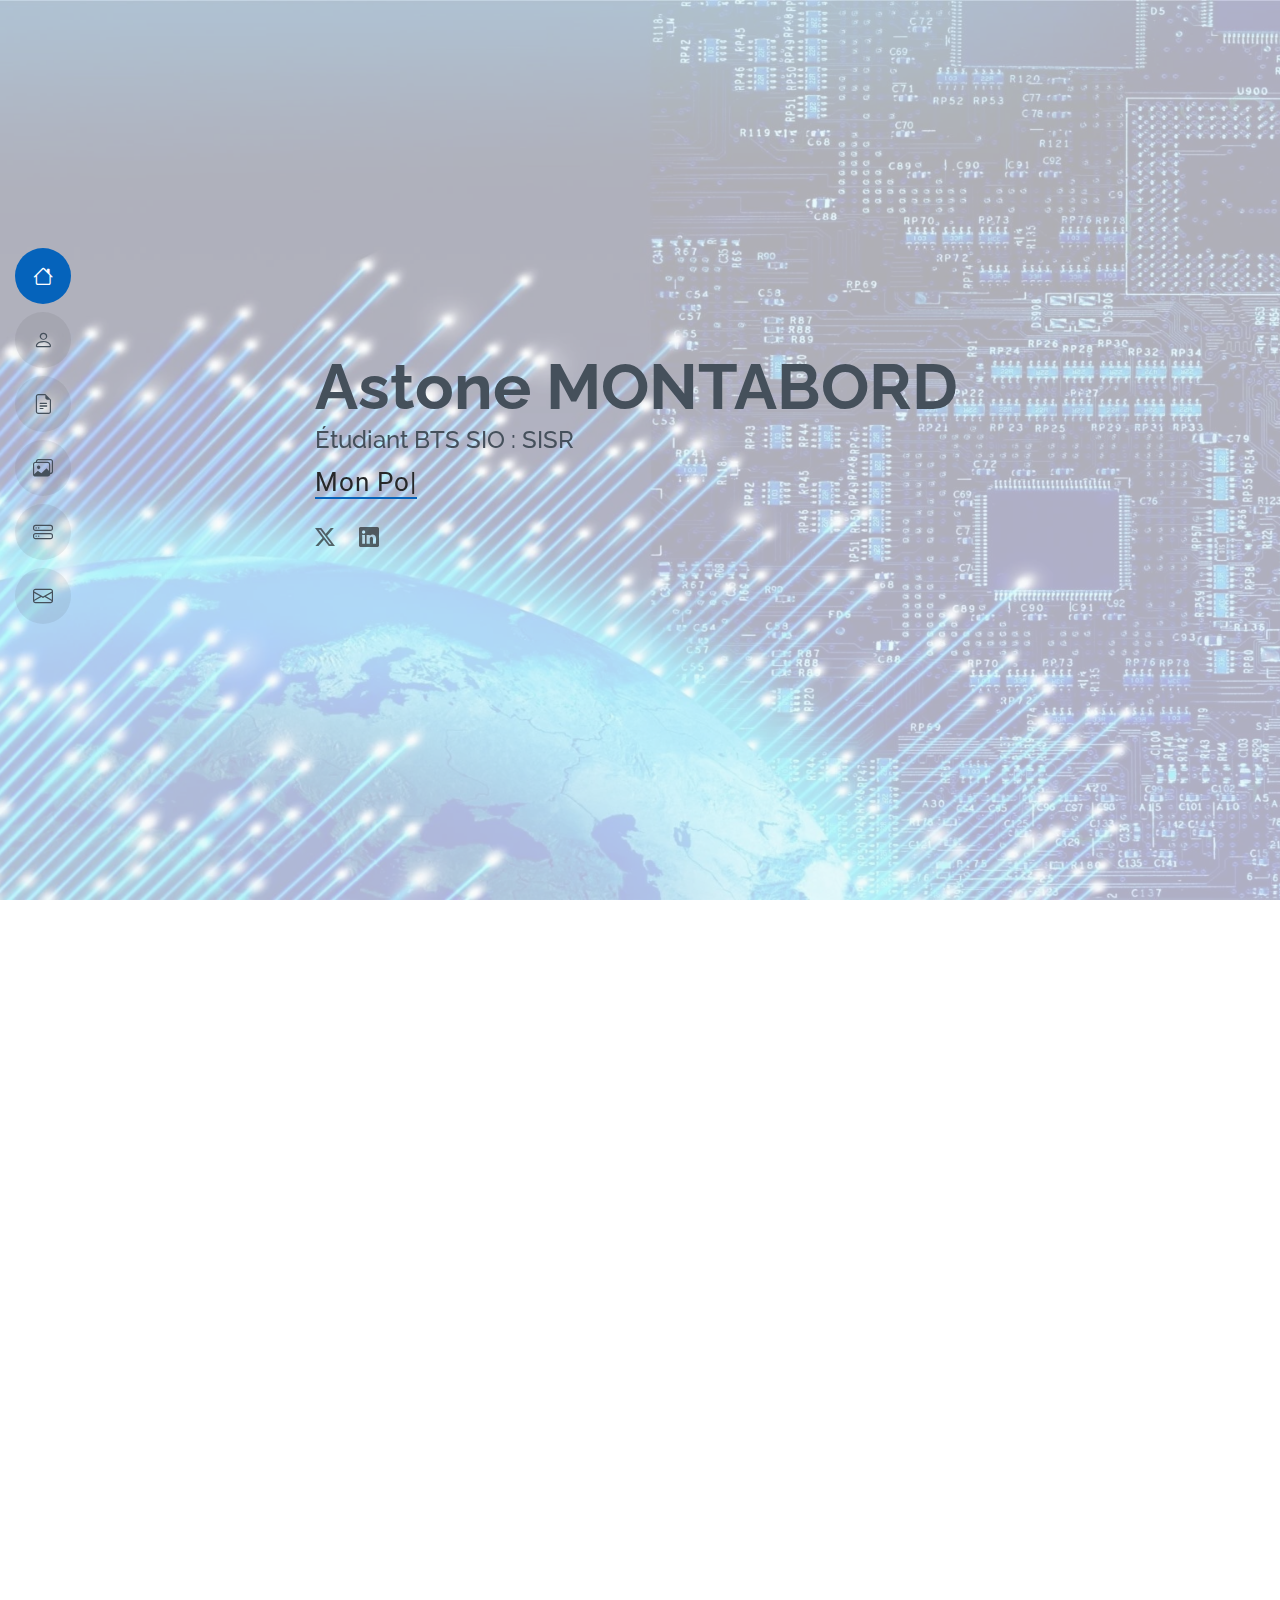
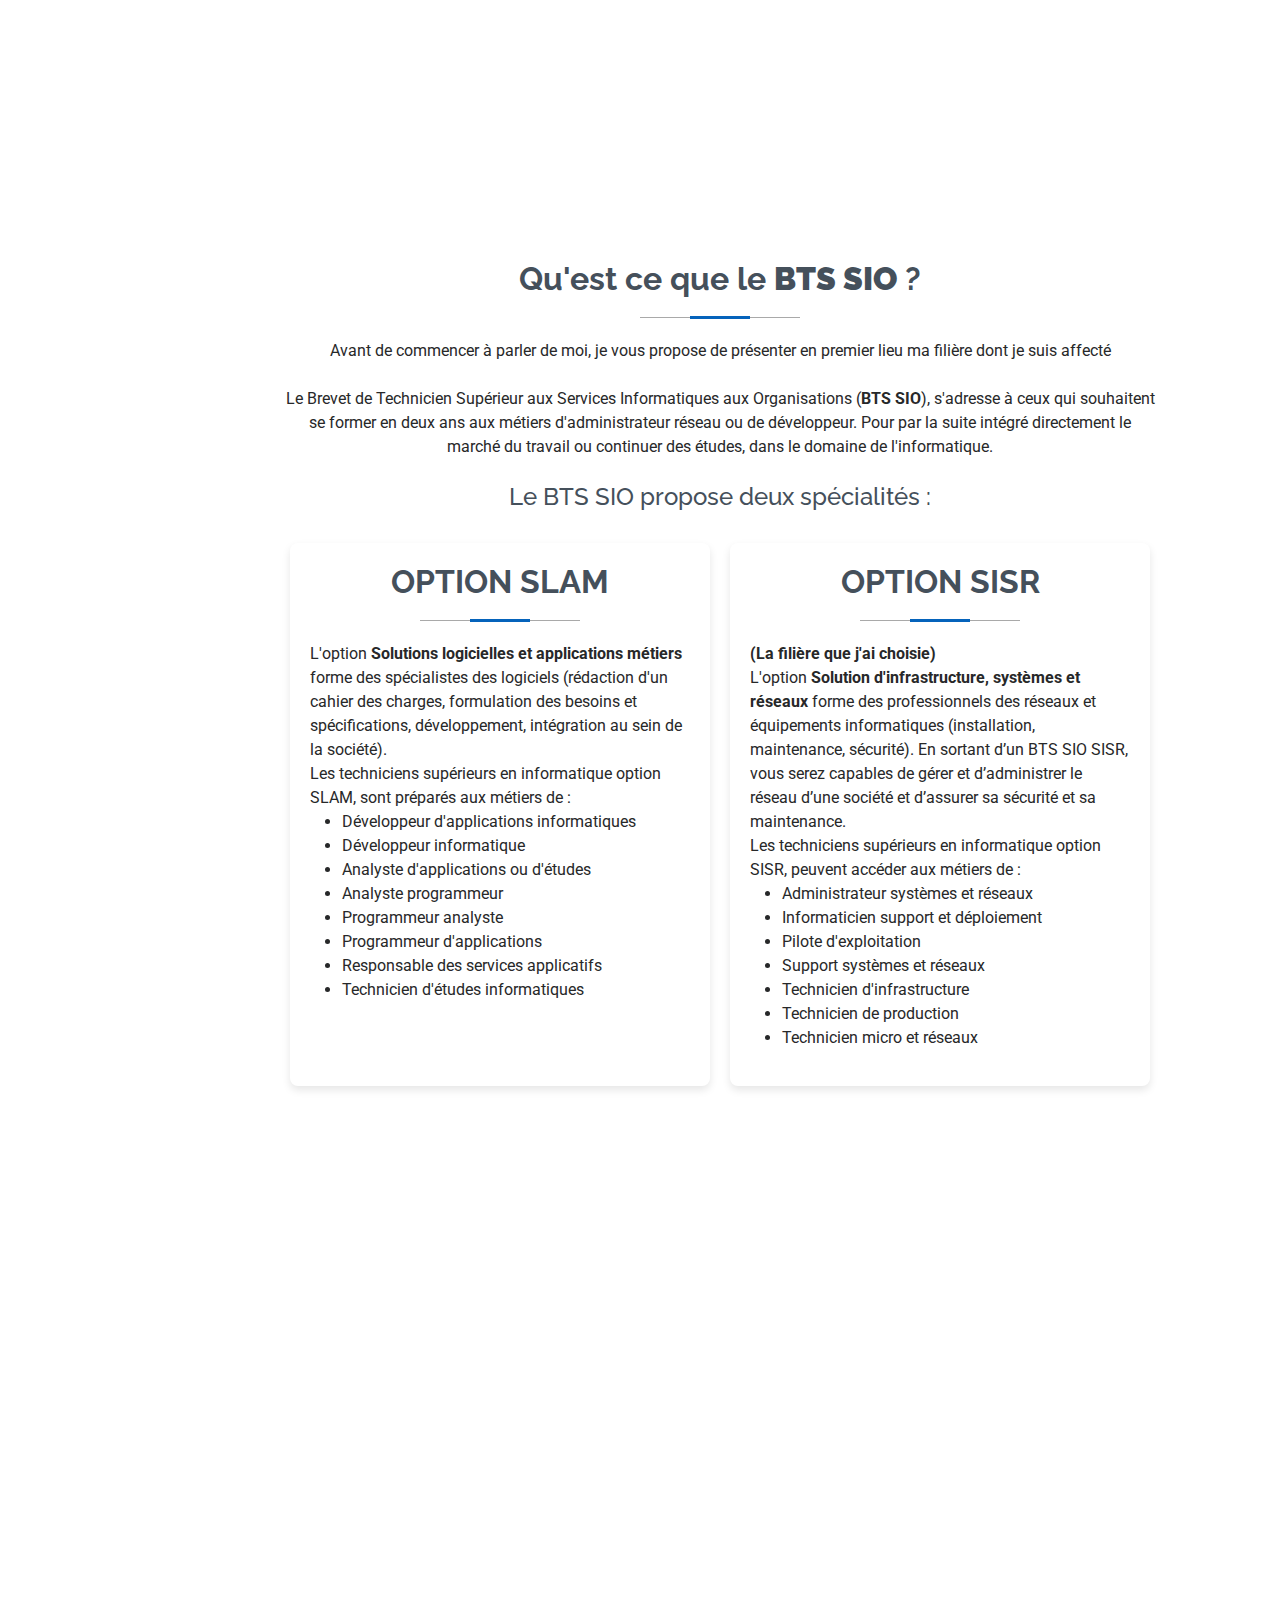
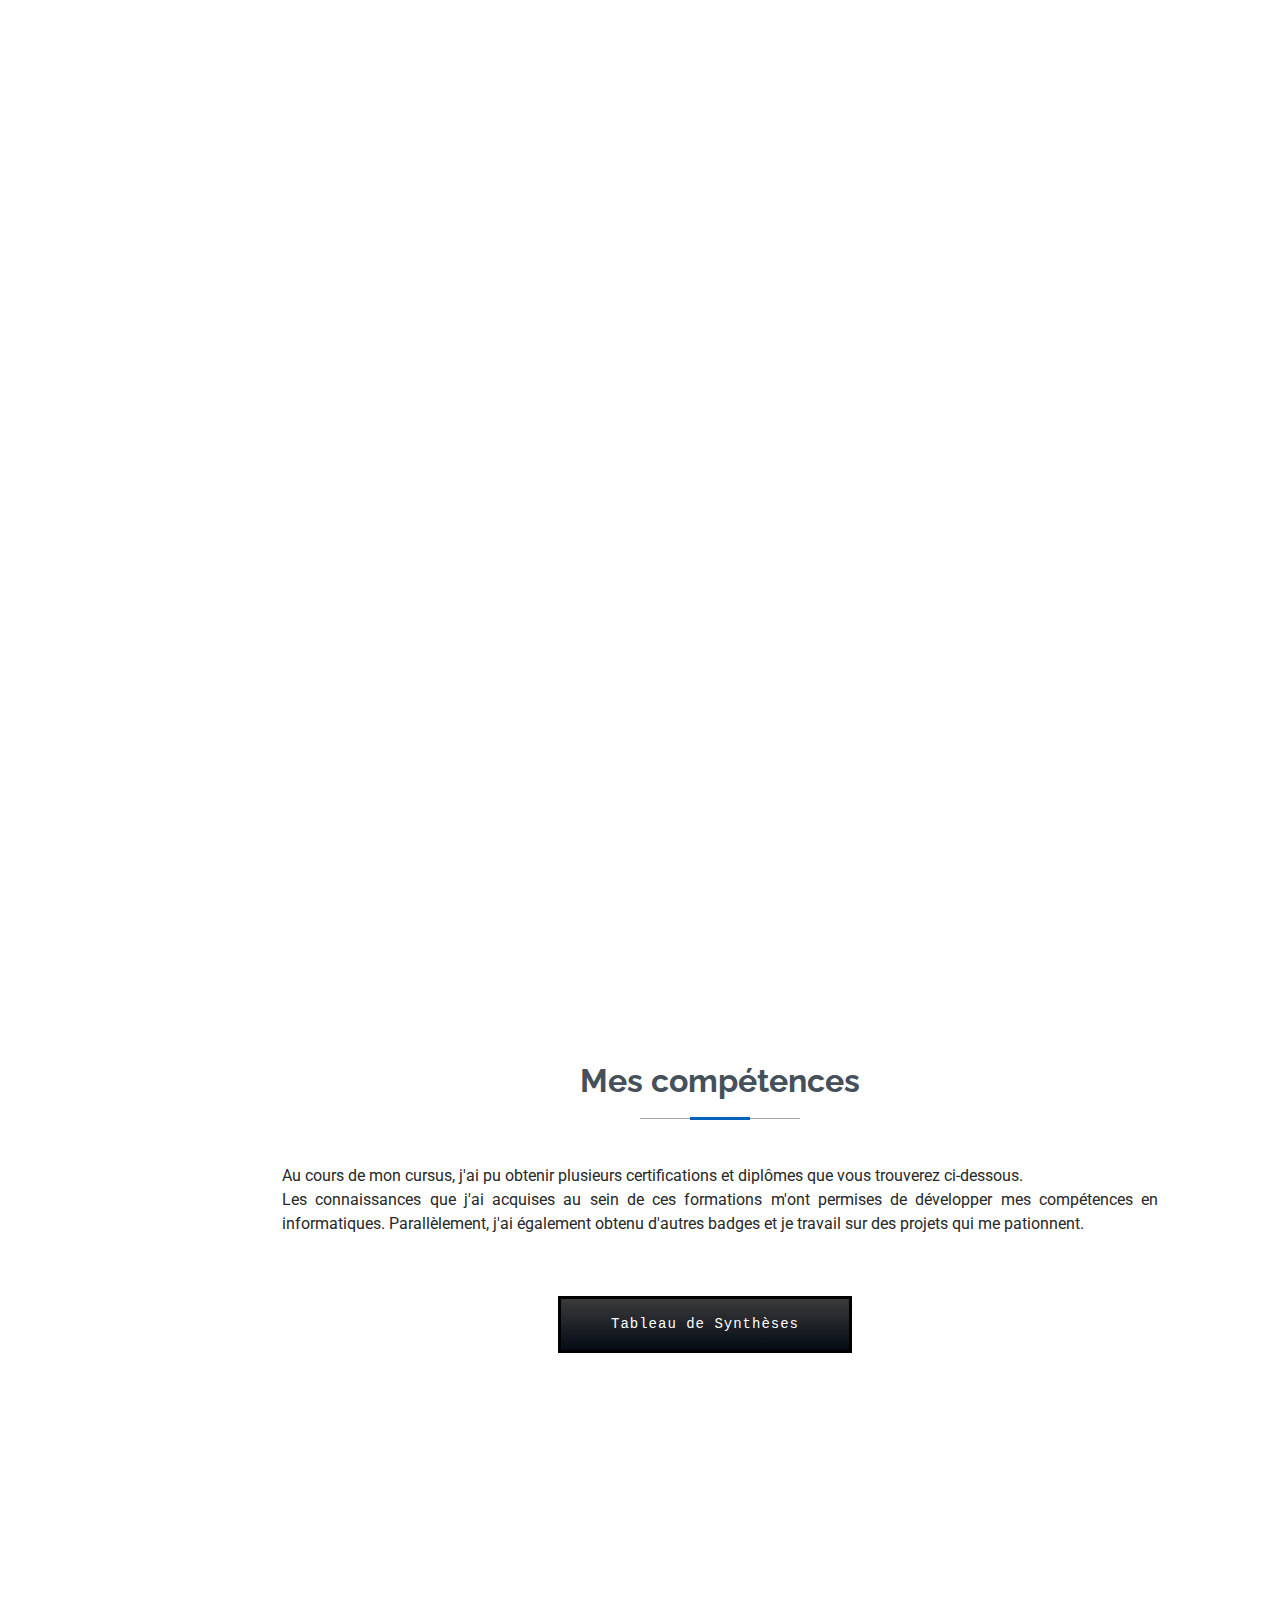
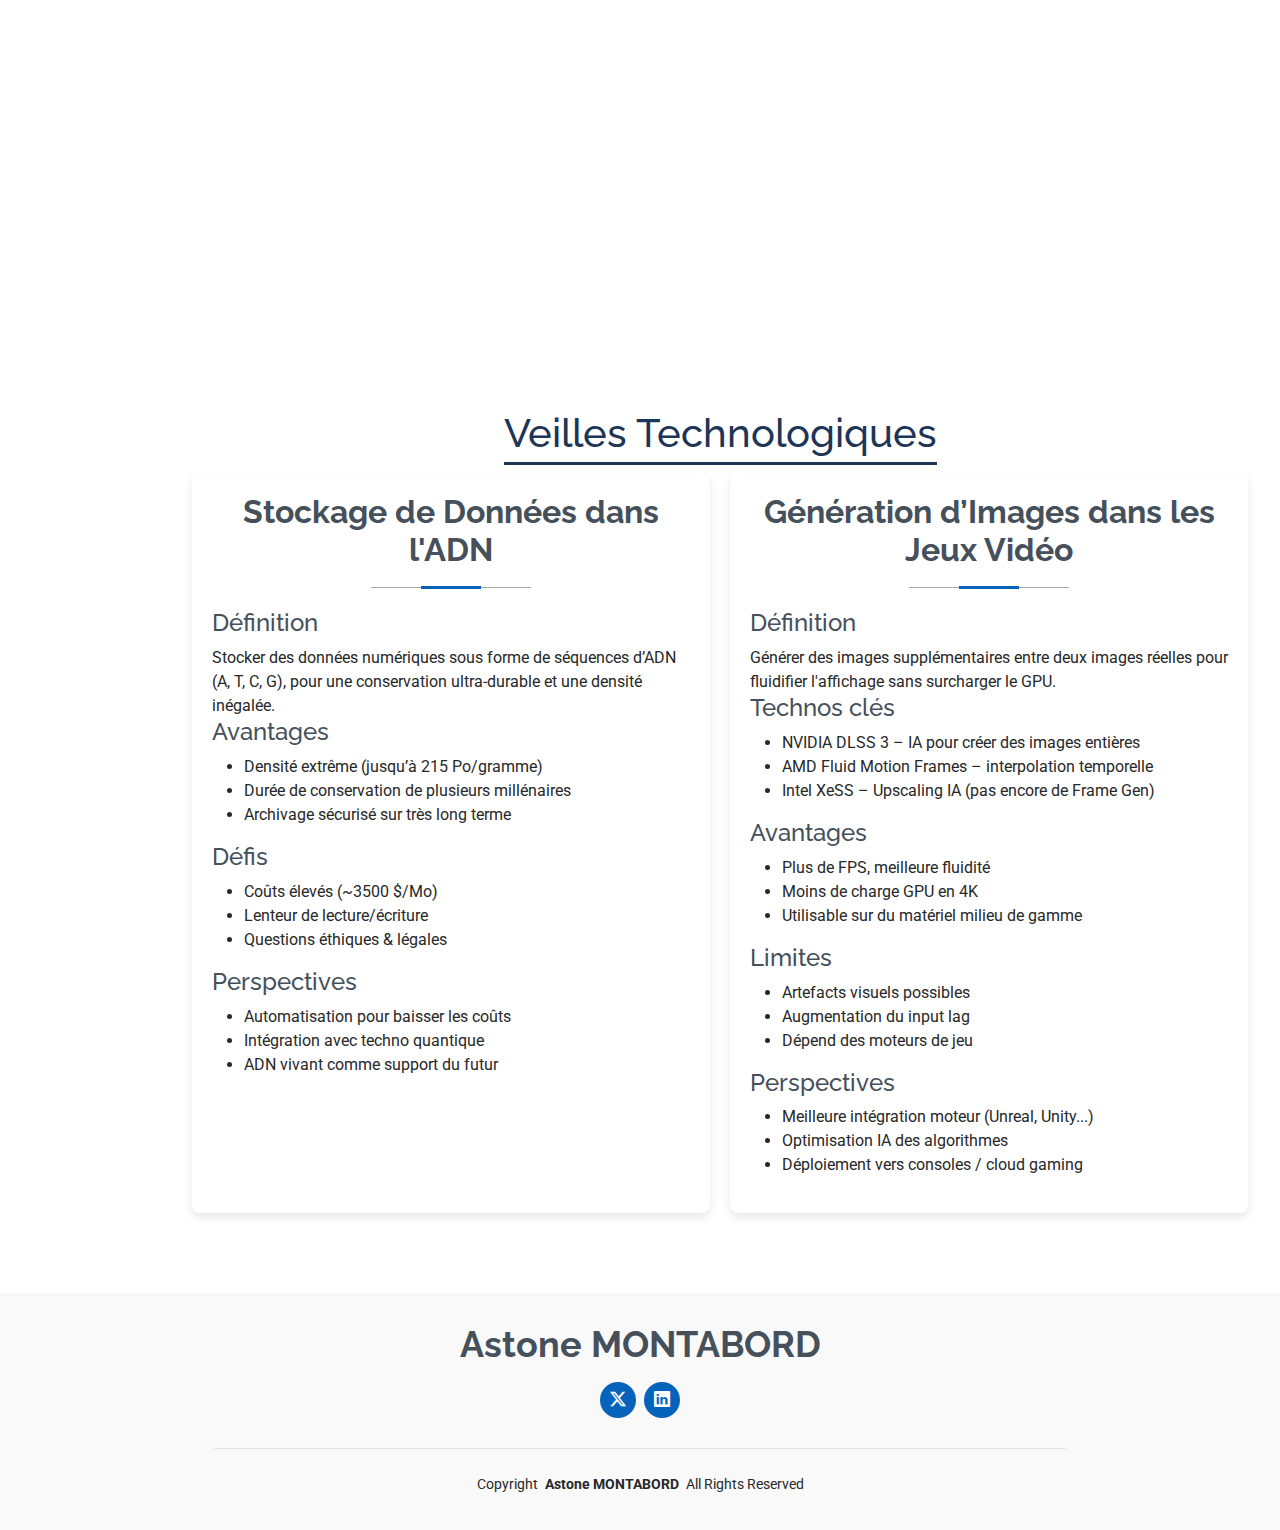
<file: index.html>
<!DOCTYPE html>
<html lang="en">

<head>
  <meta charset="utf-8">
  <meta content="width=device-width, initial-scale=1.0" name="viewport">
  <title>Astone MONTABORD - Portfolio</title>
  <meta content="" name="description">
  <meta content="" name="keywords">

  <!-- Fonts -->
  <link href="https://fonts.googleapis.com" rel="preconnect">
  <link href="https://fonts.gstatic.com" rel="preconnect" crossorigin>
  <link href="https://fonts.googleapis.com/css2?family=Roboto:ital,wght@0,100;0,300;0,400;0,500;0,700;0,900;1,100;1,300;1,400;1,500;1,700;1,900&family=Poppins:ital,wght@0,100;0,200;0,300;0,400;0,500;0,600;0,700;0,800;0,900;1,100;1,200;1,300;1,400;1,500;1,600;1,700;1,800;1,900&family=Raleway:ital,wght@0,100;0,200;0,300;0,400;0,500;0,600;0,700;0,800;0,900;1,100;1,200;1,300;1,400;1,500;1,600;1,700;1,800;1,900&display=swap" rel="stylesheet">

  <!-- Vendor CSS Files -->
  <link href="assets/vendor/bootstrap/css/bootstrap.min.css" rel="stylesheet">
  <link href="assets/vendor/bootstrap-icons/bootstrap-icons.css" rel="stylesheet">
  <link href="assets/vendor/aos/aos.css" rel="stylesheet">
  <link href="assets/vendor/glightbox/css/glightbox.min.css" rel="stylesheet">
  <link href="assets/vendor/swiper/swiper-bundle.min.css" rel="stylesheet">

  <!-- Main CSS File -->
  <link href="assets/css/main.css" rel="stylesheet">

  <!-- =======================================================
  * Template Name: MyResume
  * Template URL: https://bootstrapmade.com/free-html-bootstrap-template-my-resume/
  * Updated: Jun 29 2024 with Bootstrap v5.3.3
  * Author: BootstrapMade.com
  * License: https://bootstrapmade.com/license/
  ======================================================== -->
</head>

<body class="index-page">

  <header id="header" class="header d-flex flex-column justify-content-center">

    <i class="header-toggle d-xl-none bi bi-list"></i>

    <nav id="navmenu" class="navmenu">
      <ul>
        <li><a href="#hero" class="active"><i class="bi bi-house navicon"></i><span>Accueil</span></a></li>
        <li><a href="#about"><i class="bi bi-person navicon"></i><span>À Propos</span></a></li>
        <li><a href="#resume"><i class="bi bi-file-earmark-text navicon"></i><span>Parcours</span></a></li>
        <li><a href="#portfolio"><i class="bi bi-images navicon"></i><span>Projets</span></a></li>
        <li><a href="#services"><i class="bi bi-hdd-stack navicon"></i><span>Veilles</span></a></li>
        <li><a href="#contact"><i class="bi bi-envelope navicon"></i><span>Contact</span></a></li>
      </ul>
    </nav>

  </header>

  <main class="main">

    <!-- Hero Section -->
    <section id="hero" class="hero section light-background">

      <img src="assets/img/hero-bg.jpg" alt="">

      <div class="container" data-aos="zoom-out">
        <div class="row justify-content-center">
          <div class="col-lg-9">
            <h2>Astone MONTABORD</h2>
            <h4>Étudiant BTS SIO : SISR</h4>
            <p><span class="typed" data-typed-items="Mon Portfolio"></span><span class="typed-cursor typed-cursor--blink" aria-hidden="true"></span></p>
            <div class="social-links">
              <a href="#"><i class="bi bi-twitter-x"></i></a>
              <a href="https://fr.linkedin.com/in/astone-montabord-47ba61276"><i class="bi bi-linkedin"></i></a>
            </div>
          </div>
        </div>
      </div>

    </section><!-- /Hero Section -->

    <!-- About Section -->
    <section id="about" class="about section">

      <!-- Section Title -->
      <div class="container section-title" data-aos="fade-up">
        <h2>À PROPOS</h2>
      </div><!-- End Section Title -->

      <div class="container" data-aos="fade-up" data-aos-delay="100">

        <div class="row gy-4 justify-content-center">
          <div class="col-lg-4">
            <img src="assets/img/profile-img.jpg" class="img-fluid" alt="">
          </div>
          <div class="col-lg-8 content">
            <h2>Présentation :</h2>
            <p>
              Bonjour,<br>
              Je m'appelle Astone.<br>
              J'étudie au Lycée Ort Mayer Daniel de Montreuil.<br>
              Je suis actuellement en 2 ème année de BTS SIO (Services Informatiques aux Organisations) option SISR (Solution d'Infrastructure Système et Réseau).<br>
              J'ai choisi cette spécialité car je suis attiré par la conception et la maintenance d'infrastructures réseaux.<br>
              Je souhaite poursuivre mon cursus en Licence Pro - Licence Professionnelle Métiers de l'Informatique : Administration et Sécurité des Systèmes et Réseaux Parcours Réseaux d'Entreprise.<br>
              Je suis donc à la recherche d'une entreprise pour m'accompagner de septembre 2025 à septembre 2026.<br>
            </p>
            <div class="row">
              <div class="col-lg-6">
                <ul>
                  <li><i class="bi bi-chevron-right"></i> <strong>Anniversaire:</strong> <span>22 Septembre 2005</span></li>
                  <li><i class="bi bi-chevron-right"></i> <strong>Téléphone:</strong> <span>06 ** ** ** **</span></li>
                  <li><i class="bi bi-chevron-right"></i> <strong>Ville:</strong> <span>** ** ** **, France</span></li>
                </ul>
              </div>
              <div class="col-lg-6">
                <ul>
                  <li><i class="bi bi-chevron-right"></i> <strong>Âge:</strong> <span>19 ans</span></li>
                  <li><i class="bi bi-chevron-right"></i> <strong>Niveau d'étude:</strong> <span>2nd année de BTS</span></li>
                  <li><i class="bi bi-chevron-right"></i> <strong>Email:</strong> <span>astonemontabord@gmail.com</span></li>
                </ul>
              </div>
            </div>
            <p class="py-3"><br>
              <div style="margin-right: 30px" class="button_slide">
                <a href="docs/CV/Astone MONTABORD - CV.pdf" target="_blank">
                  Consulter mon CV
                </a>
              </div>
            </div>
            </p>
          </div>
        </div>

      </div>

    </section><!-- /About Section -->

     <!-- ======= BtS Section ======= -->
     <section id="about" class="facts">
      <div class="container">

        <div class="section-title" >
          <h2>Qu'est ce que le <b >BTS SIO</b> ?</h2>
		  <p>Avant de commencer à parler de moi, je vous propose de présenter en premier lieu ma filière dont je suis affecté</p>
		  <br>
          <p>Le Brevet de Technicien Supérieur aux Services Informatiques aux Organisations (<b class="neon2">BTS SIO</b>), s'adresse à ceux qui souhaitent se former en deux ans aux métiers d'administrateur réseau ou de développeur. Pour par la suite intégré directement le marché du travail ou continuer des études, dans le domaine de l'informatique.</p>
		<br><h4>Le BTS SIO propose deux spécialités :</h4><br>
		<div class="row justify-content-around spec_bts">

          <div class="options">
            <div class="option-box wide">
              <h2>OPTION SLAM</h2>
              <p>
                L'option <strong>Solutions logicielles et applications métiers</strong> forme des spécialistes des logiciels (rédaction d'un cahier des charges, formulation des besoins et spécifications, développement, intégration au sein de la société).
              </p>
              <p>Les techniciens supérieurs en informatique option SLAM, sont préparés aux métiers de :</p>
              <ul>
                <li>Développeur d'applications informatiques</li>
                <li>Développeur informatique</li>
                <li>Analyste d'applications ou d'études</li>
                <li>Analyste programmeur</li>
                <li>Programmeur analyste</li>
                <li>Programmeur d'applications</li>
                <li>Responsable des services applicatifs</li>
                <li>Technicien d'études informatiques</li>
              </ul>
            </div>

            <div class="option-box wide">
              <h2>OPTION SISR</h2>
              <p><strong>(La filière que j'ai choisie)</strong></p>
              <p>
                L'option <strong>Solution d'infrastructure, systèmes et réseaux</strong> forme des professionnels des réseaux et équipements informatiques (installation, maintenance, sécurité).
                En sortant d’un BTS SIO SISR, vous serez capables de gérer et d’administrer le réseau d’une société et d’assurer sa sécurité et sa maintenance.
              </p>
              <p>Les techniciens supérieurs en informatique option SISR, peuvent accéder aux métiers de :</p>
              <ul>
                <li>Administrateur systèmes et réseaux</li>
                <li>Informaticien support et déploiement</li>
                <li>Pilote d'exploitation</li>
                <li>Support systèmes et réseaux</li>
                <li>Technicien d'infrastructure</li>
                <li>Technicien de production</li>
                <li>Technicien micro et réseaux</li>
              </ul>
            </div>
          </div>
            </div>
		</div>
      </div>
    </section><!-- Fin BTS Section -->

    <!-- Resume Section -->
    <section id="resume" class="resume section">

      <!-- Section Title -->
      <div class="container section-title" data-aos="fade-up">
        <h2>Parcours</h2>
        <p>Mon parcours académique, mes diverses formations et mon expérience professionnelle.</p>
      </div><!-- End Section Title -->

      <div class="container">

        <div class="row">

          <div class="col-lg-6" data-aos="fade-up" data-aos-delay="100">
            <h3 class="resume-title">Parcours scolaire</h3>
            <div class="resume-item">
              <h4>BTS</h4>
              <h5>2023 - Aujourd'hui</h5>
              <p><em>Lycée ORT Daniel Mayer – Montreuil</em></p>
              <p>BTS SIO - Option : SISR</p>
            </div><!-- Edn Resume Item -->

            <div class="resume-item">
              <h4>Lycée</h4>
              <h5>2020 - 2023</h5>
              <p><em>Lycée Pierre de Coubertin - Meaux</em></p>
              <p>Terminale STI2D - Option : SIN</p>
              <p>Mention : Assez bien</p>
            </div><!-- Edn Resume Item -->

            <div class="resume-item">
              <h4>Collège</h4>
              <h5>2017 - 2020</h5>
              <p><em>Collège Mon Plaisir - Crécy la Chapelle</em></p>
              <p>Brevet - Mention : Très bien</p>
            </div><!-- Edn Resume Item -->

            <h3 class="resume-title">Expériences professionnelles</h3>
            <div class="resume-item">
              <a href="serris-hdv.html"><h4><u>Stage Hôtel de Ville de Serris</u></h4></a>
              <h5>Janvier 2025 - Février 2025 (5 semaines)</h5>
              <p><em>Stage BTS SIO de 2ème année</em></p>
              <a href="https://www.serris.fr"><p>Web Site : serris.fr</p></a>
            </div><!-- Edn Resume Item -->

            <div class="resume-item">
              <a href="vde-agglo.html"><h4><u>Stage Val d'Europe Agglomération</u></h4></a>
              <h5>Mai 2024 - Juillet 2024 (6 semaines)</h5>
              <p><em>Stage BTS SIO de 1ère année</em></p>
              <a href="https://www.valdeuropeagglo.fr/"><p>Web Site : valdeuropeagglo.fr</p></a>
            </div><!-- Edn Resume Item -->

            <div class="resume-item">
              <h4>Stage EMI Tertiaire</h4>
              <h5>Décembre 2019 (3semaines)</h5>
              <p><em>Stage d'observation de 3ème</em></p>
              <p></p>
            </div><!-- Edn Resume Item -->

          </div>

          <div class="col-lg-6" data-aos="fade-up" data-aos-delay="200">
            <h3 class="resume-title">Centres d'intérêt</h3>
            <div class="resume-item">
              <h4>Hardware</h4>
              <h5>2015 - Aujourd'hui</h5>
              <p><em>
                    Apprendre, comprendre, manipuler et rester en veille...<br>
                    Voilà tout ce que le monde de l'hardware m'a enseigné au cours de ma vie en plus d'être l'un des grands pivots concernant mon choix d'études.
              </em></p>
            </div><!-- Edn Resume Item -->

            <div class="resume-item">
              <h4>Jeux vidéos</h4>
              <h5>2015 - Aujourd'hui</h5>
              <p><em>
                    Bien que considéré comme un passe temps pour certains, les jeux vidéos, en plus de me divertir, ont orienté ma curiosité vers la création et l'administration de serveurs afin d'héberger mes sessions de jeux avec mes amis.<br>
                    Cela a grandement orienté le choix de mes études en systèmes et réseaux.
              </em></p>
            </div><!-- Edn Resume Item -->

            <div class="resume-item">
              <h4>Tir à l'arc</h4>
              <h5>2018 - 2020</h5>
              <p><em>
                    Alliant concentration, précision et persévérance, le tir à l'arc est le sport me correspondant le plus.<br>
                    Son aspect compétitif est également l'un des aspects qui me plaît beaucoup. Cela m'a value de remporter 2 fois le titre de roitelet.
              </em></p>
            </div><!-- Edn Resume Item -->

          </div>

        </div>

      </div>

      <div>

      </div>

    </section><!-- /Resume Section -->

    <section>
      <div class="container">
        <div class="section-title">
          <h2>Mes compétences</h2>
          <br>
          <p style="text-align: justify">
              <span class="alinea-text">Au</span> cours de mon cursus, j'ai pu obtenir plusieurs certifications et diplômes que vous trouverez
              ci-dessous.<br>
              Les connaissances que j'ai acquises au sein de ces formations m'ont permises de développer mes compétences en informatiques.
              Parallèlement, j'ai également obtenu d'autres badges et je travail sur des projets qui me pationnent.
          </p>
        </div>

        <center><div style="margin-right: 30px" class="button_slide">
          <a href="docs/Tableau%20de%20Synthèse/Synthèse%20Epreuve%20E5%202025.pdf" target="_blank">
            Tableau de Synthèses
          </a>
        </div>
      </center>

          <!-- Portfolio Section -->
          <section id="" class="portfolio section">

            <!-- Section Title -->
            <div class="container section-title" data-aos="fade-up">
              <h3><b><span class="alinea-text"></span>Diplômes et Certifications :</b></h3>
              <p class="fst-italic"><span class="alinea-text"><span class="alinea-text">Mes</span></span> différents diplômes, badges et certifications obtenus.</p>
            </div><!-- End Section Title -->

            <div class="container">

              <div class="isotope-layout" data-default-filter="*" data-layout="masonry" data-sort="original-order">

                <ul class="portfolio-filters isotope-filters" data-aos="fade-up" data-aos-delay="100">
                  <li data-filter="*" class="filter-active">Tous</li>
                  <li data-filter=".filter-diplome">Diplômes</li>
                  <li data-filter=".filter-badge">Badges</li>
                  <li data-filter=".filter-certif">Certifications</li>
                </ul><!-- End Portfolio Filters -->

                <div class="row gy-4 isotope-container" data-aos="fade-up" data-aos-delay="200">

                  <div class="col-lg-4 col-md-6 portfolio-item isotope-item filter-badge">
                    <img src="assets/img/networkacademylearn-a-thon2023.png" class="img-fluid" alt="">
                    <div class="portfolio-info">
                      <h4>Networking Academy Learn-A-Thon 2023</h4>
                      <p>Badge</p>
                      <a href="https://www.credly.com/badges/ea0b21e1-9c38-4b5e-b101-d2e6643639d3" title="More Details" class="details-link"><i class="bi bi-link-45deg"></i></a>
                    </div>
                  </div><!-- End Portfolio Item -->

                  <div class="col-lg-4 col-md-6 portfolio-item isotope-item filter-badge">
                    <img src="assets/img/introcybersecu.png" class="img-fluid" alt="">
                    <div class="portfolio-info">
                      <h4>Introduction à la Cybersécurité</h4>
                      <p>Badge</p>
                      <a href="https://www.credly.com/badges/afe2d35b-fd38-44ff-85e1-237b8cc032f1" title="More Details" class="details-link"><i class="bi bi-link-45deg"></i></a>
                    </div>
                  </div><!-- End Portfolio Item -->

                  <div class="col-lg-4 col-md-6 portfolio-item isotope-item filter-certif">
                    <img src="assets/img/ndglinux.png" class="img-fluid" alt="">
                    <div class="portfolio-info">
                      <h4>Partner: NDG Linux Unhatched</h4>
                      <p>Certification</p>
                      <a href="docs/certificats/Partner-_NDG_Linux_Unhatched_certificate_astonemontabord-gmail-com_f86e3d23-421e-4a26-abda-eeb3e2334610.pdf" title="More Details" class="details-link"><i class="bi bi-link-45deg"></i></a>
                    </div>
                  </div><!-- End Portfolio Item -->

                  <div class="col-lg-4 col-md-6 portfolio-item isotope-item filter-certif">
                    <img src="assets/img/introcybersecu.png" class="img-fluid" alt="">
                    <div class="portfolio-info">
                      <h4>Introduction à la Cybersécurité</h4>
                      <p>Certification</p>
                      <a href="docs/certificats/Introduction_to_Cybersecurity_certificate_astonemontabord-gmail-com_6fe4d78a-e2db-4bd9-a0fe-c7b4533c5009.pdf" title="More Details" class="details-link"><i class="bi bi-link-45deg"></i></a>
                    </div>
                  </div><!-- End Portfolio Item -->

              </div>

            </div>


          </section><!-- /Portfolio Section -->

        <!-- Outils / Logiciels utilisés -->
        <section id="tools" class="portfolio section">

          <div class="container section-title" data-aos="fade-up">
            <h3><b>Outils & Logiciels utilisés :</b></h3>
            <p class="fst-italic">Voici les différents outils et environnements que j’ai utilisés durant l’année, classés par catégories.</p>
          </div>

          <div class="container">

            <div class="isotope-layout" data-default-filter="*" data-layout="masonry" data-sort="original-order">

              <!-- Filtres -->
              <ul class="portfolio-filters isotope-filters" data-aos="fade-up" data-aos-delay="100">
                <li data-filter="*" class="filter-active">Tous</li>
                <li data-filter=".filter-ide">IDE / Code</li>
                <li data-filter=".filter-reseau">Réseau</li>
                <li data-filter=".filter-virtualisation">Virtualisation / OS</li>
                <li data-filter=".filter-cloud">Cloud</li>
                <li data-filter=".filter-ia">Outils IA</li>
              </ul>

              <!-- Grille de logos -->
              <div class="tools-grid isotope-container" data-aos="fade-up" data-aos-delay="200">

                <!-- IDE -->
                <div class="tool-card isotope-item filter-ide">
                  <img src="assets/img/logos/phpstorm.png" alt="PhpStorm">
                </div>

                <div class="tool-card isotope-item filter-ide">
                  <img src="assets/img/logos/intellijidea.png" alt="IntelliJ IDEA">
                </div>

                <div class="tool-card isotope-item filter-ide">
                  <img src="assets/img/logos/github.png" alt="GitHub">
                </div>

                <div class="tool-card isotope-item filter-ide">
                  <img src="assets/img/logos/gitbash.png" alt="Git Bash">
                </div>

                <!-- Réseau -->
                <div class="tool-card isotope-item filter-reseau">
                  <img src="assets/img/logos/putty.png" alt="PuTTY">
                </div>

                <div class="tool-card isotope-item filter-reseau">
                  <img src="assets/img/logos/mobaxtern.png" alt="MobaXterm">
                </div>

                <div class="tool-card isotope-item filter-reseau">
                  <img src="assets/img/logos/packettracer.png" alt="Packet Tracer">
                </div>

                <div class="tool-card isotope-item filter-reseau">
                  <img src="assets/img/logos/wamp.png" alt="WAMP">
                </div>

                <div class="tool-card isotope-item filter-reseau">
                  <img src="assets/img/logos/cisco.png" alt="Cisco">
                </div>

                <!-- Virtualisation -->
                <div class="tool-card isotope-item filter-virtualisation">
                  <img src="assets/img/logos/vmware.png" alt="VMware">
                </div>

                <div class="tool-card isotope-item filter-virtualisation">
                  <img src="assets/img/logos/virtualbox.png" alt="VirtualBox">
                </div>

                <div class="tool-card isotope-item filter-virtualisation">
                  <img src="assets/img/logos/docker.png" alt="Docker">
                </div>

                <!-- Cloud -->
                <div class="tool-card isotope-item filter-cloud">
                  <img src="assets/img/logos/azure.png" alt="Azure">
                </div>

                <!-- IA -->
                <div class="tool-card isotope-item filter-ia">
                  <img src="assets/img/logos/chatgpt.png" alt="ChatGPT">
                </div>

                <div class="tool-card isotope-item filter-ia">
                  <img src="assets/img/logos/deepseek.png" alt="DeepSeek">
                </div>

                <div class="tool-card isotope-item filter-ia">
                  <img src="assets/img/logos/lechat.png" alt="Le Chat IA">
                </div>

              </div><!-- End grid -->
            </div>
          </div>
        </section>



        <br>

      </div>
      <!-- Fin Documentations -->
    </section>


    <!-- Portfolio Section -->
    <section id="portfolio" class="portfolio section">

      <!-- Section Title -->
      <div class="container section-title" data-aos="fade-up">
        <h2>Projets</h2>
        <p>Voici l'ensemble de mes projets réalisés au cours de mon BTS :</p>
      </div><!-- End Section Title -->

      <div class="container">

        <div class="isotope-layout" data-default-filter="*" data-layout="masonry" data-sort="original-order">

          <ul class="portfolio-filters isotope-filters" data-aos="fade-up" data-aos-delay="100">
            <li data-filter="*" class="filter-active">Tous</li>
            <li data-filter=".filter-scolaire">Scolaire</li>
            <li data-filter=".filter-personnel">Personnel</li>
          </ul><!-- End Portfolio Filters -->

          <div class="row gy-4 isotope-container" data-aos="fade-up" data-aos-delay="200">

            <div class="col-lg-4 col-md-6 portfolio-item isotope-item filter-scolaire">
              <img src="assets/img/veliko%20img.jpg" class="img-fluid" alt="">
              <div class="portfolio-info">
                <h4>Veliko</h4>
                <p>Système - coop sisr/slam</p>
                <a href="assets/img/veliko%20img.jpg" title="Veliko" data-gallery="portfolio-gallery-app" class="glightbox preview-link"><i class="bi bi-zoom-in"></i></a>
                <a href="projet-veliko.html" title="More Details" class="details-link"><i class="bi bi-link-45deg"></i></a>
              </div>
            </div><!-- End Portfolio Item -->

            <div class="col-lg-4 col-md-6 portfolio-item isotope-item filter-scolaire">
              <img src="assets/img/Projet%20Hopital.png" class="img-fluid" alt="">
              <div class="portfolio-info">
                <h4>Projet Hôpital</h4>
                <p>Infra - Cisco</p>
                <a href="assets/img/Projet%20Hopital.png" title="Hôpital" data-gallery="portfolio-gallery-product" class="glightbox preview-link"><i class="bi bi-zoom-in"></i></a>
                <a href="projet-hopital.html" title="More Details" class="details-link"><i class="bi bi-link-45deg"></i></a>
              </div>
            </div><!-- End Portfolio Item -->

            <!--<div class="col-lg-4 col-md-6 portfolio-item isotope-item filter-scolaire">
              <img src="assets/img/win-srv-logo.png" class="img-fluid" alt="">
              <div class="portfolio-info">
                <h4>Projet Windows Server</h4>
                <p>Système - Windows Server</p>
                <a href="assets/img/win-srv-logo.png" title="Windows Server" data-gallery="portfolio-gallery-product" class="glightbox preview-link"><i class="bi bi-zoom-in"></i></a>
                <a href="projet_win-srv.html" title="More Details" class="details-link"><i class="bi bi-link-45deg"></i></a>
              </div>
            </div>&lt;!&ndash; End Portfolio Item &ndash;&gt;-->

            <div class="col-lg-4 col-md-6 portfolio-item isotope-item filter-personnel">
              <img src="assets/img/logos/github.png" class="img-fluid" alt="">
              <div class="portfolio-info">
                <h4>Projet Portfolio</h4>
                <p>Peronnel - Portfolio</p>
                <a href="assets/img/profile-img.jpg" title="Portfolio" data-gallery="portfolio-gallery-product" class="glightbox preview-link"><i class="bi bi-zoom-in"></i></a>
                <a href="index.html" title="More Details" class="details-link"><i class="bi bi-link-45deg"></i></a>
              </div>
            </div><!-- End Portfolio Item -->

            <div class="col-lg-4 col-md-6 portfolio-item isotope-item filter-personnel">
              <img src="assets/img/logos/archlinux.png" class="img-fluid" alt="">
              <div class="portfolio-info">
                <h4>I use Arch BTW</h4>
                <p>Peronnel - Archlinux</p>
                <a href="assets/img/logos/archlinux.png" title="ArchLinux" data-gallery="portfolio-gallery-product" class="glightbox preview-link"><i class="bi bi-zoom-in"></i></a>
                <a href="projet-archlinux.html" title="More Details" class="details-link"><i class="bi bi-link-45deg"></i></a>
              </div>
            </div><!-- End Portfolio Item -->

            <!--<div class="col-lg-4 col-md-6 portfolio-item isotope-item filter-app">
              <img src="assets/img/masonry-portfolio/masonry-portfolio-4.jpg" class="img-fluid" alt="">
              <div class="portfolio-info">
                <h4>App 2</h4>
                <p>Lorem ipsum, dolor sit</p>
                <a href="assets/img/masonry-portfolio/masonry-portfolio-4.jpg" title="App 2" data-gallery="portfolio-gallery-app" class="glightbox preview-link"><i class="bi bi-zoom-in"></i></a>
                <a href="vde-agglo.html" title="More Details" class="details-link"><i class="bi bi-link-45deg"></i></a>
              </div>
            </div>&lt;!&ndash; End Portfolio Item &ndash;&gt;

            <div class="col-lg-4 col-md-6 portfolio-item isotope-item filter-product">
              <img src="assets/img/masonry-portfolio/masonry-portfolio-5.jpg" class="img-fluid" alt="">
              <div class="portfolio-info">
                <h4>Product 2</h4>
                <p>Lorem ipsum, dolor sit</p>
                <a href="assets/img/masonry-portfolio/masonry-portfolio-5.jpg" title="Product 2" data-gallery="portfolio-gallery-product" class="glightbox preview-link"><i class="bi bi-zoom-in"></i></a>
                <a href="vde-agglo.html" title="More Details" class="details-link"><i class="bi bi-link-45deg"></i></a>
              </div>
            </div>&lt;!&ndash; End Portfolio Item &ndash;&gt;

            <div class="col-lg-4 col-md-6 portfolio-item isotope-item filter-branding">
              <img src="assets/img/masonry-portfolio/masonry-portfolio-6.jpg" class="img-fluid" alt="">
              <div class="portfolio-info">
                <h4>Branding 2</h4>
                <p>Lorem ipsum, dolor sit</p>
                <a href="assets/img/masonry-portfolio/masonry-portfolio-6.jpg" title="Branding 2" data-gallery="portfolio-gallery-branding" class="glightbox preview-link"><i class="bi bi-zoom-in"></i></a>
                <a href="vde-agglo.html" title="More Details" class="details-link"><i class="bi bi-link-45deg"></i></a>
              </div>
            </div>&lt;!&ndash; End Portfolio Item &ndash;&gt;

            <div class="col-lg-4 col-md-6 portfolio-item isotope-item filter-app">
              <img src="assets/img/masonry-portfolio/masonry-portfolio-7.jpg" class="img-fluid" alt="">
              <div class="portfolio-info">
                <h4>App 3</h4>
                <p>Lorem ipsum, dolor sit</p>
                <a href="assets/img/masonry-portfolio/masonry-portfolio-7.jpg" title="App 3" data-gallery="portfolio-gallery-app" class="glightbox preview-link"><i class="bi bi-zoom-in"></i></a>
                <a href="vde-agglo.html" title="More Details" class="details-link"><i class="bi bi-link-45deg"></i></a>
              </div>
            </div>&lt;!&ndash; End Portfolio Item &ndash;&gt;

            <div class="col-lg-4 col-md-6 portfolio-item isotope-item filter-product">
              <img src="assets/img/masonry-portfolio/masonry-portfolio-8.jpg" class="img-fluid" alt="">
              <div class="portfolio-info">
                <h4>Product 3</h4>
                <p>Lorem ipsum, dolor sit</p>
                <a href="assets/img/masonry-portfolio/masonry-portfolio-8.jpg" title="Product 3" data-gallery="portfolio-gallery-product" class="glightbox preview-link"><i class="bi bi-zoom-in"></i></a>
                <a href="vde-agglo.html" title="More Details" class="details-link"><i class="bi bi-link-45deg"></i></a>
              </div>
            </div>&lt;!&ndash; End Portfolio Item &ndash;&gt;

            <div class="col-lg-4 col-md-6 portfolio-item isotope-item filter-branding">
              <img src="assets/img/masonry-portfolio/masonry-portfolio-9.jpg" class="img-fluid" alt="">
              <div class="portfolio-info">
                <h4>Branding 3</h4>
                <p>Lorem ipsum, dolor sit</p>
                <a href="asseFts/img/masonry-portfolio/masonry-portfolio-9.jpg" title="Branding 2" data-gallery="portfolio-gallery-branding" class="glightbox preview-link"><i class="bi bi-zoom-in"></i></a>
                <a href="vde-agglo.html" title="More Details" class="details-link"><i class="bi bi-link-45deg"></i></a>
              </div>
            </div>&lt;!&ndash; End Portfolio Item &ndash;&gt;&ndash;&gt;-->

          </div><!-- End Portfolio Container -->

        </div>

      </div>

    </section><!-- /Portfolio Section -->

    <br><br><br><br><br>

    <section id="services" class="services section">
      <div class="section-title" style="padding: 20px;">
        <h1 style="text-align: center;">Veilles Technologiques</h1>

        <div class="options">
          <!-- Veille 1 : Stockage ADN -->
          <div class="option-box wide">
            <h2 style="text-align: center;">Stockage de Données dans l'ADN</h2>

            <h4>Définition</h4>
            <p>
              Stocker des données numériques sous forme de séquences d’ADN (A, T, C, G), pour une conservation ultra-durable et une densité inégalée.
            </p>

            <h4>Avantages</h4>
            <ul>
              <li>Densité extrême (jusqu’à 215 Po/gramme)</li>
              <li>Durée de conservation de plusieurs millénaires</li>
              <li>Archivage sécurisé sur très long terme</li>
            </ul>

            <h4>Défis</h4>
            <ul>
              <li>Coûts élevés (~3500 $/Mo)</li>
              <li>Lenteur de lecture/écriture</li>
              <li>Questions éthiques & légales</li>
            </ul>

            <h4>Perspectives</h4>
            <ul>
              <li>Automatisation pour baisser les coûts</li>
              <li>Intégration avec techno quantique</li>
              <li>ADN vivant comme support du futur</li>
            </ul>
          </div>

          <!-- Veille 2 : Frame Generation -->
          <div class="option-box wide">
            <h2 style="text-align: center;">Génération d’Images dans les Jeux Vidéo</h2>

            <h4>Définition</h4>
            <p>
              Générer des images supplémentaires entre deux images réelles pour fluidifier l'affichage sans surcharger le GPU.
            </p>

            <h4>Technos clés</h4>
            <ul>
              <li>NVIDIA DLSS 3 – IA pour créer des images entières</li>
              <li>AMD Fluid Motion Frames – interpolation temporelle</li>
              <li>Intel XeSS – Upscaling IA (pas encore de Frame Gen)</li>
            </ul>

            <h4>Avantages</h4>
            <ul>
              <li>Plus de FPS, meilleure fluidité</li>
              <li>Moins de charge GPU en 4K</li>
              <li>Utilisable sur du matériel milieu de gamme</li>
            </ul>

            <h4>Limites</h4>
            <ul>
              <li>Artefacts visuels possibles</li>
              <li>Augmentation du input lag</li>
              <li>Dépend des moteurs de jeu</li>
            </ul>

            <h4>Perspectives</h4>
            <ul>
              <li>Meilleure intégration moteur (Unreal, Unity...)</li>
              <li>Optimisation IA des algorithmes</li>
              <li>Déploiement vers consoles / cloud gaming</li>
            </ul>
          </div>
        </div>
      </div>
    </section>



      <!-- Contact Section -->
<!--    <section id="contact" class="contact section">

      &lt;!&ndash; Section Title &ndash;&gt;
      <div class="container section-title" data-aos="fade-up">
        <h2>Contact</h2>
        <p>Pour plus d'informations, n'hésitez pas à me contacter en remplissant le formulaire ci-dessous :</p>
        <p>(actuellement, l'état du site ne permet pas d'utiliser le formulaire)</p>
      </div>&lt;!&ndash; End Section Title &ndash;&gt;

      <div class="container" data-aos="fade" data-aos-delay="100">

        <div class="row gy-4">

          <div class="col-lg-4">
            <div class="info-item d-flex" data-aos="fade-up" data-aos-delay="200">
              <i class="bi bi-geo-alt flex-shrink-0"></i>
              <div>
                <h3>Localisation :</h3>
                <p>77 - Crécy la Chapelle, France</p>
              </div>
            </div>&lt;!&ndash; End Info Item &ndash;&gt;

            <div class="info-item d-flex" data-aos="fade-up" data-aos-delay="300">
              <i class="bi bi-telephone flex-shrink-0"></i>
              <div>
                <h3>Téléphone :</h3>
                <p>06 ** ** ** **</p>
              </div>
            </div>&lt;!&ndash; End Info Item &ndash;&gt;

            <div class="info-item d-flex" data-aos="fade-up" data-aos-delay="400">
              <i class="bi bi-envelope flex-shrink-0"></i>
              <div>
                <h3>Email :</h3>
                <p>astonemontabord@gmail.com</p>
              </div>
            </div>&lt;!&ndash; End Info Item &ndash;&gt;

          </div>

          <div class="col-lg-8">
            <form action="forms/contact.php" method="post" class="php-email-form" data-aos="fade-up" data-aos-delay="200">
              <div class="row gy-4">

                <div class="col-md-6">
                  <input type="text" name="name" class="form-control" placeholder="Vôtre Nom" required="">
                </div>

                <div class="col-md-6 ">
                  <input type="email" class="form-control" name="email" placeholder="Vôtre Email" required="">
                </div>

                <div class="col-md-12">
                  <input type="text" class="form-control" name="subject" placeholder="Sujet" required="">
                </div>

                <div class="col-md-12">
                  <textarea class="form-control" name="message" rows="6" placeholder="Message" required=""></textarea>
                </div>

                <div class="col-md-12 text-center">
                  <div class="loading">Chargement</div>
                  <div class="error-message"></div>
                  <div class="sent-message">Vôtre message a bien été envoyé. Merci.</div>

                  <button type="submit">Envoyer le message</button>
                </div>

              </div>
            </form>
          </div>&lt;!&ndash; End Contact Form &ndash;&gt;

        </div>

      </div>

    </section>--><!-- /Contact Section -->

  </main>

  <footer id="footer" class="footer position-relative light-background">
    <div class="container">
      <h3 class="sitename">Astone MONTABORD</h3>
      <div class="social-links d-flex justify-content-center">
        <a href=""><i class="bi bi-twitter-x"></i></a>
        <a href="https://fr.linkedin.com/in/astone-montabord-47ba61276"><i class="bi bi-linkedin"></i></a>
      </div>
      <div class="container">
        <div class="copyright">
          <span>Copyright</span> <strong class="px-1 sitename">Astone MONTABORD</strong> <span>All Rights Reserved</span>
        </div>
        <div class="credits">
          <!-- All the links in the footer should remain intact. -->
          <!-- You can delete the links only if you've purchased the pro version. -->
          <!-- Licensing information: https://bootstrapmade.com/license/ -->
          <!-- Purchase the pro version with working PHP/AJAX contact form: [buy-url] -->
        </div>
      </div>
    </div>
  </footer>

  <!-- Scroll Top -->
  <a href="#" id="scroll-top" class="scroll-top d-flex align-items-center justify-content-center"><i class="bi bi-arrow-up-short"></i></a>

  <!-- Preloader -->
  <div id="preloader"></div>

  <!-- Vendor JS Files -->
  <script src="assets/vendor/bootstrap/js/bootstrap.bundle.min.js"></script>
  <script src="assets/vendor/php-email-form/validate.js"></script>
  <script src="assets/vendor/aos/aos.js"></script>
  <script src="assets/vendor/typed.js/typed.umd.js"></script>
  <script src="assets/vendor/purecounter/purecounter_vanilla.js"></script>
  <script src="assets/vendor/waypoints/noframework.waypoints.js"></script>
  <script src="assets/vendor/glightbox/js/glightbox.min.js"></script>
  <script src="assets/vendor/imagesloaded/imagesloaded.pkgd.min.js"></script>
  <script src="assets/vendor/isotope-layout/isotope.pkgd.min.js"></script>
  <script src="assets/vendor/swiper/swiper-bundle.min.js"></script>

  <!-- Main JS File -->
  <script src="assets/js/main.js"></script>

</body>

</html>
</file>
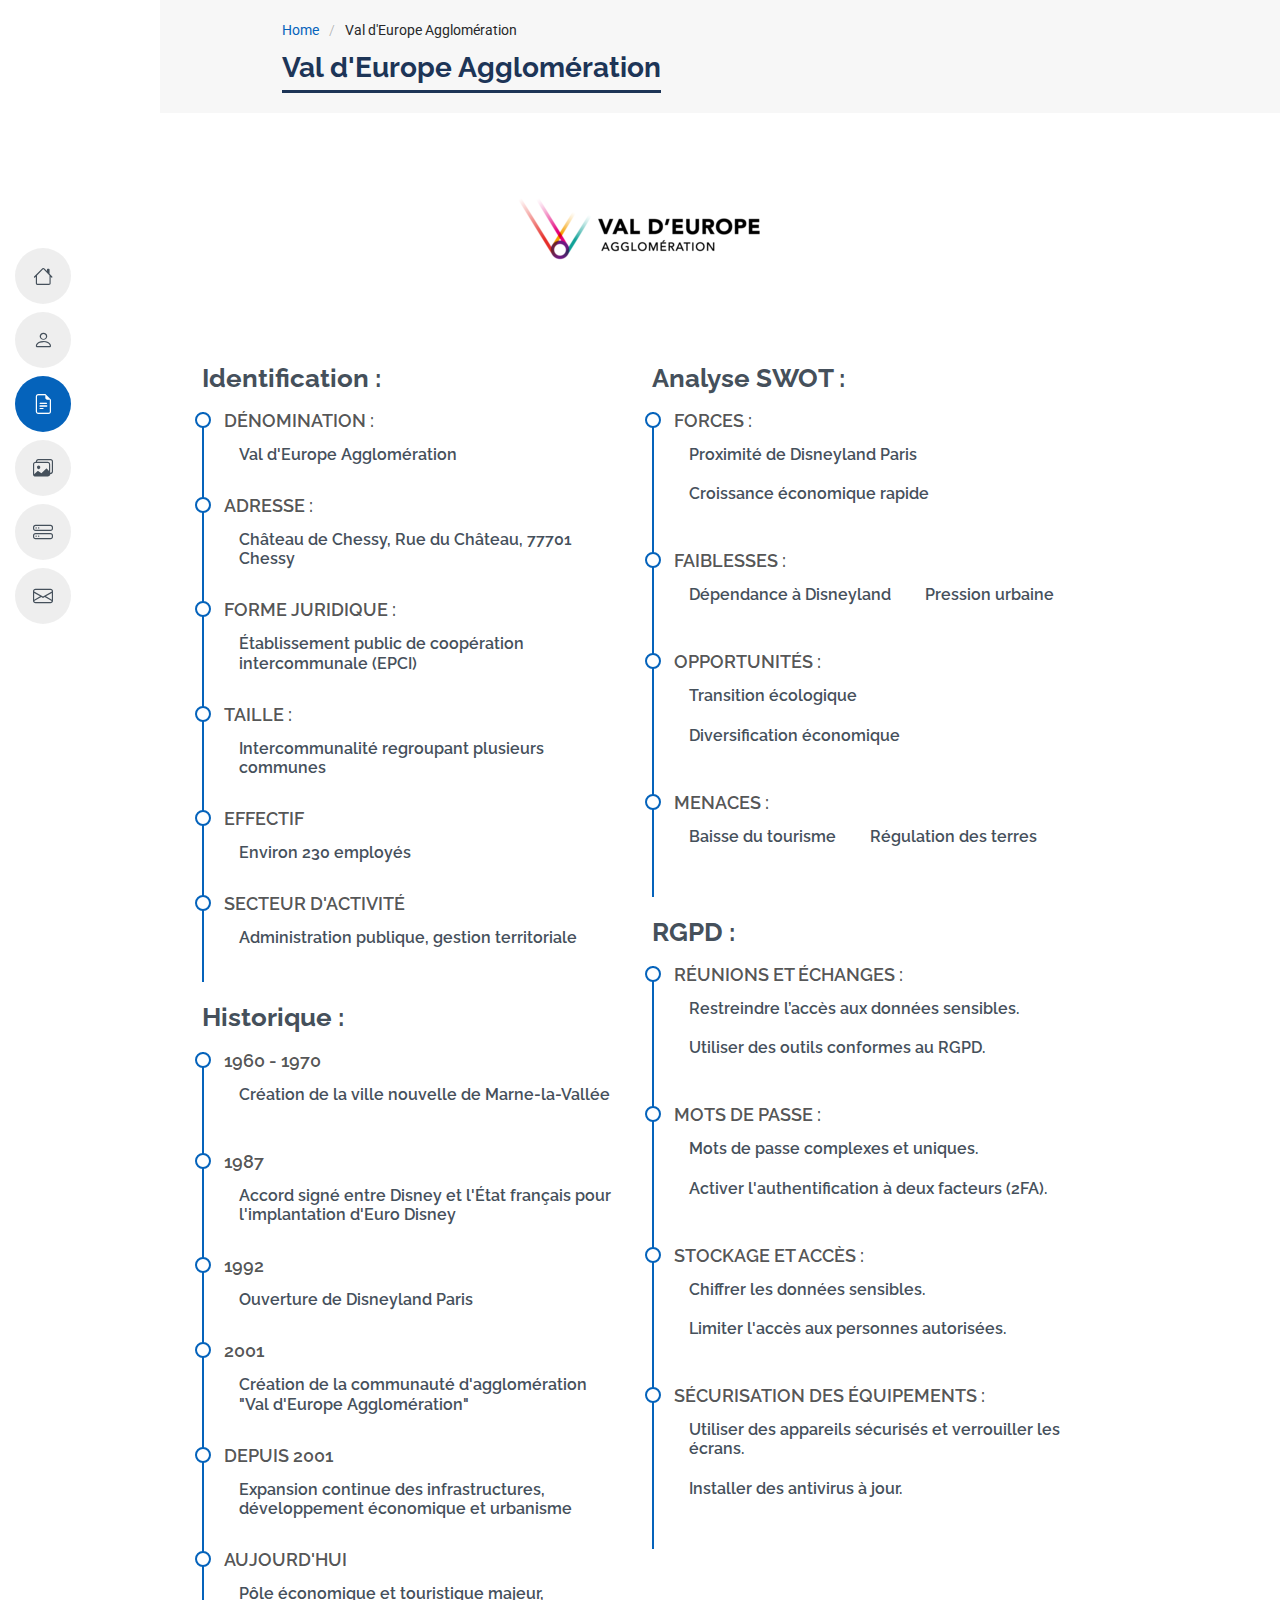
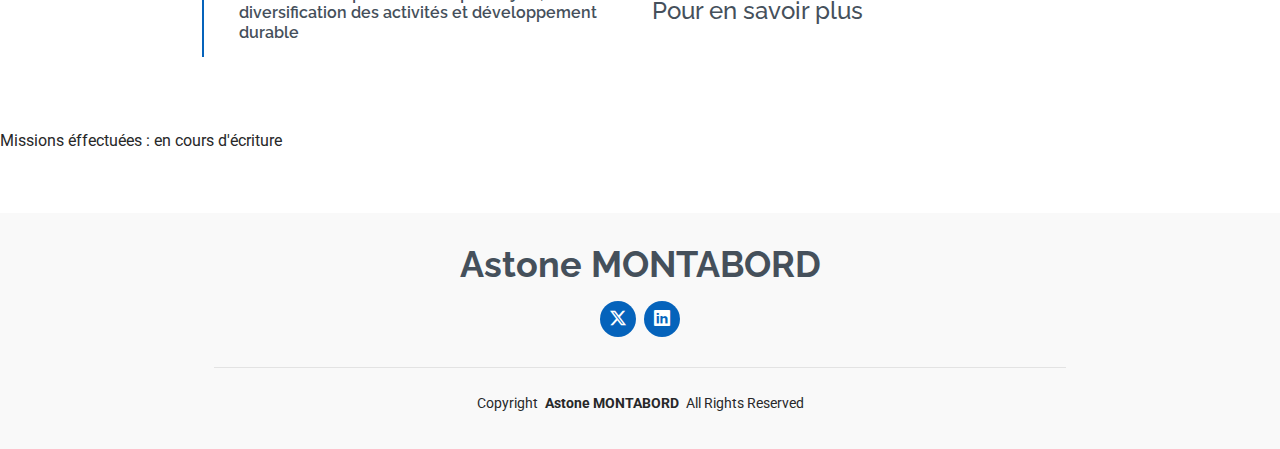
<file: portfolio-details.html>
<!DOCTYPE html>
<html lang="en">

<head>
  <meta charset="utf-8">
  <meta content="width=device-width, initial-scale=1.0" name="viewport">
  <title>Astone MONTABORD - VDEagglo</title>
  <meta content="" name="description">
  <meta content="" name="keywords">


  <!-- Fonts -->
  <link href="https://fonts.googleapis.com" rel="preconnect">
  <link href="https://fonts.gstatic.com" rel="preconnect" crossorigin>
  <link href="https://fonts.googleapis.com/css2?family=Roboto:ital,wght@0,100;0,300;0,400;0,500;0,700;0,900;1,100;1,300;1,400;1,500;1,700;1,900&family=Poppins:ital,wght@0,100;0,200;0,300;0,400;0,500;0,600;0,700;0,800;0,900;1,100;1,200;1,300;1,400;1,500;1,600;1,700;1,800;1,900&family=Raleway:ital,wght@0,100;0,200;0,300;0,400;0,500;0,600;0,700;0,800;0,900;1,100;1,200;1,300;1,400;1,500;1,600;1,700;1,800;1,900&display=swap" rel="stylesheet">

  <!-- Vendor CSS Files -->
  <link href="assets/vendor/bootstrap/css/bootstrap.min.css" rel="stylesheet">
  <link href="assets/vendor/bootstrap-icons/bootstrap-icons.css" rel="stylesheet">
  <link href="assets/vendor/aos/aos.css" rel="stylesheet">
  <link href="assets/vendor/glightbox/css/glightbox.min.css" rel="stylesheet">
  <link href="assets/vendor/swiper/swiper-bundle.min.css" rel="stylesheet">

  <!-- Main CSS File -->
  <link href="assets/css/main.css" rel="stylesheet">

  <!-- =======================================================
  * Template Name: MyResume
  * Template URL: https://bootstrapmade.com/free-html-bootstrap-template-my-resume/
  * Updated: Jun 29 2024 with Bootstrap v5.3.3
  * Author: BootstrapMade.com
  * License: https://bootstrapmade.com/license/
  ======================================================== -->
</head>

<body class="portfolio-details-page">

  <header id="header" class="header d-flex flex-column justify-content-center">

    <i class="header-toggle d-xl-none bi bi-list"></i>

    <nav id="navmenu" class="navmenu">
      <ul>
        <li><a href="#hero"><i class="bi bi-house navicon"></i><span>Home</span></a></li>
        <li><a href="#about"><i class="bi bi-person navicon"></i><span>About</span></a></li>
        <li><a href="#resume"><i class="bi bi-file-earmark-text navicon"></i><span>Resume</span></a></li>
        <li><a href="#portfolio"><i class="bi bi-images navicon"></i><span>Portfolio</span></a></li>
        <li><a href="#services"><i class="bi bi-hdd-stack navicon"></i><span>Services</span></a></li>
        <li><a href="#contact"><i class="bi bi-envelope navicon"></i><span>Contact</span></a></li>
      </ul>
    </nav>

  </header>

  <main class="main">

    <!-- Page Title -->
    <div class="page-title" data-aos="fade">
      <div class="container">
        <nav class="breadcrumbs">
          <ol>
            <li><a href="index.html">Home</a></li>
            <li class="current">Val d'Europe Agglomération</li>
          </ol>
        </nav>
        <h1>Val d'Europe Agglomération</h1>
      </div>
    </div><!-- End Page Title -->
  </main>

  <!-- Resume Section -->
  <section id="resume" class="resume section">

    <!-- Section Title -->
    <div class="container section-title" data-aos="fade-up">
      <img src="assets/img/Logo_Val_d'Europe_Agglomération_2018-1.png">
    </div><!-- End Section Title -->

    <div class="container">

      <div class="row">

        <div class="col-lg-6" data-aos="fade-up" data-aos-delay="100">
          <h3 class="resume-title">Identification :</h3>
          <div class="resume-item">
            <h4>Dénomination :</h4>
            <h5>Val d'Europe Agglomération</h5>
          </div><!-- Edn Resume Item -->

          <div class="resume-item">
            <h4>Adresse :</h4>
            <h5>Château de Chessy, Rue du Château, 77701 Chessy</h5>
          </div><!-- Edn Resume Item -->

          <div class="resume-item">
            <h4>Forme juridique :</h4>
            <h5>Établissement public de coopération intercommunale (EPCI)</h5>
          </div><!-- Edn Resume Item -->

          <div class="resume-item">
            <h4>Taille :</h4>
            <h5>Intercommunalité regroupant plusieurs communes</h5>
          </div><!-- Edn Resume Item -->

          <div class="resume-item">
            <h4>Effectif</h4>
            <h5>Environ 230 employés</h5>
          </div><!-- Edn Resume Item -->

          <div class="resume-item">
            <h4>Secteur d'activité</h4>
            <h5>Administration publique, gestion territoriale</h5>
          </div><!-- Edn Resume Item -->

          <h3 class="resume-title">Historique :</h3>
          <div class="resume-item">
            <h4>1960 - 1970</h4>
            <h5>Création de la ville nouvelle de Marne-la-Vallée
            </h5>
            <p></p>
          </div><!-- Edn Resume Item -->

          <div class="resume-item">
            <h4>1987</h4>
            <h5>Accord signé entre Disney et l'État français pour l'implantation d'Euro Disney</h5>
          </div><!-- Edn Resume Item -->

          <div class="resume-item">
            <h4>1992</h4>
            <h5>Ouverture de Disneyland Paris</h5>
          </div><!-- Edn Resume Item -->

          <div class="resume-item">
            <h4>2001</h4>
            <h5>Création de la communauté d'agglomération "Val d'Europe Agglomération"</h5>
          </div><!-- Edn Resume Item -->

          <div class="resume-item">
            <h4> Depuis 2001</h4>
            <h5>Expansion continue des infrastructures, développement économique et urbanisme</h5>
          </div><!-- Edn Resume Item -->

          <div class="resume-item">
            <h4>Aujourd'hui</h4>
            <h5>Pôle économique et touristique majeur, diversification des activités et développement durable</h5>
          </div><!-- Edn Resume Item -->

        </div>

        <div class="col-lg-6" data-aos="fade-up" data-aos-delay="200">
          <h3 class="resume-title">Analyse SWOT :</h3>
          <div class="resume-item">
            <h4>Forces :</h4>
            <h5>Proximité de Disneyland Paris</h5>
            <h5>Croissance économique rapide</h5>
            <p><em>
            </em></p>
          </div><!-- Edn Resume Item -->

          <div class="resume-item">
            <h4>Faiblesses :</h4>
            <h5>Dépendance à Disneyland</h5>
            <h5>Pression urbaine</h5>
            <p><em>
            </em></p>
          </div><!-- Edn Resume Item -->

          <div class="resume-item">
            <h4>Opportunités :</h4>
            <h5>Transition écologique</h5>
            <h5>Diversification économique</h5>
            <p><em>
            </em></p>
          </div><!-- Edn Resume Item -->

          <div class="resume-item">
            <h4>Menaces :</h4>
            <h5>Baisse du tourisme</h5>
            <h5>Régulation des terres</h5>
            <p><em>
            </em></p>
          </div><!-- Edn Resume Item -->

          <h3 class="resume-title">RGPD :</h3>
          <div class="resume-item">
            <h4>Réunions et échanges :</h4>
            <h5>Restreindre l’accès aux données sensibles.</h5><br>
            <h5>Utiliser des outils conformes au RGPD.</h5>
            <p></p>
          </div><!-- Edn Resume Item -->

          <div class="resume-item">
            <h4>Mots de passe :</h4>
            <h5>Mots de passe complexes et uniques.</h5>
            <h5>Activer l'authentification à deux facteurs (2FA).</h5>
            <p></p>
          </div><!-- Edn Resume Item -->

          <div class="resume-item">
            <h4>Stockage et accès :</h4>
            <h5>Chiffrer les données sensibles.</h5><br>
            <h5>Limiter l'accès aux personnes autorisées.</h5>
            <p></p>
          </div><!-- Edn Resume Item -->

          <div class="resume-item">
            <h4>Sécurisation des équipements :</h4>
            <h5>Utiliser des appareils sécurisés et verrouiller les écrans.</h5>
            <h5>Installer des antivirus à jour.</h5>
            <p></p>
          </div><!-- Edn Resume Item --><br><br>
          <div>
            <a href="docs/stage1/VDE%20Agglo.pptx"><h4>Pour en savoir plus</h4></a>

          </div>

        </div>

      </div>

    </div>

    <div><br><br><br>
      Missions éffectuées : en cours d'écriture
    </div>

  </section><!-- /Resume Section -->

  <footer id="footer" class="footer position-relative light-background">
    <div class="container">
      <h3 class="sitename">Astone MONTABORD</h3>
      <div class="social-links d-flex justify-content-center">
        <a href=""><i class="bi bi-twitter-x"></i></a>
        <a href="https://fr.linkedin.com/in/astone-montabord-47ba61276"><i class="bi bi-linkedin"></i></a>
      </div>
      <div class="container">
        <div class="copyright">
          <span>Copyright</span> <strong class="px-1 sitename">Astone MONTABORD</strong> <span>All Rights Reserved</span>
        </div>
        <div class="credits">
          <!-- All the links in the footer should remain intact. -->
          <!-- You can delete the links only if you've purchased the pro version. -->
          <!-- Licensing information: https://bootstrapmade.com/license/ -->
          <!-- Purchase the pro version with working PHP/AJAX contact form: [buy-url] -->
        </div>
      </div>
    </div>
  </footer>

  <!-- Scroll Top -->
  <a href="#" id="scroll-top" class="scroll-top d-flex align-items-center justify-content-center"><i class="bi bi-arrow-up-short"></i></a>

  <!-- Preloader -->
  <div id="preloader"></div>

  <!-- Vendor JS Files -->
  <script src="assets/vendor/bootstrap/js/bootstrap.bundle.min.js"></script>
  <script src="assets/vendor/php-email-form/validate.js"></script>
  <script src="assets/vendor/aos/aos.js"></script>
  <script src="assets/vendor/typed.js/typed.umd.js"></script>
  <script src="assets/vendor/purecounter/purecounter_vanilla.js"></script>
  <script src="assets/vendor/waypoints/noframework.waypoints.js"></script>
  <script src="assets/vendor/glightbox/js/glightbox.min.js"></script>
  <script src="assets/vendor/imagesloaded/imagesloaded.pkgd.min.js"></script>
  <script src="assets/vendor/isotope-layout/isotope.pkgd.min.js"></script>
  <script src="assets/vendor/swiper/swiper-bundle.min.js"></script>

  <!-- Main JS File -->
  <script src="assets/js/main.js"></script>

</body>

</html>
</file>
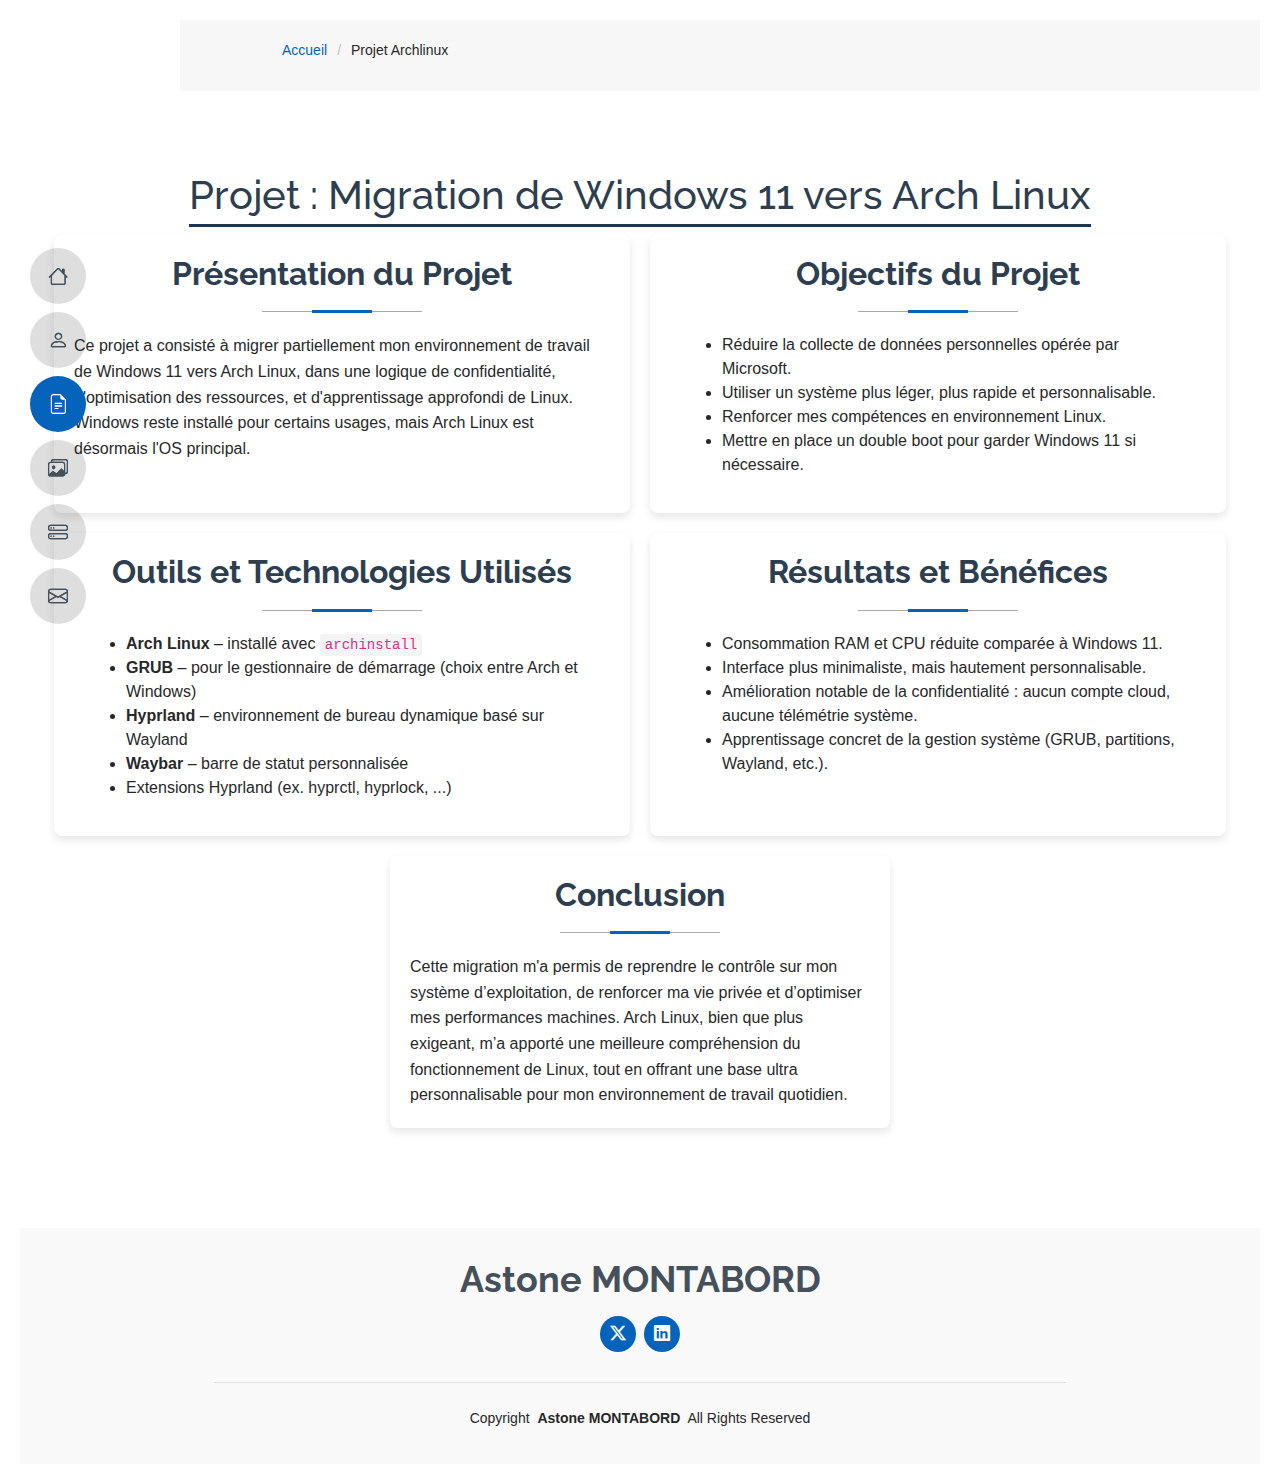
<file: projet-archlinux.html>
<!DOCTYPE html>
<html lang="en">

<head>
    <meta charset="utf-8">
    <meta content="width=device-width, initial-scale=1.0" name="viewport">
    <title>Projet Veliko</title>
    <meta content="" name="description">
    <meta content="" name="keywords">

    <!-- Favicons -->
    <link href="assets/img/favicon.png" rel="icon">
    <link href="assets/img/apple-touch-icon.png" rel="apple-touch-icon">

    <!-- Fonts -->
    <link href="https://fonts.googleapis.com" rel="preconnect">
    <link href="https://fonts.gstatic.com" rel="preconnect" crossorigin>
    <link href="https://fonts.googleapis.com/css2?family=Roboto:ital,wght@0,100;0,300;0,400;0,500;0,700;0,900;1,100;1,300;1,400;1,500;1,700;1,900&family=Poppins:ital,wght@0,100;0,200;0,300;0,400;0,500;0,600;0,700;0,800;0,900;1,100;1,200;1,300;1,400;1,500;1,600;1,700;1,800;1,900&family=Raleway:ital,wght@0,100;0,200;0,300;0,400;0,500;0,600;0,700;0,800;0,900;1,100;1,200;1,300;1,400;1,500;1,600;1,700;1,800;1,900&display=swap" rel="stylesheet">

    <!-- Vendor CSS Files -->
    <link href="assets/vendor/bootstrap/css/bootstrap.min.css" rel="stylesheet">
    <link href="assets/vendor/bootstrap-icons/bootstrap-icons.css" rel="stylesheet">
    <link href="assets/vendor/aos/aos.css" rel="stylesheet">
    <link href="assets/vendor/glightbox/css/glightbox.min.css" rel="stylesheet">
    <link href="assets/vendor/swiper/swiper-bundle.min.css" rel="stylesheet">

    <!-- Main CSS File -->
    <link href="assets/css/main.css" rel="stylesheet">

    <!-- =======================================================
    * Template Name: MyResume
    * Template URL: https://bootstrapmade.com/free-html-bootstrap-template-my-resume/
    * Updated: Jun 29 2024 with Bootstrap v5.3.3
    * Author: BootstrapMade.com
    * License: https://bootstrapmade.com/license/
    ======================================================== -->
</head>

<body class="starter-page-page">

<header id="header" class="header d-flex flex-column justify-content-center">

    <i class="header-toggle d-xl-none bi bi-list"></i>

    <nav id="navmenu" class="navmenu">
        <ul>
            <li><a href="index.html#hero" class="active"><i class="bi bi-house navicon"></i><span>Accueil</span></a></li>
            <li><a href="index.html#about"><i class="bi bi-person navicon"></i><span>À Propos</span></a></li>
            <li><a href="index.html#resume"><i class="bi bi-file-earmark-text navicon"></i><span>Parcours</span></a></li>
            <li><a href="index.html#portfolio"><i class="bi bi-images navicon"></i><span>Projets</span></a></li>
            <li><a href="index.html#services"><i class="bi bi-hdd-stack navicon"></i><span>Veilles</span></a></li>
            <li><a href="index.html#contact"><i class="bi bi-envelope navicon"></i><span>Contact</span></a></li>
        </ul>
    </nav>

</header>

<!DOCTYPE html>
<html lang="en">

<head>
    <meta charset="utf-8">
    <meta content="width=device-width, initial-scale=1.0" name="viewport">
    <title>Astone MONTABORD - Projet Archlinux</title>
    <meta content="" name="description">
    <meta content="" name="keywords">


    <!-- Fonts -->
    <link href="https://fonts.googleapis.com" rel="preconnect">
    <link href="https://fonts.gstatic.com" rel="preconnect" crossorigin>
    <link href="https://fonts.googleapis.com/css2?family=Roboto:ital,wght@0,100;0,300;0,400;0,500;0,700;0,900;1,100;1,300;1,400;1,500;1,700;1,900&family=Poppins:ital,wght@0,100;0,200;0,300;0,400;0,500;0,600;0,700;0,800;0,900;1,100;1,200;1,300;1,400;1,500;1,600;1,700;1,800;1,900&family=Raleway:ital,wght@0,100;0,200;0,300;0,400;0,500;0,600;0,700;0,800;0,900;1,100;1,200;1,300;1,400;1,500;1,600;1,700;1,800;1,900&display=swap" rel="stylesheet">

    <!-- Vendor CSS Files -->
    <link href="assets/vendor/bootstrap/css/bootstrap.min.css" rel="stylesheet">
    <link href="assets/vendor/bootstrap-icons/bootstrap-icons.css" rel="stylesheet">
    <link href="assets/vendor/aos/aos.css" rel="stylesheet">
    <link href="assets/vendor/glightbox/css/glightbox.min.css" rel="stylesheet">
    <link href="assets/vendor/swiper/swiper-bundle.min.css" rel="stylesheet">

    <!-- Main CSS File -->
    <link href="assets/css/main.css" rel="stylesheet">

    <!-- =======================================================
    * Template Name: MyResume
    * Template URL: https://bootstrapmade.com/free-html-bootstrap-template-my-resume/
    * Updated: Jun 29 2024 with Bootstrap v5.3.3
    * Author: BootstrapMade.com
    * License: https://bootstrapmade.com/license/
    ======================================================== -->
</head>

<body class="portfolio-details-page">

<header id="header" class="header d-flex flex-column justify-content-center">

    <i class="header-toggle d-xl-none bi bi-list"></i>

    <nav id="navmenu" class="navmenu">
        <ul>
            <li><a href="index.html#hero" class="active"><i class="bi bi-house navicon"></i><span>Accueil</span></a></li>
            <li><a href="index.html#about"><i class="bi bi-person navicon"></i><span>À Propos</span></a></li>
            <li><a href="index.html#resume"><i class="bi bi-file-earmark-text navicon"></i><span>Parcours</span></a></li>
            <li><a href="index.html#portfolio"><i class="bi bi-images navicon"></i><span>Projets</span></a></li>
            <li><a href="index.html#services"><i class="bi bi-hdd-stack navicon"></i><span>Veilles</span></a></li>
            <li><a href="index.html#contact"><i class="bi bi-envelope navicon"></i><span>Contact</span></a></li>
        </ul>
    </nav>

</header>

<main class="main">

    <!-- Page Title -->
    <div class="page-title" data-aos="fade">
        <div class="container">
            <nav class="breadcrumbs">
                <ol>
                    <li><a href="index.html">Accueil</a></li>
                    <li class="current">Projet Archlinux</li>
                </ol>
            </nav>
        </div>
    </div><!-- End Page Title -->
</main>

<!-- Resume Section -->
<section id="resume" class="resume section">

    <!DOCTYPE html>
    <html lang="fr">
    <head>
        <meta charset="UTF-8">
        <meta name="viewport" content="width=device-width, initial-scale=1.0">
        <title>Projet Archlinux</title>
        <style>
            body {
                font-family: Arial, sans-serif;
                margin: 20px;
                text-align: center;
            }
            h1, h2 {
                color: #2C3E50;
            }
            p {
                line-height: 1.6;
                margin-bottom: 20px;
            }
            ul {
                margin-left: 20px;
                margin-right: 20px;
                display: inline-block;
                text-align: left;
            }
            code {
                background-color: #f4f4f4;
                padding: 3px 5px;
                border-radius: 3px;
            }
        </style>
    </head>
    <div class="section-title projet-archlinux" style="padding: 20px;">
        <h1 style="text-align: center;">Projet : Migration de Windows 11 vers Arch Linux</h1>

        <!-- Bloc 1 : Présentation + Objectifs -->
        <div class="options">
            <div class="option-box wide">
                <h2>Présentation du Projet</h2>
                <p>
                    Ce projet a consisté à migrer partiellement mon environnement de travail de Windows 11 vers Arch Linux,
                    dans une logique de confidentialité, d'optimisation des ressources, et d'apprentissage approfondi de Linux.
                    Windows reste installé pour certains usages, mais Arch Linux est désormais l'OS principal.
                </p>
            </div>

            <div class="option-box wide">
                <h2>Objectifs du Projet</h2>
                <ul>
                    <li>Réduire la collecte de données personnelles opérée par Microsoft.</li>
                    <li>Utiliser un système plus léger, plus rapide et personnalisable.</li>
                    <li>Renforcer mes compétences en environnement Linux.</li>
                    <li>Mettre en place un double boot pour garder Windows 11 si nécessaire.</li>
                </ul>
            </div>
        </div>

        <!-- Bloc 2 : Outils utilisés + Résultats -->
        <div class="options">
            <div class="option-box wide">
                <h2>Outils et Technologies Utilisés</h2>
                <ul>
                    <li><strong>Arch Linux</strong> – installé avec <code>archinstall</code></li>
                    <li><strong>GRUB</strong> – pour le gestionnaire de démarrage (choix entre Arch et Windows)</li>
                    <li><strong>Hyprland</strong> – environnement de bureau dynamique basé sur Wayland</li>
                    <li><strong>Waybar</strong> – barre de statut personnalisée</li>
                    <li>Extensions Hyprland (ex. hyprctl, hyprlock, ...)</li>
                </ul>
            </div>

            <div class="option-box wide">
                <h2>Résultats et Bénéfices</h2>
                <ul>
                    <li>Consommation RAM et CPU réduite comparée à Windows 11.</li>
                    <li>Interface plus minimaliste, mais hautement personnalisable.</li>
                    <li>Amélioration notable de la confidentialité : aucun compte cloud, aucune télémétrie système.</li>
                    <li>Apprentissage concret de la gestion système (GRUB, partitions, Wayland, etc.).</li>
                </ul>
            </div>
        </div>

        <!-- Bloc 3 : Conclusion seule -->
        <div class="options">
            <div class="option-box narrow">
                <h2>Conclusion</h2>
                <p>
                    Cette migration m'a permis de reprendre le contrôle sur mon système d’exploitation, de renforcer ma vie privée et d’optimiser mes performances machines.
                    Arch Linux, bien que plus exigeant, m’a apporté une meilleure compréhension du fonctionnement de Linux, tout en offrant une base ultra personnalisable pour mon environnement de travail quotidien.
                </p>
            </div>
        </div>
    </div>

    </html>


</section><!-- /Resume Section -->

<footer id="footer" class="footer position-relative light-background">
    <div class="container">
        <h3 class="sitename">Astone MONTABORD</h3>
        <div class="social-links d-flex justify-content-center">
            <a href=""><i class="bi bi-twitter-x"></i></a>
            <a href="https://fr.linkedin.com/in/astone-montabord-47ba61276"><i class="bi bi-linkedin"></i></a>
        </div>
        <div class="container">
            <div class="copyright">
                <span>Copyright</span> <strong class="px-1 sitename">Astone MONTABORD</strong> <span>All Rights Reserved</span>
            </div>
            <div class="credits">
                <!-- All the links in the footer should remain intact. -->
                <!-- You can delete the links only if you've purchased the pro version. -->
                <!-- Licensing information: https://bootstrapmade.com/license/ -->
                <!-- Purchase the pro version with working PHP/AJAX contact form: [buy-url] -->
            </div>
        </div>
    </div>
</footer>

<!-- Scroll Top -->
<a href="#" id="scroll-top" class="scroll-top d-flex align-items-center justify-content-center"><i class="bi bi-arrow-up-short"></i></a>

<!-- Preloader -->
<div id="preloader"></div>

<!-- Vendor JS Files -->
<script src="assets/vendor/bootstrap/js/bootstrap.bundle.min.js"></script>
<script src="assets/vendor/php-email-form/validate.js"></script>
<script src="assets/vendor/aos/aos.js"></script>
<script src="assets/vendor/typed.js/typed.umd.js"></script>
<script src="assets/vendor/purecounter/purecounter_vanilla.js"></script>
<script src="assets/vendor/waypoints/noframework.waypoints.js"></script>
<script src="assets/vendor/glightbox/js/glightbox.min.js"></script>
<script src="assets/vendor/imagesloaded/imagesloaded.pkgd.min.js"></script>
<script src="assets/vendor/isotope-layout/isotope.pkgd.min.js"></script>
<script src="assets/vendor/swiper/swiper-bundle.min.js"></script>

<!-- Main JS File -->
<script src="assets/js/main.js"></script>

</body>

</html>

</body>

</html>
</file>
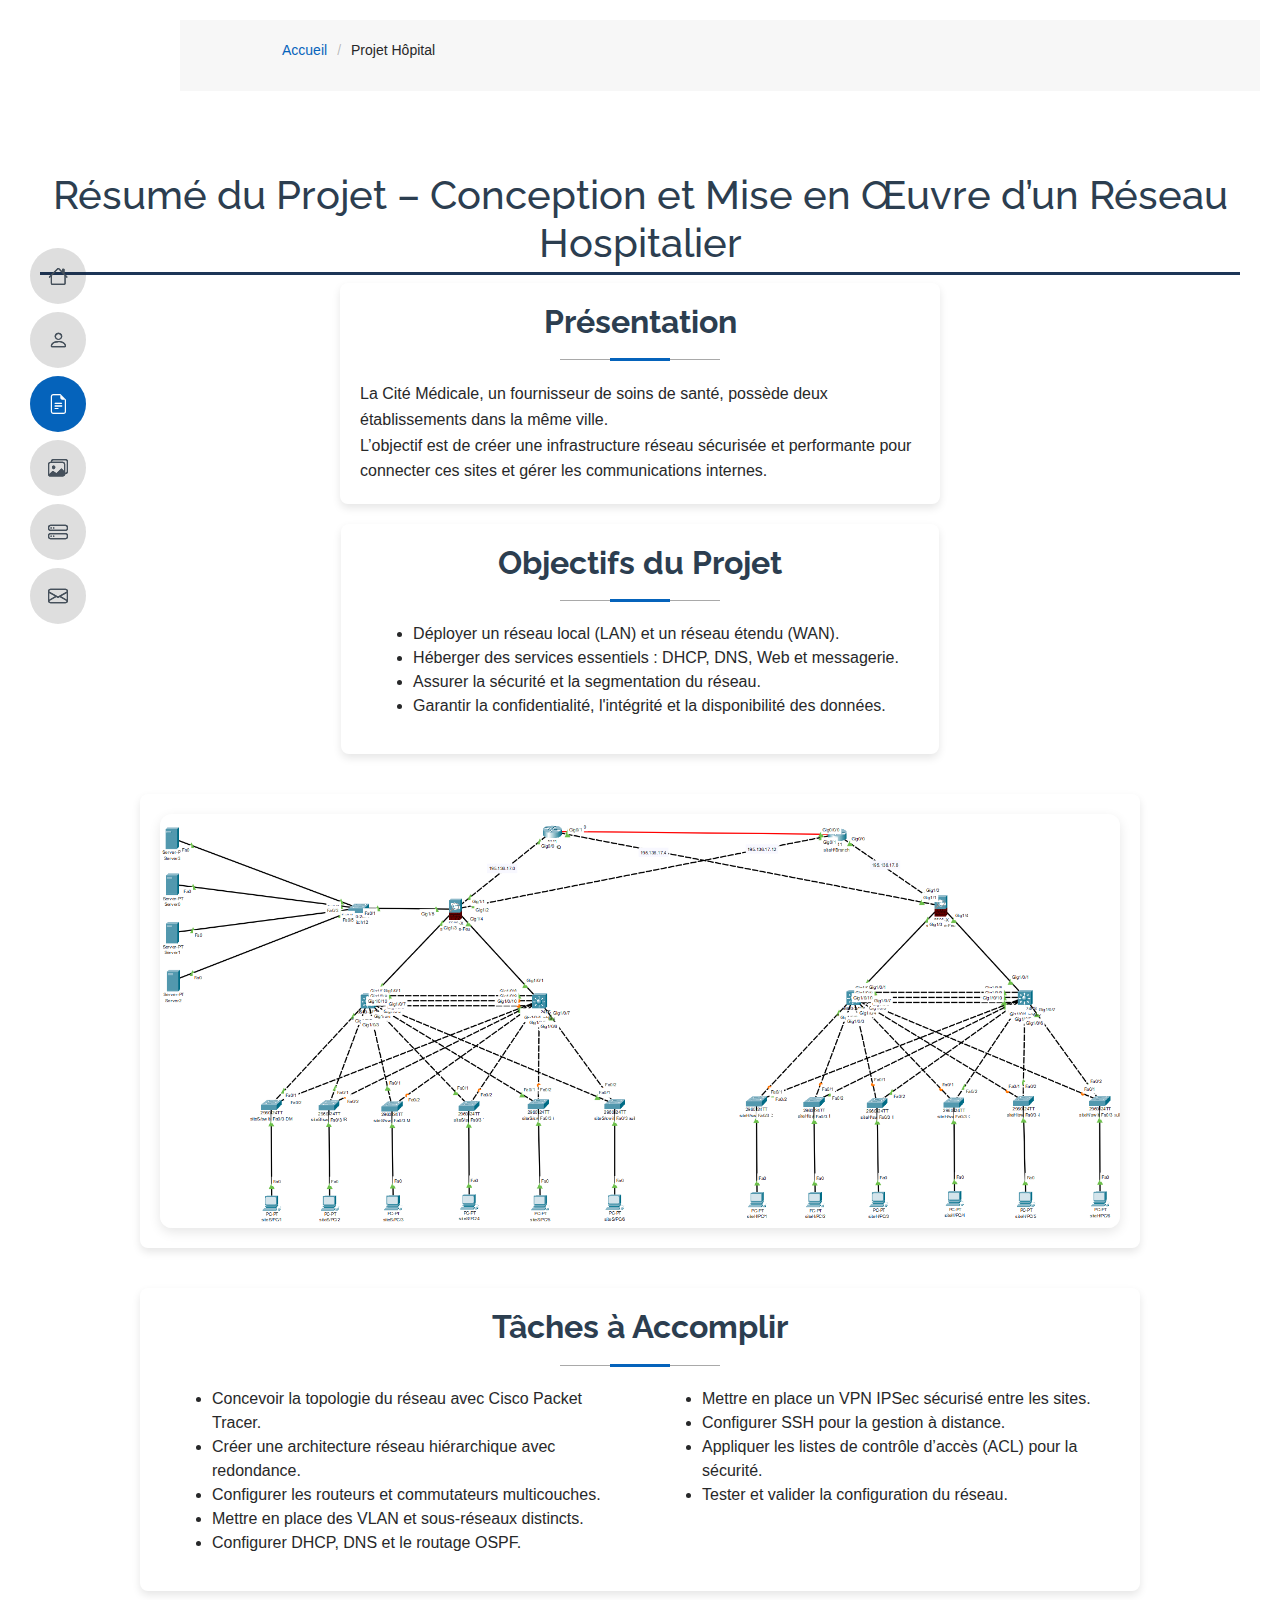
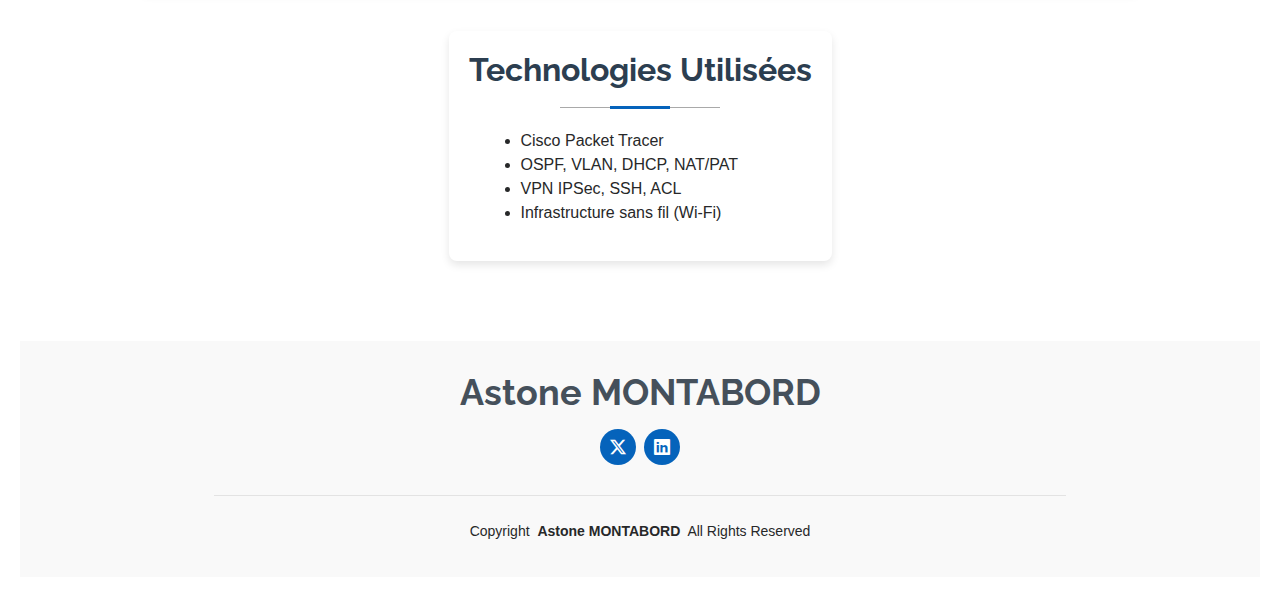
<file: projet-hopital.html>
<!DOCTYPE html>
<html lang="en">

<head>
    <meta charset="utf-8">
    <meta content="width=device-width, initial-scale=1.0" name="viewport">
    <title>Projet Hôpital</title>
    <meta content="" name="description">
    <meta content="" name="keywords">

    <!-- Favicons -->
    <link href="assets/img/favicon.png" rel="icon">
    <link href="assets/img/apple-touch-icon.png" rel="apple-touch-icon">

    <!-- Fonts -->
    <link href="https://fonts.googleapis.com" rel="preconnect">
    <link href="https://fonts.gstatic.com" rel="preconnect" crossorigin>
    <link href="https://fonts.googleapis.com/css2?family=Roboto:ital,wght@0,100;0,300;0,400;0,500;0,700;0,900;1,100;1,300;1,400;1,500;1,700;1,900&family=Poppins:ital,wght@0,100;0,200;0,300;0,400;0,500;0,600;0,700;0,800;0,900;1,100;1,200;1,300;1,400;1,500;1,600;1,700;1,800;1,900&family=Raleway:ital,wght@0,100;0,200;0,300;0,400;0,500;0,600;0,700;0,800;0,900;1,100;1,200;1,300;1,400;1,500;1,600;1,700;1,800;1,900&display=swap" rel="stylesheet">

    <!-- Vendor CSS Files -->
    <link href="assets/vendor/bootstrap/css/bootstrap.min.css" rel="stylesheet">
    <link href="assets/vendor/bootstrap-icons/bootstrap-icons.css" rel="stylesheet">
    <link href="assets/vendor/aos/aos.css" rel="stylesheet">
    <link href="assets/vendor/glightbox/css/glightbox.min.css" rel="stylesheet">
    <link href="assets/vendor/swiper/swiper-bundle.min.css" rel="stylesheet">

    <!-- Main CSS File -->
    <link href="assets/css/main.css" rel="stylesheet">

    <!-- =======================================================
    * Template Name: MyResume
    * Template URL: https://bootstrapmade.com/free-html-bootstrap-template-my-resume/
    * Updated: Jun 29 2024 with Bootstrap v5.3.3
    * Author: BootstrapMade.com
    * License: https://bootstrapmade.com/license/
    ======================================================== -->
</head>

<body class="starter-page-page">

<header id="header" class="header d-flex flex-column justify-content-center">

    <i class="header-toggle d-xl-none bi bi-list"></i>

    <nav id="navmenu" class="navmenu">
        <ul>
            <li><a href="index.html#hero" class="active"><i class="bi bi-house navicon"></i><span>Accueil</span></a></li>
            <li><a href="index.html#about"><i class="bi bi-person navicon"></i><span>À Propos</span></a></li>
            <li><a href="index.html#resume"><i class="bi bi-file-earmark-text navicon"></i><span>Parcours</span></a></li>
            <li><a href="index.html#portfolio"><i class="bi bi-images navicon"></i><span>Projets</span></a></li>
            <li><a href="index.html#services"><i class="bi bi-hdd-stack navicon"></i><span>Veilles</span></a></li>
            <li><a href="index.html#contact"><i class="bi bi-envelope navicon"></i><span>Contact</span></a></li>
        </ul>
    </nav>

</header>

<!DOCTYPE html>
<html lang="en">

<head>
    <meta charset="utf-8">
    <meta content="width=device-width, initial-scale=1.0" name="viewport">
    <title>Astone MONTABORD - Projet Hôpital</title>
    <meta content="" name="description">
    <meta content="" name="keywords">


    <!-- Fonts -->
    <link href="https://fonts.googleapis.com" rel="preconnect">
    <link href="https://fonts.gstatic.com" rel="preconnect" crossorigin>
    <link href="https://fonts.googleapis.com/css2?family=Roboto:ital,wght@0,100;0,300;0,400;0,500;0,700;0,900;1,100;1,300;1,400;1,500;1,700;1,900&family=Poppins:ital,wght@0,100;0,200;0,300;0,400;0,500;0,600;0,700;0,800;0,900;1,100;1,200;1,300;1,400;1,500;1,600;1,700;1,800;1,900&family=Raleway:ital,wght@0,100;0,200;0,300;0,400;0,500;0,600;0,700;0,800;0,900;1,100;1,200;1,300;1,400;1,500;1,600;1,700;1,800;1,900&display=swap" rel="stylesheet">

    <!-- Vendor CSS Files -->
    <link href="assets/vendor/bootstrap/css/bootstrap.min.css" rel="stylesheet">
    <link href="assets/vendor/bootstrap-icons/bootstrap-icons.css" rel="stylesheet">
    <link href="assets/vendor/aos/aos.css" rel="stylesheet">
    <link href="assets/vendor/glightbox/css/glightbox.min.css" rel="stylesheet">
    <link href="assets/vendor/swiper/swiper-bundle.min.css" rel="stylesheet">

    <!-- Main CSS File -->
    <link href="assets/css/main.css" rel="stylesheet">

    <!-- =======================================================
    * Template Name: MyResume
    * Template URL: https://bootstrapmade.com/free-html-bootstrap-template-my-resume/
    * Updated: Jun 29 2024 with Bootstrap v5.3.3
    * Author: BootstrapMade.com
    * License: https://bootstrapmade.com/license/
    ======================================================== -->
</head>

<body class="portfolio-details-page">

<header id="header" class="header d-flex flex-column justify-content-center">

    <i class="header-toggle d-xl-none bi bi-list"></i>

    <nav id="navmenu" class="navmenu">
        <ul>
            <li><a href="index.html#hero" class="active"><i class="bi bi-house navicon"></i><span>Accueil</span></a></li>
            <li><a href="index.html#about"><i class="bi bi-person navicon"></i><span>À Propos</span></a></li>
            <li><a href="index.html#resume"><i class="bi bi-file-earmark-text navicon"></i><span>Parcours</span></a></li>
            <li><a href="index.html#portfolio"><i class="bi bi-images navicon"></i><span>Projets</span></a></li>
            <li><a href="index.html#services"><i class="bi bi-hdd-stack navicon"></i><span>Veilles</span></a></li>
            <li><a href="index.html#contact"><i class="bi bi-envelope navicon"></i><span>Contact</span></a></li>
        </ul>
    </nav>

</header>

<main class="main">

    <!-- Page Title -->
    <div class="page-title" data-aos="fade">
        <div class="container">
            <nav class="breadcrumbs">
                <ol>
                    <li><a href="index.html">Accueil</a></li>
                    <li class="current">Projet Hôpital</li>
                </ol>
            </nav>
        </div>
    </div><!-- End Page Title -->
</main>

<!-- Resume Section -->
<section id="resume" class="resume section">

    <!DOCTYPE html>
    <html lang="fr">
    <head>
        <meta charset="UTF-8">
        <meta name="viewport" content="width=device-width, initial-scale=1.0">
        <title>Projet Hôpital</title>
        <style>
            body {
                font-family: Arial, sans-serif;
                margin: 20px;
                text-align: center;
            }
            h1, h2 {
                color: #2C3E50;
            }
            p {
                line-height: 1.6;
                margin-bottom: 20px;
            }
            ul {
                margin-left: 20px;
                margin-right: 20px;
                display: inline-block;
                text-align: left;
            }
            code {
                background-color: #f4f4f4;
                padding: 3px 5px;
                border-radius: 3px;
            }
        </style>
    </head>
    <div class="section-title" style="padding: 20px;">
        <h1 style="text-align: center;">Résumé du Projet – Conception et Mise en Œuvre d’un Réseau Hospitalier</h1>

        <!-- Groupe 1 : Présentation + Objectifs -->
        <div class="options" style="display: flex; flex-wrap: wrap; gap: 20px; justify-content: center;">
            <div class="option-box" style="max-width: 600px;">
                <h2 style="text-align: center;">Présentation</h2>
                <p>
                    La Cité Médicale, un fournisseur de soins de santé, possède deux établissements dans la même ville.
                    <br>L’objectif est de créer une infrastructure réseau sécurisée et performante pour connecter ces sites et gérer les communications internes.
                </p>
            </div>

            <div class="option-box">
                <h2 style="text-align: center;">Objectifs du Projet</h2>
                <ul>
                    <li>Déployer un réseau local (LAN) et un réseau étendu (WAN).</li>
                    <li>Héberger des services essentiels : DHCP, DNS, Web et messagerie.</li>
                    <li>Assurer la sécurité et la segmentation du réseau.</li>
                    <li>Garantir la confidentialité, l'intégrité et la disponibilité des données.</li>
                </ul>
            </div>
        </div>

        <!-- Bloc Image Projet Hôpital -->
        <div class="option-box" style="width: 100%; max-width: 1000px; margin: 40px auto; display: flex; justify-content: center;">
            <img src="assets/img/Projet%20Hopital.png" alt="Schéma du Projet Réseau Hospitalier" style="max-width: 100%; border-radius: 12px; box-shadow: 0 4px 12px rgba(0, 0, 0, 0.1);">
        </div>


        <!-- Bloc Tâches : une seule box, contenu en deux colonnes -->
        <div class="option-box" style="width: 100%; max-width: 1000px; margin: 40px auto;">
            <h2 style="text-align: center;">Tâches à Accomplir</h2>

            <div style="display: flex; flex-wrap: wrap; gap: 20px;">
                <!-- Colonne gauche -->
                <ul style="flex: 1; min-width: 300px;">
                    <li>Concevoir la topologie du réseau avec Cisco Packet Tracer.</li>
                    <li>Créer une architecture réseau hiérarchique avec redondance.</li>
                    <li>Configurer les routeurs et commutateurs multicouches.</li>
                    <li>Mettre en place des VLAN et sous-réseaux distincts.</li>
                    <li>Configurer DHCP, DNS et le routage OSPF.</li>
                </ul>

                <!-- Colonne droite -->
                <ul style="flex: 1; min-width: 300px;">
                    <li>Mettre en place un VPN IPSec sécurisé entre les sites.</li>
                    <li>Configurer SSH pour la gestion à distance.</li>
                    <li>Appliquer les listes de contrôle d’accès (ACL) pour la sécurité.</li>
                    <li>Tester et valider la configuration du réseau.</li>
                </ul>
            </div>
        </div>

        <!-- Groupe 2 : Technologies -->
        <div class="options" style="display: flex; justify-content: center; gap: 20px;">
            <div class="option-box">
                <h2 style="text-align: center;">Technologies Utilisées</h2>
                <ul>
                    <li>Cisco Packet Tracer</li>
                    <li>OSPF, VLAN, DHCP, NAT/PAT</li>
                    <li>VPN IPSec, SSH, ACL</li>
                    <li>Infrastructure sans fil (Wi-Fi)</li>
                </ul>
            </div>
        </div>
    </div>

    </html>


</section><!-- /Resume Section -->

<footer id="footer" class="footer position-relative light-background">
    <div class="container">
        <h3 class="sitename">Astone MONTABORD</h3>
        <div class="social-links d-flex justify-content-center">
            <a href=""><i class="bi bi-twitter-x"></i></a>
            <a href="https://fr.linkedin.com/in/astone-montabord-47ba61276"><i class="bi bi-linkedin"></i></a>
        </div>
        <div class="container">
            <div class="copyright">
                <span>Copyright</span> <strong class="px-1 sitename">Astone MONTABORD</strong> <span>All Rights Reserved</span>
            </div>
            <div class="credits">
                <!-- All the links in the footer should remain intact. -->
                <!-- You can delete the links only if you've purchased the pro version. -->
                <!-- Licensing information: https://bootstrapmade.com/license/ -->
                <!-- Purchase the pro version with working PHP/AJAX contact form: [buy-url] -->
            </div>
        </div>
    </div>
</footer>

<!-- Scroll Top -->
<a href="#" id="scroll-top" class="scroll-top d-flex align-items-center justify-content-center"><i class="bi bi-arrow-up-short"></i></a>

<!-- Preloader -->
<div id="preloader"></div>

<!-- Vendor JS Files -->
<script src="assets/vendor/bootstrap/js/bootstrap.bundle.min.js"></script>
<script src="assets/vendor/php-email-form/validate.js"></script>
<script src="assets/vendor/aos/aos.js"></script>
<script src="assets/vendor/typed.js/typed.umd.js"></script>
<script src="assets/vendor/purecounter/purecounter_vanilla.js"></script>
<script src="assets/vendor/waypoints/noframework.waypoints.js"></script>
<script src="assets/vendor/glightbox/js/glightbox.min.js"></script>
<script src="assets/vendor/imagesloaded/imagesloaded.pkgd.min.js"></script>
<script src="assets/vendor/isotope-layout/isotope.pkgd.min.js"></script>
<script src="assets/vendor/swiper/swiper-bundle.min.js"></script>

<!-- Main JS File -->
<script src="assets/js/main.js"></script>

</body>

</html>

</body>

</html>
</file>
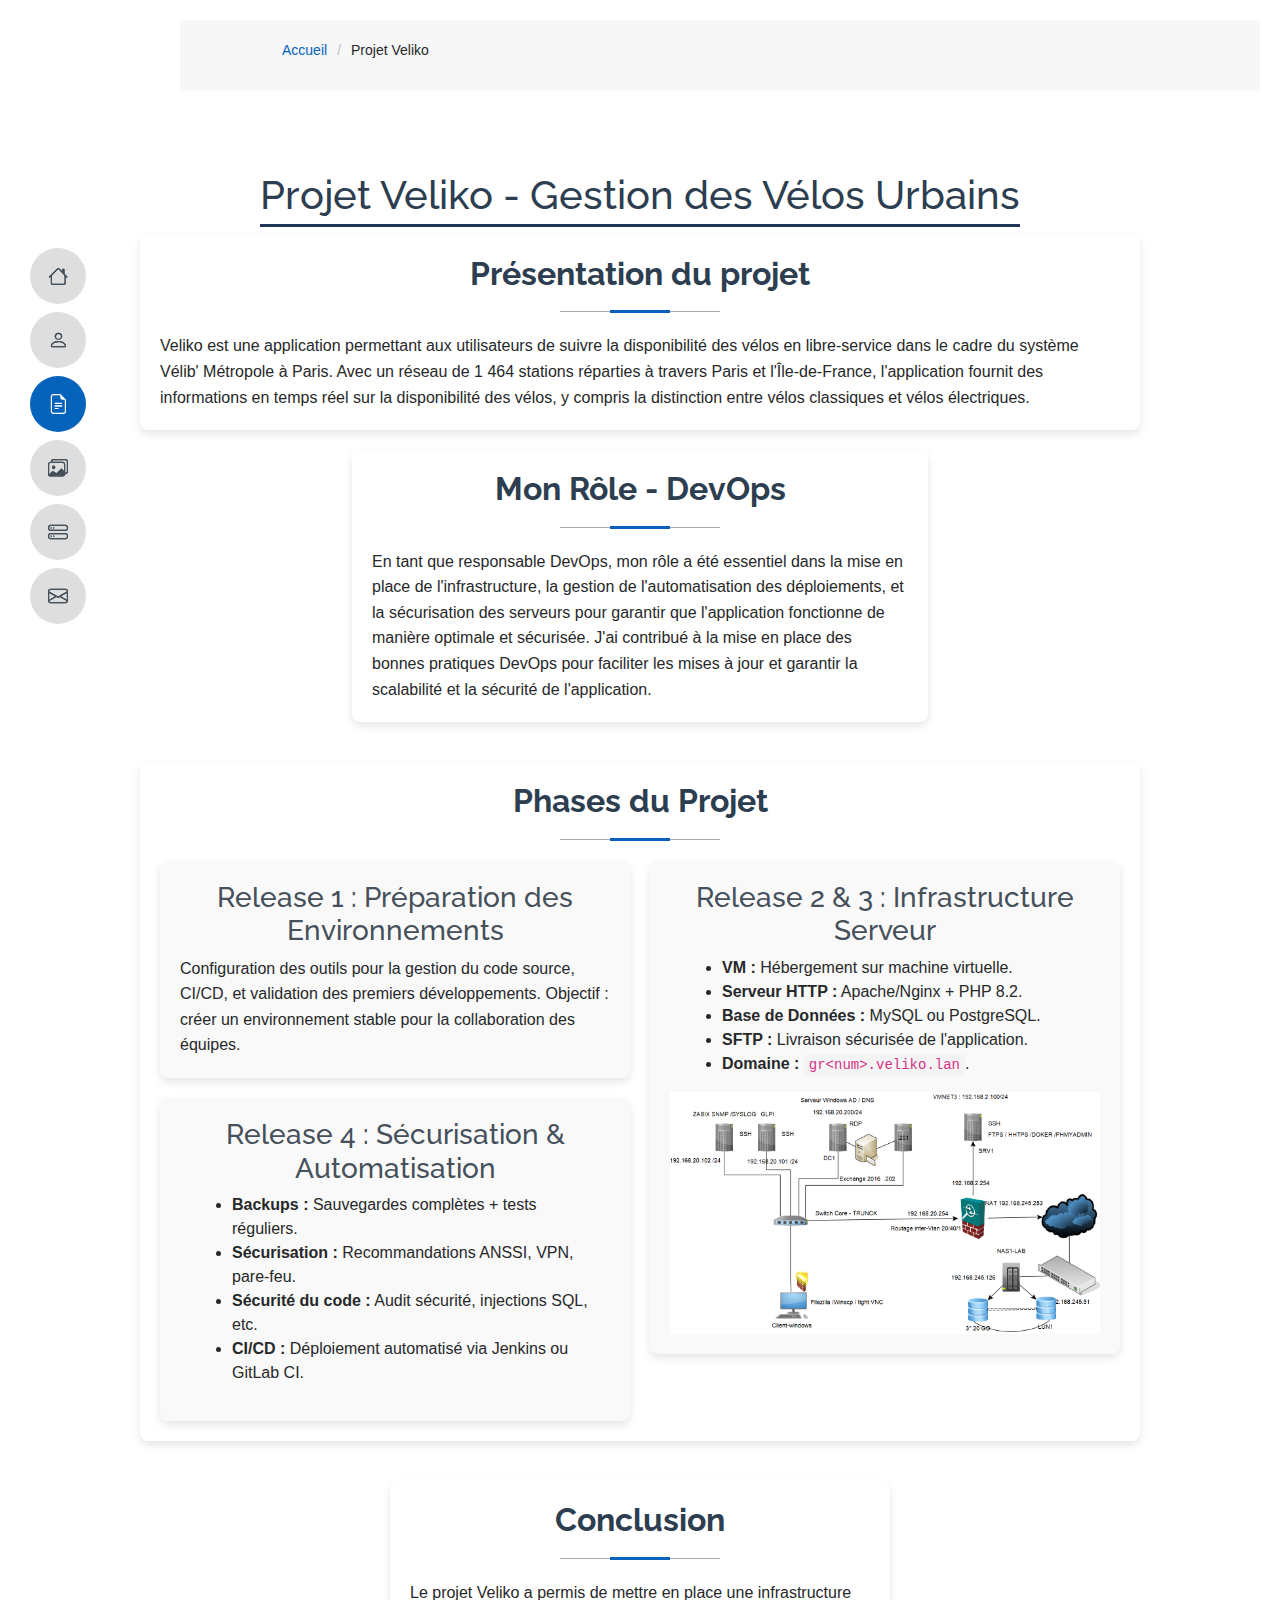
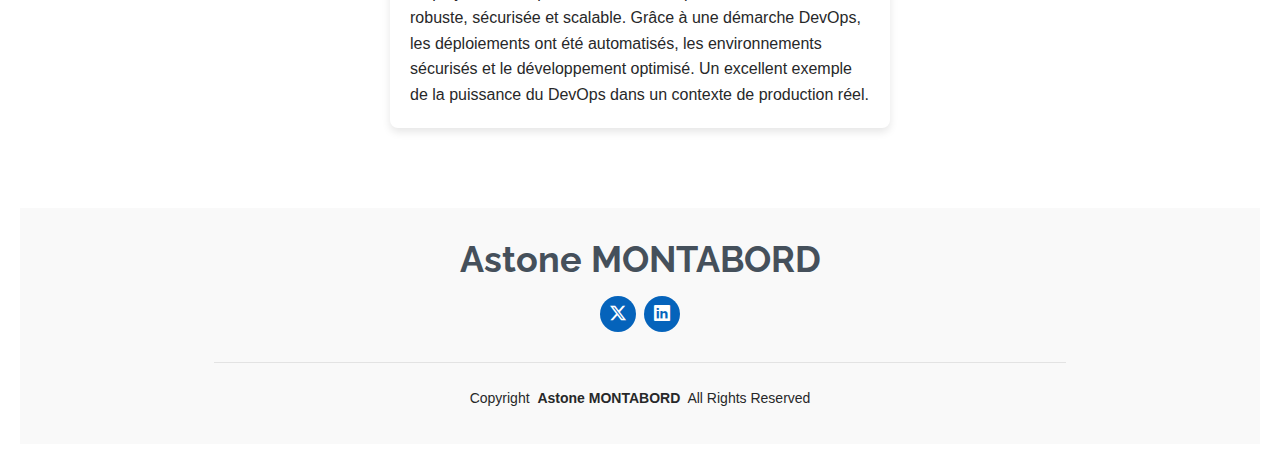
<file: projet-veliko.html>
<!DOCTYPE html>
<html lang="en">

<head>
    <meta charset="utf-8">
    <meta content="width=device-width, initial-scale=1.0" name="viewport">
    <title>Projet Veliko</title>
    <meta content="" name="description">
    <meta content="" name="keywords">

    <!-- Favicons -->
    <link href="assets/img/favicon.png" rel="icon">
    <link href="assets/img/apple-touch-icon.png" rel="apple-touch-icon">

    <!-- Fonts -->
    <link href="https://fonts.googleapis.com" rel="preconnect">
    <link href="https://fonts.gstatic.com" rel="preconnect" crossorigin>
    <link href="https://fonts.googleapis.com/css2?family=Roboto:ital,wght@0,100;0,300;0,400;0,500;0,700;0,900;1,100;1,300;1,400;1,500;1,700;1,900&family=Poppins:ital,wght@0,100;0,200;0,300;0,400;0,500;0,600;0,700;0,800;0,900;1,100;1,200;1,300;1,400;1,500;1,600;1,700;1,800;1,900&family=Raleway:ital,wght@0,100;0,200;0,300;0,400;0,500;0,600;0,700;0,800;0,900;1,100;1,200;1,300;1,400;1,500;1,600;1,700;1,800;1,900&display=swap" rel="stylesheet">

    <!-- Vendor CSS Files -->
    <link href="assets/vendor/bootstrap/css/bootstrap.min.css" rel="stylesheet">
    <link href="assets/vendor/bootstrap-icons/bootstrap-icons.css" rel="stylesheet">
    <link href="assets/vendor/aos/aos.css" rel="stylesheet">
    <link href="assets/vendor/glightbox/css/glightbox.min.css" rel="stylesheet">
    <link href="assets/vendor/swiper/swiper-bundle.min.css" rel="stylesheet">

    <!-- Main CSS File -->
    <link href="assets/css/main.css" rel="stylesheet">

    <!-- =======================================================
    * Template Name: MyResume
    * Template URL: https://bootstrapmade.com/free-html-bootstrap-template-my-resume/
    * Updated: Jun 29 2024 with Bootstrap v5.3.3
    * Author: BootstrapMade.com
    * License: https://bootstrapmade.com/license/
    ======================================================== -->
</head>

<body class="starter-page-page">

<header id="header" class="header d-flex flex-column justify-content-center">

    <i class="header-toggle d-xl-none bi bi-list"></i>

    <nav id="navmenu" class="navmenu">
        <ul>
            <li><a href="index.html#hero" class="active"><i class="bi bi-house navicon"></i><span>Accueil</span></a></li>
            <li><a href="index.html#about"><i class="bi bi-person navicon"></i><span>À Propos</span></a></li>
            <li><a href="index.html#resume"><i class="bi bi-file-earmark-text navicon"></i><span>Parcours</span></a></li>
            <li><a href="index.html#portfolio"><i class="bi bi-images navicon"></i><span>Projets</span></a></li>
            <li><a href="index.html#services"><i class="bi bi-hdd-stack navicon"></i><span>Veilles</span></a></li>
            <li><a href="index.html#contact"><i class="bi bi-envelope navicon"></i><span>Contact</span></a></li>
        </ul>
    </nav>

</header>

<!DOCTYPE html>
<html lang="en">

<head>
    <meta charset="utf-8">
    <meta content="width=device-width, initial-scale=1.0" name="viewport">
    <title>Astone MONTABORD - Projet Veliko</title>
    <meta content="" name="description">
    <meta content="" name="keywords">


    <!-- Fonts -->
    <link href="https://fonts.googleapis.com" rel="preconnect">
    <link href="https://fonts.gstatic.com" rel="preconnect" crossorigin>
    <link href="https://fonts.googleapis.com/css2?family=Roboto:ital,wght@0,100;0,300;0,400;0,500;0,700;0,900;1,100;1,300;1,400;1,500;1,700;1,900&family=Poppins:ital,wght@0,100;0,200;0,300;0,400;0,500;0,600;0,700;0,800;0,900;1,100;1,200;1,300;1,400;1,500;1,600;1,700;1,800;1,900&family=Raleway:ital,wght@0,100;0,200;0,300;0,400;0,500;0,600;0,700;0,800;0,900;1,100;1,200;1,300;1,400;1,500;1,600;1,700;1,800;1,900&display=swap" rel="stylesheet">

    <!-- Vendor CSS Files -->
    <link href="assets/vendor/bootstrap/css/bootstrap.min.css" rel="stylesheet">
    <link href="assets/vendor/bootstrap-icons/bootstrap-icons.css" rel="stylesheet">
    <link href="assets/vendor/aos/aos.css" rel="stylesheet">
    <link href="assets/vendor/glightbox/css/glightbox.min.css" rel="stylesheet">
    <link href="assets/vendor/swiper/swiper-bundle.min.css" rel="stylesheet">

    <!-- Main CSS File -->
    <link href="assets/css/main.css" rel="stylesheet">

    <!-- =======================================================
    * Template Name: MyResume
    * Template URL: https://bootstrapmade.com/free-html-bootstrap-template-my-resume/
    * Updated: Jun 29 2024 with Bootstrap v5.3.3
    * Author: BootstrapMade.com
    * License: https://bootstrapmade.com/license/
    ======================================================== -->
</head>

<body class="portfolio-details-page">

<header id="header" class="header d-flex flex-column justify-content-center">

    <i class="header-toggle d-xl-none bi bi-list"></i>

    <nav id="navmenu" class="navmenu">
        <ul>
            <li><a href="index.html#hero" class="active"><i class="bi bi-house navicon"></i><span>Accueil</span></a></li>
            <li><a href="index.html#about"><i class="bi bi-person navicon"></i><span>À Propos</span></a></li>
            <li><a href="index.html#resume"><i class="bi bi-file-earmark-text navicon"></i><span>Parcours</span></a></li>
            <li><a href="index.html#portfolio"><i class="bi bi-images navicon"></i><span>Projets</span></a></li>
            <li><a href="index.html#services"><i class="bi bi-hdd-stack navicon"></i><span>Veilles</span></a></li>
            <li><a href="index.html#contact"><i class="bi bi-envelope navicon"></i><span>Contact</span></a></li>
        </ul>
    </nav>

</header>

<main class="main">

    <!-- Page Title -->
    <div class="page-title" data-aos="fade">
        <div class="container">
            <nav class="breadcrumbs">
                <ol>
                    <li><a href="index.html">Accueil</a></li>
                    <li class="current">Projet Veliko</li>
                </ol>
            </nav>
        </div>
    </div><!-- End Page Title -->
</main>

<!-- Resume Section -->
<section id="resume" class="resume section">

    <!DOCTYPE html>
    <html lang="fr">
    <head>
        <meta charset="UTF-8">
        <meta name="viewport" content="width=device-width, initial-scale=1.0">
        <title>Projet Veliko - DevOps</title>
        <style>
            body {
                font-family: Arial, sans-serif;
                margin: 20px;
                text-align: center;
            }
            h1, h2 {
                color: #2C3E50;
            }
            p {
                line-height: 1.6;
                margin-bottom: 20px;
            }
            ul {
                margin-left: 20px;
                margin-right: 20px;
                display: inline-block;
                text-align: left;
            }
            code {
                background-color: #f4f4f4;
                padding: 3px 5px;
                border-radius: 3px;
            }
        </style>
    </head>
    <body>
    <div class="section-title" style="padding: 20px;">
        <h1>Projet Veliko - Gestion des Vélos Urbains</h1>

        <!-- Groupe 1 : Présentation + Rôle -->
        <div class="options" style="display: flex; flex-wrap: wrap; gap: 20px; justify-content: center;">
            <div class="option-box wide" style="width: 100%; max-width: 1000px;">
                <h2>Présentation du projet</h2>
                <p>
                    Veliko est une application permettant aux utilisateurs de suivre la disponibilité des vélos en libre-service dans le cadre du système Vélib' Métropole à Paris.
                    Avec un réseau de 1 464 stations réparties à travers Paris et l'Île-de-France, l'application fournit des informations en temps réel sur la disponibilité des vélos,
                    y compris la distinction entre vélos classiques et vélos électriques.
                </p>
            </div>

            <div class="option-box wide">
                <h2>Mon Rôle - DevOps</h2>
                <p>
                    En tant que responsable DevOps, mon rôle a été essentiel dans la mise en place de l'infrastructure, la gestion de l'automatisation des déploiements,
                    et la sécurisation des serveurs pour garantir que l'application fonctionne de manière optimale et sécurisée.
                    J'ai contribué à la mise en place des bonnes pratiques DevOps pour faciliter les mises à jour et garantir la scalabilité et la sécurité de l'application.
                </p>
            </div>
        </div>

        <!-- Bloc Phases du Projet : structure 2 colonnes -->
        <div class="option-box" style="width: 100%; max-width: 1000px; margin: 40px auto;">
            <h2>Phases du Projet</h2>

            <div class="project-phases" style="display: flex; flex-wrap: wrap; justify-content: space-between; gap: 20px;">

                <!-- Colonne de gauche : Phase 1 et 4 -->
                <div style="flex: 1; min-width: 300px; display: flex; flex-direction: column; gap: 20px;">
                    <div class="option-box" style="width: 100%; background-color: #f9f9f9;">
                        <h3>Release 1 : Préparation des Environnements</h3>
                        <p>
                            Configuration des outils pour la gestion du code source, CI/CD, et validation des premiers développements.
                            Objectif : créer un environnement stable pour la collaboration des équipes.
                        </p>
                    </div>

                    <div class="option-box" style="width: 100%; background-color: #f9f9f9;">
                        <h3>Release 4 : Sécurisation & Automatisation</h3>
                        <ul>
                            <li><strong>Backups :</strong> Sauvegardes complètes + tests réguliers.</li>
                            <li><strong>Sécurisation :</strong> Recommandations ANSSI, VPN, pare-feu.</li>
                            <li><strong>Sécurité du code :</strong> Audit sécurité, injections SQL, etc.</li>
                            <li><strong>CI/CD :</strong> Déploiement automatisé via Jenkins ou GitLab CI.</li>
                        </ul>
                    </div>
                </div>

                <!-- Colonne de droite : Phase 2 & 3 -->
                <div style="flex: 1; min-width: 300px; display: flex; flex-direction: column; gap: 20px;">
                    <div class="option-box" style="width: 100%; background-color: #f9f9f9;">
                        <h3>Release 2 & 3 : Infrastructure Serveur</h3>
                        <ul>
                            <li><strong>VM :</strong> Hébergement sur machine virtuelle.</li>
                            <li><strong>Serveur HTTP :</strong> Apache/Nginx + PHP 8.2.</li>
                            <li><strong>Base de Données :</strong> MySQL ou PostgreSQL.</li>
                            <li><strong>SFTP :</strong> Livraison sécurisée de l'application.</li>
                            <li><strong>Domaine :</strong> <code>gr&lt;num&gt;.veliko.lan</code>.</li>
                        </ul>
                        <img src="assets/img/Infra%20projet%20veliko.png" alt="Infrastructure Veliko" style="max-width: 100%; height: auto;">
                    </div>
                </div>

            </div>
        </div>

        <!-- Conclusion -->
        <div class="options" style="display: flex; justify-content: center; margin-top: 20px;">
            <div class="option-box narrow">
                <h2>Conclusion</h2>
                <p>
                    Le projet Veliko a permis de mettre en place une infrastructure robuste, sécurisée et scalable.
                    Grâce à une démarche DevOps, les déploiements ont été automatisés, les environnements sécurisés et le développement optimisé.
                    Un excellent exemple de la puissance du DevOps dans un contexte de production réel.
                </p>
            </div>
        </div>
    </div>
    </body>
    </html>


</section><!-- /Resume Section -->

<footer id="footer" class="footer position-relative light-background">
    <div class="container">
        <h3 class="sitename">Astone MONTABORD</h3>
        <div class="social-links d-flex justify-content-center">
            <a href=""><i class="bi bi-twitter-x"></i></a>
            <a href="https://fr.linkedin.com/in/astone-montabord-47ba61276"><i class="bi bi-linkedin"></i></a>
        </div>
        <div class="container">
            <div class="copyright">
                <span>Copyright</span> <strong class="px-1 sitename">Astone MONTABORD</strong> <span>All Rights Reserved</span>
            </div>
            <div class="credits">
                <!-- All the links in the footer should remain intact. -->
                <!-- You can delete the links only if you've purchased the pro version. -->
                <!-- Licensing information: https://bootstrapmade.com/license/ -->
                <!-- Purchase the pro version with working PHP/AJAX contact form: [buy-url] -->
            </div>
        </div>
    </div>
</footer>

<!-- Scroll Top -->
<a href="#" id="scroll-top" class="scroll-top d-flex align-items-center justify-content-center"><i class="bi bi-arrow-up-short"></i></a>

<!-- Preloader -->
<div id="preloader"></div>

<!-- Vendor JS Files -->
<script src="assets/vendor/bootstrap/js/bootstrap.bundle.min.js"></script>
<script src="assets/vendor/php-email-form/validate.js"></script>
<script src="assets/vendor/aos/aos.js"></script>
<script src="assets/vendor/typed.js/typed.umd.js"></script>
<script src="assets/vendor/purecounter/purecounter_vanilla.js"></script>
<script src="assets/vendor/waypoints/noframework.waypoints.js"></script>
<script src="assets/vendor/glightbox/js/glightbox.min.js"></script>
<script src="assets/vendor/imagesloaded/imagesloaded.pkgd.min.js"></script>
<script src="assets/vendor/isotope-layout/isotope.pkgd.min.js"></script>
<script src="assets/vendor/swiper/swiper-bundle.min.js"></script>

<!-- Main JS File -->
<script src="assets/js/main.js"></script>

</body>

</html>

</body>

</html>
</file>
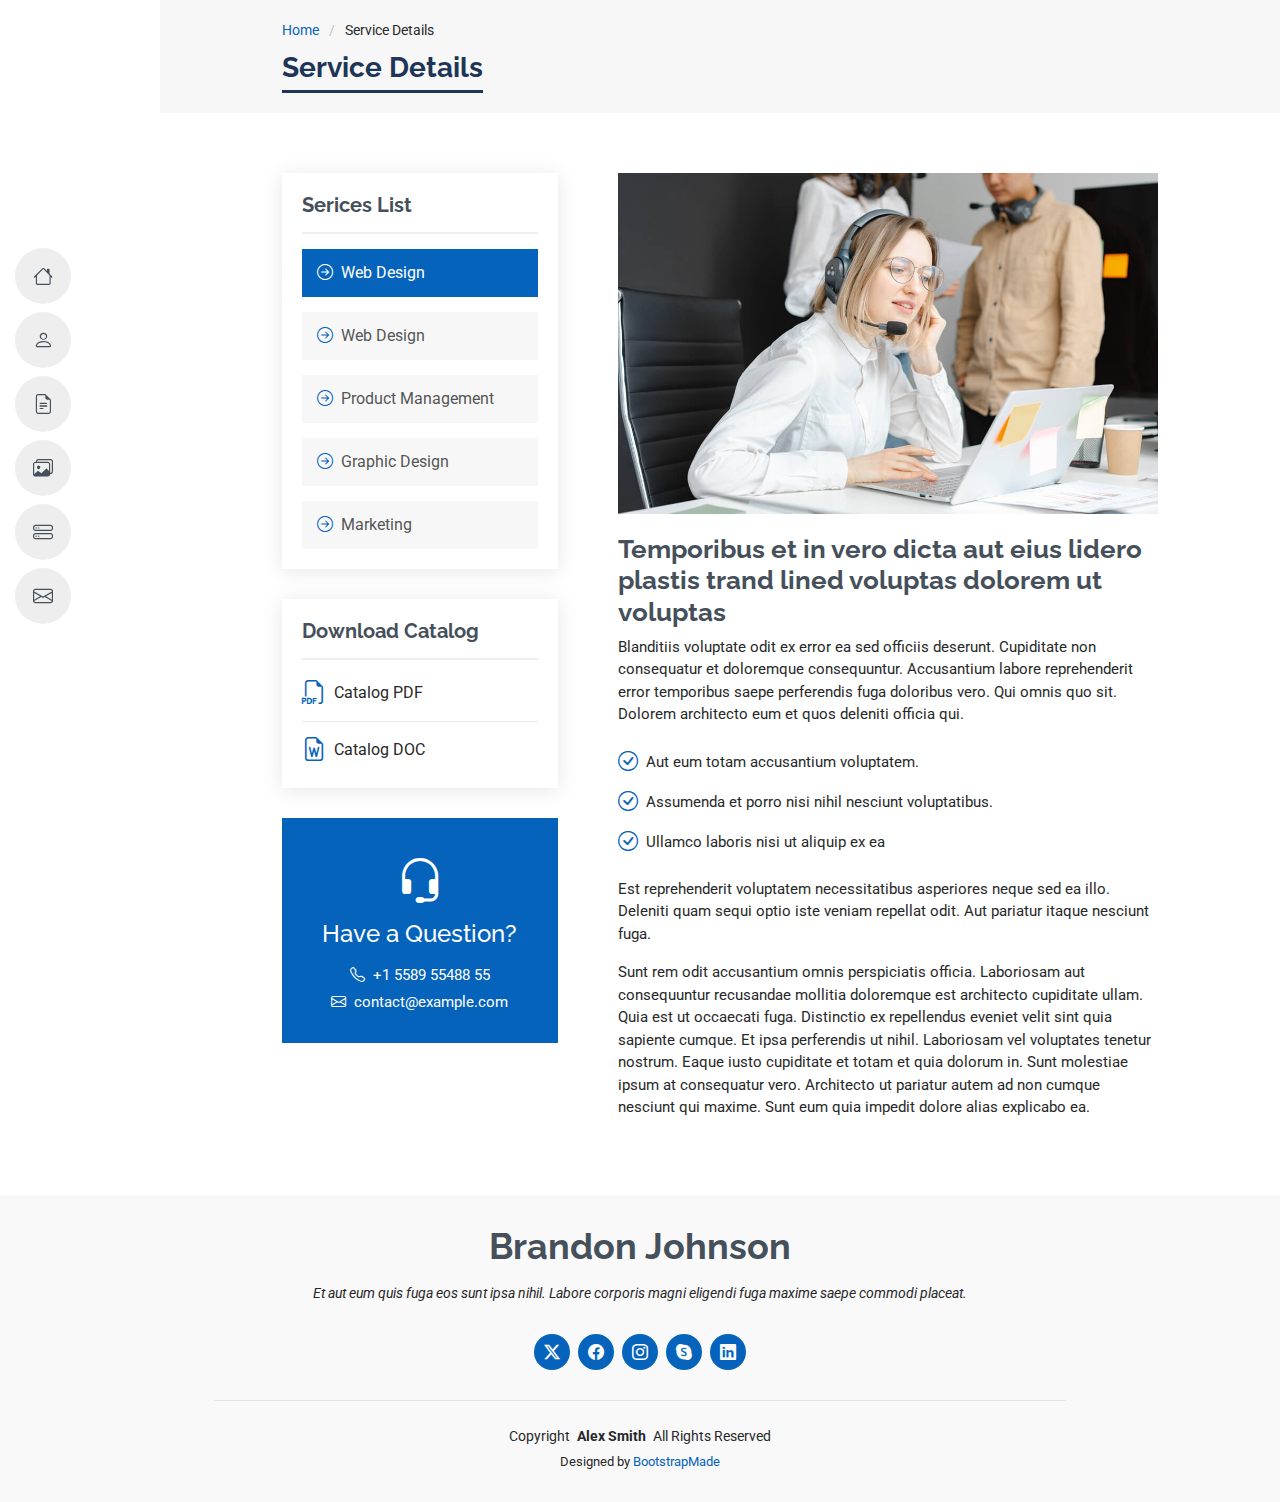
<file: service-details.html>
<!DOCTYPE html>
<html lang="en">

<head>
  <meta charset="utf-8">
  <meta content="width=device-width, initial-scale=1.0" name="viewport">
  <title>Service Details - MyResume Bootstrap Template</title>
  <meta content="" name="description">
  <meta content="" name="keywords">

  <!-- Favicons -->
  <link href="assets/img/favicon.png" rel="icon">
  <link href="assets/img/apple-touch-icon.png" rel="apple-touch-icon">

  <!-- Fonts -->
  <link href="https://fonts.googleapis.com" rel="preconnect">
  <link href="https://fonts.gstatic.com" rel="preconnect" crossorigin>
  <link href="https://fonts.googleapis.com/css2?family=Roboto:ital,wght@0,100;0,300;0,400;0,500;0,700;0,900;1,100;1,300;1,400;1,500;1,700;1,900&family=Poppins:ital,wght@0,100;0,200;0,300;0,400;0,500;0,600;0,700;0,800;0,900;1,100;1,200;1,300;1,400;1,500;1,600;1,700;1,800;1,900&family=Raleway:ital,wght@0,100;0,200;0,300;0,400;0,500;0,600;0,700;0,800;0,900;1,100;1,200;1,300;1,400;1,500;1,600;1,700;1,800;1,900&display=swap" rel="stylesheet">

  <!-- Vendor CSS Files -->
  <link href="assets/vendor/bootstrap/css/bootstrap.min.css" rel="stylesheet">
  <link href="assets/vendor/bootstrap-icons/bootstrap-icons.css" rel="stylesheet">
  <link href="assets/vendor/aos/aos.css" rel="stylesheet">
  <link href="assets/vendor/glightbox/css/glightbox.min.css" rel="stylesheet">
  <link href="assets/vendor/swiper/swiper-bundle.min.css" rel="stylesheet">

  <!-- Main CSS File -->
  <link href="assets/css/main.css" rel="stylesheet">

  <!-- =======================================================
  * Template Name: MyResume
  * Template URL: https://bootstrapmade.com/free-html-bootstrap-template-my-resume/
  * Updated: Jun 29 2024 with Bootstrap v5.3.3
  * Author: BootstrapMade.com
  * License: https://bootstrapmade.com/license/
  ======================================================== -->
</head>

<body class="service-details-page">

  <header id="header" class="header d-flex flex-column justify-content-center">

    <i class="header-toggle d-xl-none bi bi-list"></i>

    <nav id="navmenu" class="navmenu">
      <ul>
        <li><a href="#hero"><i class="bi bi-house navicon"></i><span>Home</span></a></li>
        <li><a href="#about"><i class="bi bi-person navicon"></i><span>About</span></a></li>
        <li><a href="#resume"><i class="bi bi-file-earmark-text navicon"></i><span>Resume</span></a></li>
        <li><a href="#portfolio"><i class="bi bi-images navicon"></i><span>Portfolio</span></a></li>
        <li><a href="#services"><i class="bi bi-hdd-stack navicon"></i><span>Services</span></a></li>
        <li><a href="#contact"><i class="bi bi-envelope navicon"></i><span>Contact</span></a></li>
      </ul>
    </nav>

  </header>

  <main class="main">

    <!-- Page Title -->
    <div class="page-title" data-aos="fade">
      <div class="container">
        <nav class="breadcrumbs">
          <ol>
            <li><a href="index.html">Home</a></li>
            <li class="current">Service Details</li>
          </ol>
        </nav>
        <h1>Service Details</h1>
      </div>
    </div><!-- End Page Title -->

    <!-- Service Details Section -->
    <section id="service-details" class="service-details section">

      <div class="container">

        <div class="row gy-5">

          <div class="col-lg-4" data-aos="fade-up" data-aos-delay="100">

            <div class="service-box">
              <h4>Serices List</h4>
              <div class="services-list">
                <a href="#" class="active"><i class="bi bi-arrow-right-circle"></i><span>Web Design</span></a>
                <a href="#"><i class="bi bi-arrow-right-circle"></i><span>Web Design</span></a>
                <a href="#"><i class="bi bi-arrow-right-circle"></i><span>Product Management</span></a>
                <a href="#"><i class="bi bi-arrow-right-circle"></i><span>Graphic Design</span></a>
                <a href="#"><i class="bi bi-arrow-right-circle"></i><span>Marketing</span></a>
              </div>
            </div><!-- End Services List -->

            <div class="service-box">
              <h4>Download Catalog</h4>
              <div class="download-catalog">
                <a href="#"><i class="bi bi-filetype-pdf"></i><span>Catalog PDF</span></a>
                <a href="#"><i class="bi bi-file-earmark-word"></i><span>Catalog DOC</span></a>
              </div>
            </div><!-- End Services List -->

            <div class="help-box d-flex flex-column justify-content-center align-items-center">
              <i class="bi bi-headset help-icon"></i>
              <h4>Have a Question?</h4>
              <p class="d-flex align-items-center mt-2 mb-0"><i class="bi bi-telephone me-2"></i> <span>+1 5589 55488 55</span></p>
              <p class="d-flex align-items-center mt-1 mb-0"><i class="bi bi-envelope me-2"></i> <a href="mailto:contact@example.com">contact@example.com</a></p>
            </div>

          </div>

          <div class="col-lg-8 ps-lg-5" data-aos="fade-up" data-aos-delay="200">
            <img src="assets/img/services.jpg" alt="" class="img-fluid services-img">
            <h3>Temporibus et in vero dicta aut eius lidero plastis trand lined voluptas dolorem ut voluptas</h3>
            <p>
              Blanditiis voluptate odit ex error ea sed officiis deserunt. Cupiditate non consequatur et doloremque consequuntur. Accusantium labore reprehenderit error temporibus saepe perferendis fuga doloribus vero. Qui omnis quo sit. Dolorem architecto eum et quos deleniti officia qui.
            </p>
            <ul>
              <li><i class="bi bi-check-circle"></i> <span>Aut eum totam accusantium voluptatem.</span></li>
              <li><i class="bi bi-check-circle"></i> <span>Assumenda et porro nisi nihil nesciunt voluptatibus.</span></li>
              <li><i class="bi bi-check-circle"></i> <span>Ullamco laboris nisi ut aliquip ex ea</span></li>
            </ul>
            <p>
              Est reprehenderit voluptatem necessitatibus asperiores neque sed ea illo. Deleniti quam sequi optio iste veniam repellat odit. Aut pariatur itaque nesciunt fuga.
            </p>
            <p>
              Sunt rem odit accusantium omnis perspiciatis officia. Laboriosam aut consequuntur recusandae mollitia doloremque est architecto cupiditate ullam. Quia est ut occaecati fuga. Distinctio ex repellendus eveniet velit sint quia sapiente cumque. Et ipsa perferendis ut nihil. Laboriosam vel voluptates tenetur nostrum. Eaque iusto cupiditate et totam et quia dolorum in. Sunt molestiae ipsum at consequatur vero. Architecto ut pariatur autem ad non cumque nesciunt qui maxime. Sunt eum quia impedit dolore alias explicabo ea.
            </p>
          </div>

        </div>

      </div>

    </section><!-- /Service Details Section -->

  </main>

  <footer id="footer" class="footer position-relative light-background">
    <div class="container">
      <h3 class="sitename">Brandon Johnson</h3>
      <p>Et aut eum quis fuga eos sunt ipsa nihil. Labore corporis magni eligendi fuga maxime saepe commodi placeat.</p>
      <div class="social-links d-flex justify-content-center">
        <a href=""><i class="bi bi-twitter-x"></i></a>
        <a href=""><i class="bi bi-facebook"></i></a>
        <a href=""><i class="bi bi-instagram"></i></a>
        <a href=""><i class="bi bi-skype"></i></a>
        <a href=""><i class="bi bi-linkedin"></i></a>
      </div>
      <div class="container">
        <div class="copyright">
          <span>Copyright</span> <strong class="px-1 sitename">Alex Smith</strong> <span>All Rights Reserved</span>
        </div>
        <div class="credits">
          <!-- All the links in the footer should remain intact. -->
          <!-- You can delete the links only if you've purchased the pro version. -->
          <!-- Licensing information: https://bootstrapmade.com/license/ -->
          <!-- Purchase the pro version with working PHP/AJAX contact form: [buy-url] -->
          Designed by <a href="https://bootstrapmade.com/">BootstrapMade</a>
        </div>
      </div>
    </div>
  </footer>

  <!-- Scroll Top -->
  <a href="#" id="scroll-top" class="scroll-top d-flex align-items-center justify-content-center"><i class="bi bi-arrow-up-short"></i></a>

  <!-- Preloader -->
  <div id="preloader"></div>

  <!-- Vendor JS Files -->
  <script src="assets/vendor/bootstrap/js/bootstrap.bundle.min.js"></script>
  <script src="assets/vendor/php-email-form/validate.js"></script>
  <script src="assets/vendor/aos/aos.js"></script>
  <script src="assets/vendor/typed.js/typed.umd.js"></script>
  <script src="assets/vendor/purecounter/purecounter_vanilla.js"></script>
  <script src="assets/vendor/waypoints/noframework.waypoints.js"></script>
  <script src="assets/vendor/glightbox/js/glightbox.min.js"></script>
  <script src="assets/vendor/imagesloaded/imagesloaded.pkgd.min.js"></script>
  <script src="assets/vendor/isotope-layout/isotope.pkgd.min.js"></script>
  <script src="assets/vendor/swiper/swiper-bundle.min.js"></script>

  <!-- Main JS File -->
  <script src="assets/js/main.js"></script>

</body>

</html>
</file>
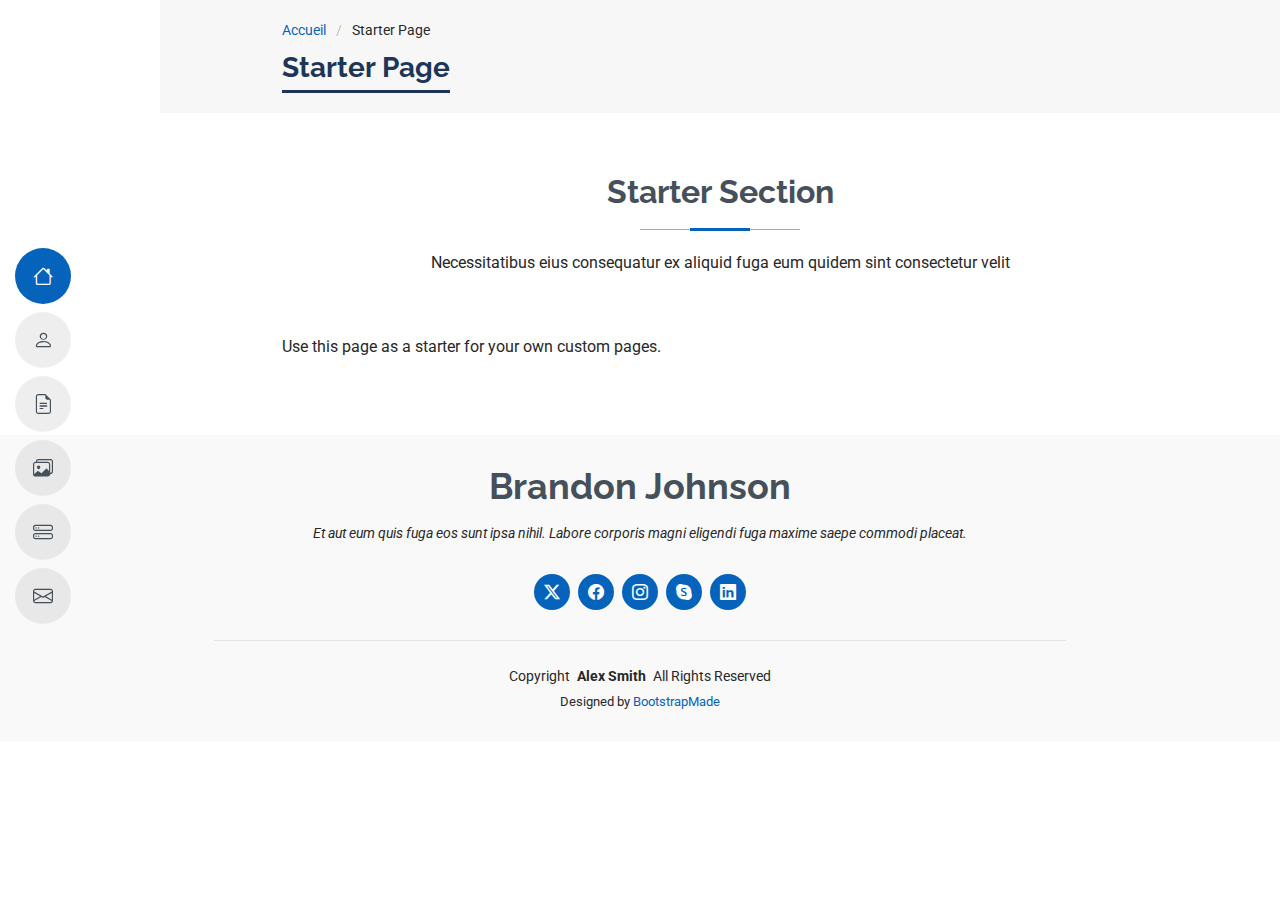
<file: starter-page.html>
<!DOCTYPE html>
<html lang="en">

<head>
  <meta charset="utf-8">
  <meta content="width=device-width, initial-scale=1.0" name="viewport">
  <title>Starter Page - MyResume Bootstrap Template</title>
  <meta content="" name="description">
  <meta content="" name="keywords">

  <!-- Favicons -->
  <link href="assets/img/favicon.png" rel="icon">
  <link href="assets/img/apple-touch-icon.png" rel="apple-touch-icon">

  <!-- Fonts -->
  <link href="https://fonts.googleapis.com" rel="preconnect">
  <link href="https://fonts.gstatic.com" rel="preconnect" crossorigin>
  <link href="https://fonts.googleapis.com/css2?family=Roboto:ital,wght@0,100;0,300;0,400;0,500;0,700;0,900;1,100;1,300;1,400;1,500;1,700;1,900&family=Poppins:ital,wght@0,100;0,200;0,300;0,400;0,500;0,600;0,700;0,800;0,900;1,100;1,200;1,300;1,400;1,500;1,600;1,700;1,800;1,900&family=Raleway:ital,wght@0,100;0,200;0,300;0,400;0,500;0,600;0,700;0,800;0,900;1,100;1,200;1,300;1,400;1,500;1,600;1,700;1,800;1,900&display=swap" rel="stylesheet">

  <!-- Vendor CSS Files -->
  <link href="assets/vendor/bootstrap/css/bootstrap.min.css" rel="stylesheet">
  <link href="assets/vendor/bootstrap-icons/bootstrap-icons.css" rel="stylesheet">
  <link href="assets/vendor/aos/aos.css" rel="stylesheet">
  <link href="assets/vendor/glightbox/css/glightbox.min.css" rel="stylesheet">
  <link href="assets/vendor/swiper/swiper-bundle.min.css" rel="stylesheet">

  <!-- Main CSS File -->
  <link href="assets/css/main.css" rel="stylesheet">

  <!-- =======================================================
  * Template Name: MyResume
  * Template URL: https://bootstrapmade.com/free-html-bootstrap-template-my-resume/
  * Updated: Jun 29 2024 with Bootstrap v5.3.3
  * Author: BootstrapMade.com
  * License: https://bootstrapmade.com/license/
  ======================================================== -->
</head>

<body class="starter-page-page">

  <header id="header" class="header d-flex flex-column justify-content-center">

    <i class="header-toggle d-xl-none bi bi-list"></i>

    <nav id="navmenu" class="navmenu">
      <ul>
        <li><a href="index.html#hero" class="active"><i class="bi bi-house navicon"></i><span>Accueil</span></a></li>
        <li><a href="index.html#about"><i class="bi bi-person navicon"></i><span>À Propos</span></a></li>
        <li><a href="index.html#resume"><i class="bi bi-file-earmark-text navicon"></i><span>Parcours</span></a></li>
        <li><a href="index.html#portfolio"><i class="bi bi-images navicon"></i><span>Projets</span></a></li>
        <li><a href="index.html#services"><i class="bi bi-hdd-stack navicon"></i><span>Veilles</span></a></li>
        <li><a href="index.html#contact"><i class="bi bi-envelope navicon"></i><span>Contact</span></a></li>
      </ul>
    </nav>

  </header>

  <main class="main">

    <!-- Page Title -->
    <div class="page-title" data-aos="fade">
      <div class="container">
        <nav class="breadcrumbs">
          <ol>
            <li><a href="index.html">Accueil</a></li>
            <li class="current">Starter Page</li>
          </ol>
        </nav>
        <h1>Starter Page</h1>
      </div>
    </div><!-- End Page Title -->

    <!-- Starter Section Section -->
    <section id="starter-section" class="starter-section section">

      <!-- Section Title -->
      <div class="container section-title" data-aos="fade-up">
        <h2>Starter Section</h2>
        <p>Necessitatibus eius consequatur ex aliquid fuga eum quidem sint consectetur velit</p>
      </div><!-- End Section Title -->

      <div class="container" data-aos="fade-up">
        <p>Use this page as a starter for your own custom pages.</p>
      </div>

    </section><!-- /Starter Section Section -->

  </main>

  <footer id="footer" class="footer position-relative light-background">
    <div class="container">
      <h3 class="sitename">Brandon Johnson</h3>
      <p>Et aut eum quis fuga eos sunt ipsa nihil. Labore corporis magni eligendi fuga maxime saepe commodi placeat.</p>
      <div class="social-links d-flex justify-content-center">
        <a href=""><i class="bi bi-twitter-x"></i></a>
        <a href=""><i class="bi bi-facebook"></i></a>
        <a href=""><i class="bi bi-instagram"></i></a>
        <a href=""><i class="bi bi-skype"></i></a>
        <a href=""><i class="bi bi-linkedin"></i></a>
      </div>
      <div class="container">
        <div class="copyright">
          <span>Copyright</span> <strong class="px-1 sitename">Alex Smith</strong> <span>All Rights Reserved</span>
        </div>
        <div class="credits">
          <!-- All the links in the footer should remain intact. -->
          <!-- You can delete the links only if you've purchased the pro version. -->
          <!-- Licensing information: https://bootstrapmade.com/license/ -->
          <!-- Purchase the pro version with working PHP/AJAX contact form: [buy-url] -->
          Designed by <a href="https://bootstrapmade.com/">BootstrapMade</a>
        </div>
      </div>
    </div>
  </footer>

  <!-- Scroll Top -->
  <a href="#" id="scroll-top" class="scroll-top d-flex align-items-center justify-content-center"><i class="bi bi-arrow-up-short"></i></a>

  <!-- Preloader -->
  <div id="preloader"></div>

  <!-- Vendor JS Files -->
  <script src="assets/vendor/bootstrap/js/bootstrap.bundle.min.js"></script>
  <script src="assets/vendor/php-email-form/validate.js"></script>
  <script src="assets/vendor/aos/aos.js"></script>
  <script src="assets/vendor/typed.js/typed.umd.js"></script>
  <script src="assets/vendor/purecounter/purecounter_vanilla.js"></script>
  <script src="assets/vendor/waypoints/noframework.waypoints.js"></script>
  <script src="assets/vendor/glightbox/js/glightbox.min.js"></script>
  <script src="assets/vendor/imagesloaded/imagesloaded.pkgd.min.js"></script>
  <script src="assets/vendor/isotope-layout/isotope.pkgd.min.js"></script>
  <script src="assets/vendor/swiper/swiper-bundle.min.js"></script>

  <!-- Main JS File -->
  <script src="assets/js/main.js"></script>

</body>

</html>
</file>
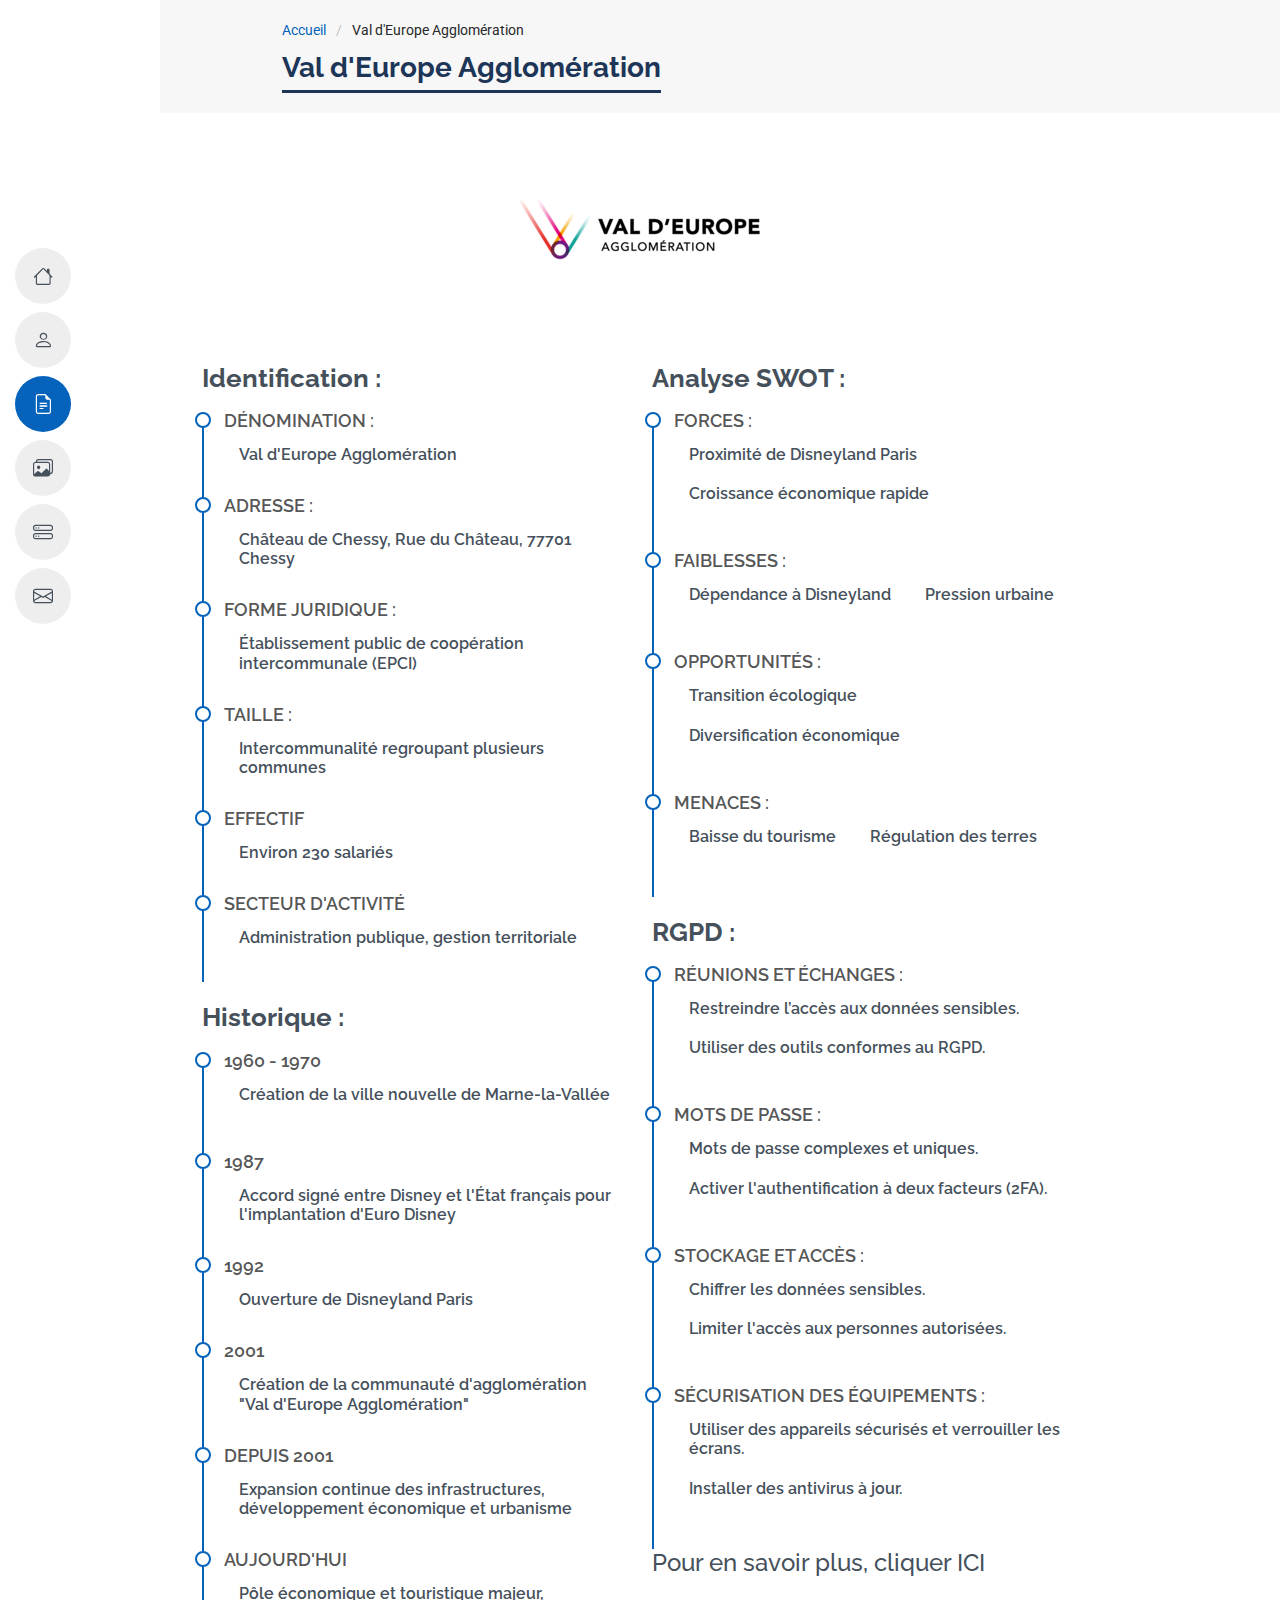
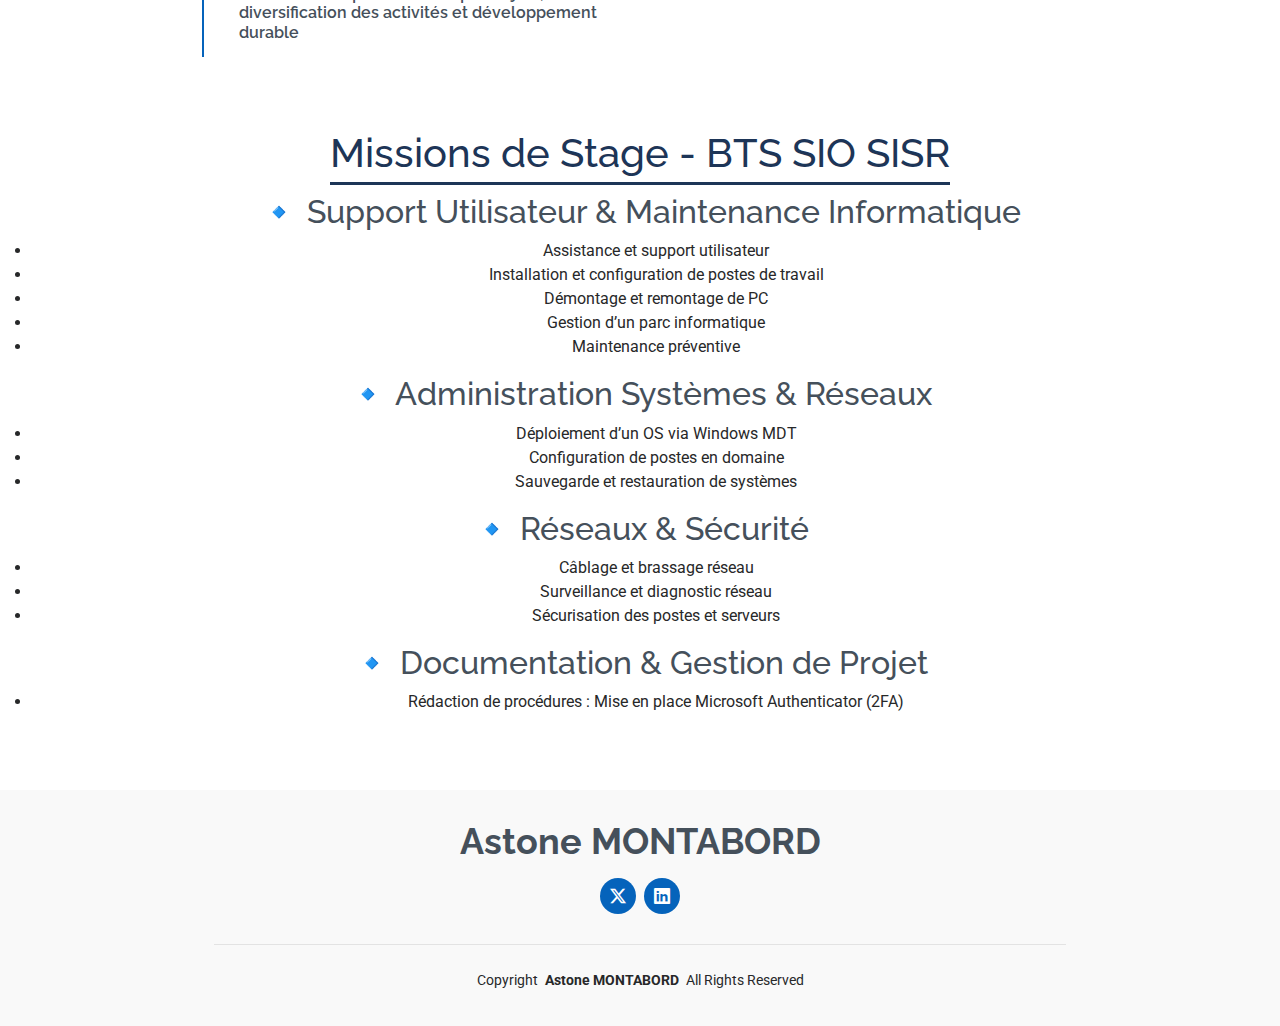
<file: vde-agglo.html>
<!DOCTYPE html>
<html lang="en">

<head>
  <meta charset="utf-8">
  <meta content="width=device-width, initial-scale=1.0" name="viewport">
  <title>Astone MONTABORD - VDEagglo</title>
  <meta content="" name="description">
  <meta content="" name="keywords">


  <!-- Fonts -->
  <link href="https://fonts.googleapis.com" rel="preconnect">
  <link href="https://fonts.gstatic.com" rel="preconnect" crossorigin>
  <link href="https://fonts.googleapis.com/css2?family=Roboto:ital,wght@0,100;0,300;0,400;0,500;0,700;0,900;1,100;1,300;1,400;1,500;1,700;1,900&family=Poppins:ital,wght@0,100;0,200;0,300;0,400;0,500;0,600;0,700;0,800;0,900;1,100;1,200;1,300;1,400;1,500;1,600;1,700;1,800;1,900&family=Raleway:ital,wght@0,100;0,200;0,300;0,400;0,500;0,600;0,700;0,800;0,900;1,100;1,200;1,300;1,400;1,500;1,600;1,700;1,800;1,900&display=swap" rel="stylesheet">

  <!-- Vendor CSS Files -->
  <link href="assets/vendor/bootstrap/css/bootstrap.min.css" rel="stylesheet">
  <link href="assets/vendor/bootstrap-icons/bootstrap-icons.css" rel="stylesheet">
  <link href="assets/vendor/aos/aos.css" rel="stylesheet">
  <link href="assets/vendor/glightbox/css/glightbox.min.css" rel="stylesheet">
  <link href="assets/vendor/swiper/swiper-bundle.min.css" rel="stylesheet">

  <!-- Main CSS File -->
  <link href="assets/css/main.css" rel="stylesheet">

  <!-- =======================================================
  * Template Name: MyResume
  * Template URL: https://bootstrapmade.com/free-html-bootstrap-template-my-resume/
  * Updated: Jun 29 2024 with Bootstrap v5.3.3
  * Author: BootstrapMade.com
  * License: https://bootstrapmade.com/license/
  ======================================================== -->
</head>

<body class="portfolio-details-page">

  <header id="header" class="header d-flex flex-column justify-content-center">

    <i class="header-toggle d-xl-none bi bi-list"></i>

    <nav id="navmenu" class="navmenu">
      <ul>
        <li><a href="index.html#hero" class="active"><i class="bi bi-house navicon"></i><span>Accueil</span></a></li>
        <li><a href="index.html#about"><i class="bi bi-person navicon"></i><span>À Propos</span></a></li>
        <li><a href="index.html#resume"><i class="bi bi-file-earmark-text navicon"></i><span>Parcours</span></a></li>
        <li><a href="index.html#portfolio"><i class="bi bi-images navicon"></i><span>Projets</span></a></li>
        <li><a href="index.html#services"><i class="bi bi-hdd-stack navicon"></i><span>Veilles</span></a></li>
        <li><a href="index.html#contact"><i class="bi bi-envelope navicon"></i><span>Contact</span></a></li>
      </ul>
    </nav>

  </header>

  <main class="main">

    <!-- Page Title -->
    <div class="page-title" data-aos="fade">
      <div class="container">
        <nav class="breadcrumbs">
          <ol>
            <li><a href="index.html">Accueil</a></li>
            <li class="current">Val d'Europe Agglomération</li>
          </ol>
        </nav>
        <h1>Val d'Europe Agglomération</h1>
      </div>
    </div><!-- End Page Title -->
  </main>

  <!-- Resume Section -->
  <section id="resume" class="resume section">

    <!-- Section Title -->
    <div class="container section-title" data-aos="fade-up">
      <img src="assets/img/Logo_Val_d'Europe_Agglomération_2018-1.png">
    </div><!-- End Section Title -->

    <div class="container">

      <div class="row">

        <div class="col-lg-6" data-aos="fade-up" data-aos-delay="100">
          <h3 class="resume-title">Identification :</h3>
          <div class="resume-item">
            <h4>Dénomination :</h4>
            <h5>Val d'Europe Agglomération</h5>
          </div><!-- Edn Resume Item -->

          <div class="resume-item">
            <h4>Adresse :</h4>
            <h5>Château de Chessy, Rue du Château, 77701 Chessy</h5>
          </div><!-- Edn Resume Item -->

          <div class="resume-item">
            <h4>Forme juridique :</h4>
            <h5>Établissement public de coopération intercommunale (EPCI)</h5>
          </div><!-- Edn Resume Item -->

          <div class="resume-item">
            <h4>Taille :</h4>
            <h5>Intercommunalité regroupant plusieurs communes</h5>
          </div><!-- Edn Resume Item -->

          <div class="resume-item">
            <h4>Effectif</h4>
            <h5>Environ 230 salariés</h5>
          </div><!-- Edn Resume Item -->

          <div class="resume-item">
            <h4>Secteur d'activité</h4>
            <h5>Administration publique, gestion territoriale</h5>
          </div><!-- Edn Resume Item -->

          <h3 class="resume-title">Historique :</h3>
          <div class="resume-item">
            <h4>1960 - 1970</h4>
            <h5>Création de la ville nouvelle de Marne-la-Vallée
            </h5>
            <p></p>
          </div><!-- Edn Resume Item -->

          <div class="resume-item">
            <h4>1987</h4>
            <h5>Accord signé entre Disney et l'État français pour l'implantation d'Euro Disney</h5>
          </div><!-- Edn Resume Item -->

          <div class="resume-item">
            <h4>1992</h4>
            <h5>Ouverture de Disneyland Paris</h5>
          </div><!-- Edn Resume Item -->

          <div class="resume-item">
            <h4>2001</h4>
            <h5>Création de la communauté d'agglomération "Val d'Europe Agglomération"</h5>
          </div><!-- Edn Resume Item -->

          <div class="resume-item">
            <h4> Depuis 2001</h4>
            <h5>Expansion continue des infrastructures, développement économique et urbanisme</h5>
          </div><!-- Edn Resume Item -->

          <div class="resume-item">
            <h4>Aujourd'hui</h4>
            <h5>Pôle économique et touristique majeur, diversification des activités et développement durable</h5>
          </div><!-- Edn Resume Item -->

        </div>

        <div class="col-lg-6" data-aos="fade-up" data-aos-delay="200">
          <h3 class="resume-title">Analyse SWOT :</h3>
          <div class="resume-item">
            <h4>Forces :</h4>
            <h5>Proximité de Disneyland Paris</h5>
            <h5>Croissance économique rapide</h5>
            <p><em>
            </em></p>
          </div><!-- Edn Resume Item -->

          <div class="resume-item">
            <h4>Faiblesses :</h4>
            <h5>Dépendance à Disneyland</h5>
            <h5>Pression urbaine</h5>
            <p><em>
            </em></p>
          </div><!-- Edn Resume Item -->

          <div class="resume-item">
            <h4>Opportunités :</h4>
            <h5>Transition écologique</h5>
            <h5>Diversification économique</h5>
            <p><em>
            </em></p>
          </div><!-- Edn Resume Item -->

          <div class="resume-item">
            <h4>Menaces :</h4>
            <h5>Baisse du tourisme</h5>
            <h5>Régulation des terres</h5>
            <p><em>
            </em></p>
          </div><!-- Edn Resume Item -->

          <h3 class="resume-title">RGPD :</h3>
          <div class="resume-item">
            <h4>Réunions et échanges :</h4>
            <h5>Restreindre l’accès aux données sensibles.</h5><br>
            <h5>Utiliser des outils conformes au RGPD.</h5>
            <p></p>
          </div><!-- Edn Resume Item -->

          <div class="resume-item">
            <h4>Mots de passe :</h4>
            <h5>Mots de passe complexes et uniques.</h5>
            <h5>Activer l'authentification à deux facteurs (2FA).</h5>
            <p></p>
          </div><!-- Edn Resume Item -->

          <div class="resume-item">
            <h4>Stockage et accès :</h4>
            <h5>Chiffrer les données sensibles.</h5><br>
            <h5>Limiter l'accès aux personnes autorisées.</h5>
            <p></p>
          </div><!-- Edn Resume Item -->

          <div class="resume-item">
            <h4>Sécurisation des équipements :</h4>
            <h5>Utiliser des appareils sécurisés et verrouiller les écrans.</h5>
            <h5>Installer des antivirus à jour.</h5>
            <p></p>
          </div><!-- Edn Resume Item -->

          <div>
            <a href="docs/stage1/VDE%20Agglo.pptx"><h4>Pour en savoir plus, cliquer ICI</h4></a>
          </div>

        </div>

      </div>

    </div>

    <div><br><br><br>
      <center>
      <h1>Missions de Stage - BTS SIO SISR</h1>

      <h2>🔹 Support Utilisateur & Maintenance Informatique</h2>
      <ul>
        <li>Assistance et support utilisateur</li>
        <li>Installation et configuration de postes de travail</li>
        <li>Démontage et remontage de PC</li>
        <li>Gestion d’un parc informatique</li>
        <li>Maintenance préventive</li>
      </ul>

      <h2>🔹 Administration Systèmes & Réseaux</h2>
      <ul>
        <li>Déploiement d’un OS via Windows MDT</li>
        <li>Configuration de postes en domaine</li>
        <li>Sauvegarde et restauration de systèmes</li>
      </ul>

      <h2>🔹 Réseaux & Sécurité</h2>
      <ul>
        <li>Câblage et brassage réseau</li>
        <li>Surveillance et diagnostic réseau</li>
        <li>Sécurisation des postes et serveurs</li>
      </ul>

      <h2>🔹 Documentation & Gestion de Projet</h2>
      <ul>
        <li>Rédaction de procédures : Mise en place Microsoft Authenticator (2FA)</li>
      </ul>
    </div>
    </center>

  </section><!-- /Resume Section -->

  <footer id="footer" class="footer position-relative light-background">
    <div class="container">
      <h3 class="sitename">Astone MONTABORD</h3>
      <div class="social-links d-flex justify-content-center">
        <a href=""><i class="bi bi-twitter-x"></i></a>
        <a href="https://fr.linkedin.com/in/astone-montabord-47ba61276"><i class="bi bi-linkedin"></i></a>
      </div>
      <div class="container">
        <div class="copyright">
          <span>Copyright</span> <strong class="px-1 sitename">Astone MONTABORD</strong> <span>All Rights Reserved</span>
        </div>
        <div class="credits">
          <!-- All the links in the footer should remain intact. -->
          <!-- You can delete the links only if you've purchased the pro version. -->
          <!-- Licensing information: https://bootstrapmade.com/license/ -->
          <!-- Purchase the pro version with working PHP/AJAX contact form: [buy-url] -->
        </div>
      </div>
    </div>
  </footer>

  <!-- Scroll Top -->
  <a href="#" id="scroll-top" class="scroll-top d-flex align-items-center justify-content-center"><i class="bi bi-arrow-up-short"></i></a>

  <!-- Preloader -->
  <div id="preloader"></div>

  <!-- Vendor JS Files -->
  <script src="assets/vendor/bootstrap/js/bootstrap.bundle.min.js"></script>
  <script src="assets/vendor/php-email-form/validate.js"></script>
  <script src="assets/vendor/aos/aos.js"></script>
  <script src="assets/vendor/typed.js/typed.umd.js"></script>
  <script src="assets/vendor/purecounter/purecounter_vanilla.js"></script>
  <script src="assets/vendor/waypoints/noframework.waypoints.js"></script>
  <script src="assets/vendor/glightbox/js/glightbox.min.js"></script>
  <script src="assets/vendor/imagesloaded/imagesloaded.pkgd.min.js"></script>
  <script src="assets/vendor/isotope-layout/isotope.pkgd.min.js"></script>
  <script src="assets/vendor/swiper/swiper-bundle.min.js"></script>

  <!-- Main JS File -->
  <script src="assets/js/main.js"></script>

</body>

</html>
</file>
<file: assets/css/main.css>
/**
* Template Name: MyResume
* Template URL: https://bootstrapmade.com/free-html-bootstrap-template-my-resume/
* Updated: Jun 29 2024 with Bootstrap v5.3.3
* Author: BootstrapMade.com
* License: https://bootstrapmade.com/license/
*/

/*--------------------------------------------------------------
# Font & Color Variables
# Help: https://bootstrapmade.com/color-system/
--------------------------------------------------------------*/
/* Fonts */
:root {
  --default-font: "Roboto",  system-ui, -apple-system, "Segoe UI", Roboto, "Helvetica Neue", Arial, "Noto Sans", "Liberation Sans", sans-serif, "Apple Color Emoji", "Segoe UI Emoji", "Segoe UI Symbol", "Noto Color Emoji";
  --heading-font: "Raleway",  sans-serif;
  --nav-font: "Poppins",  sans-serif;
}

/* Global Colors - The following color variables are used throughout the website. Updating them here will change the color scheme of the entire website */
:root { 
  --background-color: #ffffff; /* Background color for the entire website, including individual sections */
  --default-color: #272829; /* Default color used for the majority of the text content across the entire website */
  --heading-color: #45505b; /* Color for headings, subheadings and title throughout the website */
  --accent-color: #0563bb; /* Accent color that represents your brand on the website. It's used for buttons, links, and other elements that need to stand out */
  --surface-color: #ffffff; /* The surface color is used as a background of boxed elements within sections, such as cards, icon boxes, or other elements that require a visual separation from the global background. */
  --contrast-color: #ffffff; /* Contrast color for text, ensuring readability against backgrounds of accent, heading, or default colors. */
}

/* Nav Menu Colors - The following color variables are used specifically for the navigation menu. They are separate from the global colors to allow for more customization options */
:root {
  --nav-color: #45505b;  /* The default color of the main navmenu links */
  --nav-hover-color: #0563bb; /* Applied to main navmenu links when they are hovered over or active */
  --nav-mobile-background-color: #ffffff; /* Used as the background color for mobile navigation menu */
  --nav-dropdown-background-color: #ffffff; /* Used as the background color for dropdown items that appear when hovering over primary navigation items */
  --nav-dropdown-color: #212529; /* Used for navigation links of the dropdown items in the navigation menu. */
  --nav-dropdown-hover-color: #0563bb; /* Similar to --nav-hover-color, this color is applied to dropdown navigation links when they are hovered over. */
}

/* Color Presets - These classes override global colors when applied to any section or element, providing reuse of the sam color scheme. */

.light-background {
  --background-color: #f9f9f9;
  --surface-color: #ffffff;
}

.dark-background {
  --background-color: #060606;
  --default-color: #ffffff;
  --heading-color: #ffffff;
  --surface-color: #252525;
  --contrast-color: #ffffff;
}

/* Smooth scroll */
:root {
  scroll-behavior: smooth;
}

/*--------------------------------------------------------------
# General Styling & Shared Classes
--------------------------------------------------------------*/
body {
  color: var(--default-color);
  background-color: var(--background-color);
  font-family: var(--default-font);
}

a {
  color: var(--accent-color);
  text-decoration: none;
  transition: 0.3s;
}

a:hover {
  color: color-mix(in srgb, var(--accent-color), transparent 25%);
  text-decoration: none;
}

h1,
h2,
h3,
h4,
h5,
h6 {
  color: var(--heading-color);
  font-family: var(--heading-font);
}

/* PHP Email Form Messages
------------------------------*/
.php-email-form .error-message {
  display: none;
  background: #df1529;
  color: #ffffff;
  text-align: left;
  padding: 15px;
  margin-bottom: 24px;
  font-weight: 600;
}

.php-email-form .sent-message {
  display: none;
  color: #ffffff;
  background: #059652;
  text-align: center;
  padding: 15px;
  margin-bottom: 24px;
  font-weight: 600;
}

.php-email-form .loading {
  display: none;
  background: var(--surface-color);
  text-align: center;
  padding: 15px;
  margin-bottom: 24px;
}

.php-email-form .loading:before {
  content: "";
  display: inline-block;
  border-radius: 50%;
  width: 24px;
  height: 24px;
  margin: 0 10px -6px 0;
  border: 3px solid var(--accent-color);
  border-top-color: var(--surface-color);
  animation: php-email-form-loading 1s linear infinite;
}

@keyframes php-email-form-loading {
  0% {
    transform: rotate(0deg);
  }

  100% {
    transform: rotate(360deg);
  }
}

/*--------------------------------------------------------------
# Global Header
--------------------------------------------------------------*/
.header {
  color: var(--default-color);
  position: fixed;
  top: 0;
  left: 0;
  bottom: 0;
  padding: 0 15px;
  transition: all ease-in-out 0.3s;
  overflow-y: auto;
  z-index: 997;
  min-width: 200px;
}

@media (max-width: 1199px) {
  .header {
    background-color: var(--background-color);
    border-right: 1px solid color-mix(in srgb, var(--default-color), transparent 90%);
    width: 300px;
    left: -100%;
  }
}

@media (min-width: 1200px) and (max-width: 1600px) {
  .header~main {
    margin-left: 160px;
  }

  .header~main .hero {
    margin-left: -160px;
    width: 100vw;
  }
}

.header.header-show {
  left: 0;
}

.header .header-toggle {
  color: var(--contrast-color);
  background-color: var(--accent-color);
  font-size: 22px;
  display: flex;
  align-items: center;
  justify-content: center;
  width: 40px;
  height: 40px;
  border-radius: 50%;
  cursor: pointer;
  position: fixed;
  top: 15px;
  right: 15px;
  z-index: 9999;
  transition: background-color 0.3s;
}

.header .header-toggle:hover {
  color: var(--contrast-color);
  background-color: color-mix(in srgb, var(--accent-color) 90%, white 15%);
}

/*--------------------------------------------------------------
# Navigation Menu
--------------------------------------------------------------*/
.navmenu {
  padding: 0;
  z-index: 9997;
}

.navmenu ul {
  list-style: none;
  padding: 0 0 20px 0;
  margin: 0;
  width: 140px;
}

.navmenu a,
.navmenu a:focus {
  color: var(--nav-color);
  font-family: var(--nav-font);
  display: flex;
  align-items: center;
  padding: 10px 18px;
  margin-bottom: 8px;
  font-size: 15px;
  border-radius: 50px;
  background: color-mix(in srgb, var(--default-color), transparent 92%);
  height: 56px;
  width: 100%;
  overflow: hidden;
  transition: 0.3s;
}

.navmenu a i,
.navmenu a:focus i {
  font-size: 20px;
}

.navmenu a span,
.navmenu a:focus span {
  padding: 0 5px 0 7px;
}

@media (min-width: 992px) {

  .navmenu a,
  .navmenu a:focus {
    max-width: 56px;
  }

  .navmenu a span,
  .navmenu a:focus span {
    display: none;
  }
}

.navmenu a:hover,
.navmenu .active,
.navmenu .active:focus,
.navmenu li:hover>a {
  color: var(--contrast-color);
  background: var(--nav-hover-color);
}

.navmenu a:hover,
.navmenu li:hover>a {
  max-width: 100%;
  color: var(--contrast-color);
}

.navmenu a:hover span,
.navmenu li:hover>a span {
  display: block;
}

/*--------------------------------------------------------------
# Global Footer
--------------------------------------------------------------*/
.footer {
  color: var(--default-color);
  background-color: var(--background-color);
  font-size: 14px;
  text-align: center;
  padding: 30px 0;
  position: relative;
}

.footer h3 {
  font-size: 36px;
  font-weight: 700;
  position: relative;
  padding: 0;
  margin: 0 0 15px 0;
}

.footer p {
  font-size: 15;
  font-style: italic;
  padding: 0;
  margin: 0 0 30px 0;
}

.footer .social-links {
  margin: 0 0 30px 0;
}

.footer .social-links a {
  font-size: 16px;
  display: flex;
  align-items: center;
  justify-content: center;
  background: var(--accent-color);
  color: var(--contrast-color);
  line-height: 1;
  margin: 0 4px;
  border-radius: 50%;
  text-align: center;
  width: 36px;
  height: 36px;
  transition: 0.3s;
}

.footer .social-links a:hover {
  background: color-mix(in srgb, var(--accent-color), transparent 20%);
  text-decoration: none;
}

.footer .copyright {
  padding-top: 25px;
  border-top: 1px solid color-mix(in srgb, var(--default-color), transparent 90%);
}

.footer .credits {
  font-size: 13px;
  padding-top: 5px;
}

/*--------------------------------------------------------------
# Preloader
--------------------------------------------------------------*/
#preloader {
  position: fixed;
  inset: 0;
  z-index: 999999;
  overflow: hidden;
  background: var(--background-color);
  transition: all 0.6s ease-out;
}

#preloader:before {
  content: "";
  position: fixed;
  top: calc(50% - 30px);
  left: calc(50% - 30px);
  border: 6px solid #ffffff;
  border-color: var(--accent-color) transparent var(--accent-color) transparent;
  border-radius: 50%;
  width: 60px;
  height: 60px;
  animation: animate-preloader 1.5s linear infinite;
}

@keyframes animate-preloader {
  0% {
    transform: rotate(0deg);
  }

  100% {
    transform: rotate(360deg);
  }
}

/*--------------------------------------------------------------
# Scroll Top Button
--------------------------------------------------------------*/
.scroll-top {
  position: fixed;
  visibility: hidden;
  opacity: 0;
  right: 15px;
  bottom: -15px;
  z-index: 99999;
  background-color: var(--accent-color);
  width: 44px;
  height: 44px;
  border-radius: 50px;
  transition: all 0.4s;
}

.scroll-top i {
  font-size: 24px;
  color: var(--contrast-color);
  line-height: 0;
}

.scroll-top:hover {
  background-color: color-mix(in srgb, var(--accent-color), transparent 20%);
  color: var(--contrast-color);
}

.scroll-top.active {
  visibility: visible;
  opacity: 1;
  bottom: 15px;
}

/*--------------------------------------------------------------
# Disable aos animation delay on mobile devices
--------------------------------------------------------------*/
@media screen and (max-width: 768px) {
  [data-aos-delay] {
    transition-delay: 0 !important;
  }
}

/*--------------------------------------------------------------
# Global Page Titles & Breadcrumbs
--------------------------------------------------------------*/
.page-title {
  --background-color: color-mix(in srgb, var(--default-color), transparent 96%);
  color: var(--default-color);
  background-color: var(--background-color);
  padding: 20px 0;
  position: relative;
}

.page-title h1 {
  font-size: 28px;
  font-weight: 700;
  margin: 0;
}

.page-title .breadcrumbs ol {
  display: flex;
  flex-wrap: wrap;
  list-style: none;
  padding: 0 0 10px 0;
  margin: 0;
  font-size: 14px;
  font-weight: 400;
}

.page-title .breadcrumbs ol li+li {
  padding-left: 10px;
}

.page-title .breadcrumbs ol li+li::before {
  content: "/";
  display: inline-block;
  padding-right: 10px;
  color: color-mix(in srgb, var(--default-color), transparent 70%);
}

/*--------------------------------------------------------------
# Global Sections
--------------------------------------------------------------*/
section,
.section {
  color: var(--default-color);
  background-color: var(--background-color);
  padding: 60px 0;
  overflow: clip;
}

/*--------------------------------------------------------------
# Global Section Titles
--------------------------------------------------------------*/
.section-title {
  text-align: center;
  padding-bottom: 60px;
  position: relative;
}

.section-title h2 {
  font-size: 32px;
  font-weight: 700;
  margin-bottom: 20px;
  padding-bottom: 20px;
  position: relative;
}

.section-title h2:before {
  content: "";
  position: absolute;
  display: block;
  width: 160px;
  height: 1px;
  background: color-mix(in srgb, var(--default-color), transparent 60%);
  left: 0;
  right: 0;
  bottom: 1px;
  margin: auto;
}

.section-title h2::after {
  content: "";
  position: absolute;
  display: block;
  width: 60px;
  height: 3px;
  background: var(--accent-color);
  left: 0;
  right: 0;
  bottom: 0;
  margin: auto;
}

.section-title p {
  margin-bottom: 0;
}

/*--------------------------------------------------------------
# Hero Section
--------------------------------------------------------------*/
.hero {
  width: 100%;
  min-height: 100vh;
  position: relative;
  padding: 80px 0;
  display: flex;
  align-items: center;
  justify-content: center;
}

.hero img {
  position: absolute;
  inset: 0;
  display: block;
  width: 100%;
  height: 100%;
  object-fit: cover;
  z-index: 1;
}

.hero:before {
  content: "";
  background: color-mix(in srgb, var(--background-color), transparent 30%);
  position: absolute;
  inset: 0;
  z-index: 2;
}

.hero .container {
  position: relative;
  z-index: 3;
}

.hero h2 {
  margin: 0;
  font-size: 64px;
  font-weight: 700;
}

.hero p {
  margin: 5px 0 0 0;
  font-size: 26px;
}

.hero p span {
  letter-spacing: 1px;
  border-bottom: 2px solid var(--accent-color);
}

.hero .social-links {
  margin-top: 25px;
}

.hero .social-links a {
  font-size: 20px;
  display: inline-block;
  color: color-mix(in srgb, var(--default-color), transparent 30%);
  line-height: 1;
  margin-right: 20px;
  transition: 0.3s;
}

.hero .social-links a:hover {
  color: var(--accent-color);
}

@media (max-width: 768px) {
  .hero h2 {
    font-size: 32px;
  }

  .hero p {
    font-size: 20px;
  }
}

/*--------------------------------------------------------------
# About Section
--------------------------------------------------------------*/
.about .content h2 {
  font-weight: 700;
  font-size: 24px;
}

.about .content ul {
  list-style: none;
  padding: 0;
}

.about .content ul li {
  margin-bottom: 20px;
  display: flex;
  align-items: center;
}

.about .content ul strong {
  margin-right: 10px;
}

.about .content ul i {
  font-size: 16px;
  margin-right: 5px;
  color: var(--accent-color);
  line-height: 0;
}

/*--------------------------------------------------------------
# Stats Section
--------------------------------------------------------------*/
.stats i {
  background-color: var(--accent-color);
  color: var(--contrast-color);
  width: 54px;
  height: 54px;
  font-size: 24px;
  border-radius: 50px;
  display: inline-flex;
  align-items: center;
  justify-content: center;
  position: relative;
  z-index: 1;
}

.stats .stats-item {
  margin-top: 10px;
  width: 100%;
  position: relative;
  text-align: center;
  z-index: 0;
}

.stats .stats-item span {
  font-size: 36px;
  display: block;
  font-weight: 700;
  color: color-mix(in srgb, var(--default-color), transparent 20%);
}

.stats .stats-item p {
  padding: 0;
  margin: 0;
  color: color-mix(in srgb, var(--default-color), transparent 50%);
  font-size: 16px;
}

/*--------------------------------------------------------------
# Skills Section
--------------------------------------------------------------*/
.skills .progress {
  height: 60px;
  display: block;
  background: none;
  border-radius: 0;
}

.skills .progress .skill {
  color: var(--heading-color);
  padding: 0;
  margin: 0 0 6px 0;
  text-transform: uppercase;
  display: block;
  font-weight: 600;
  font-family: var(--heading-font);
}

.skills .progress .skill .val {
  float: right;
  font-style: normal;
}

.skills .progress-bar-wrap {
  background: color-mix(in srgb, var(--default-color), transparent 90%);
  height: 10px;
}

.skills .progress-bar {
  width: 1px;
  height: 10px;
  transition: 0.9s;
  background-color: var(--accent-color);
}

/*--------------------------------------------------------------
# Resume Section
--------------------------------------------------------------*/
.resume .resume-title {
  color: var(--heading-color);
  font-size: 26px;
  font-weight: 700;
  margin-top: 20px;
  margin-bottom: 20px;
}

.resume .resume-item {
  padding: 0 0 20px 20px;
  margin-top: -2px;
  border-left: 2px solid var(--accent-color);
  position: relative;
}

.resume .resume-item h4 {
  line-height: 18px;
  font-size: 18px;
  font-weight: 600;
  text-transform: uppercase;
  color: color-mix(in srgb, var(--default-color), transparent 20%);
  margin-bottom: 10px;
}

.resume .resume-item h5 {
  font-size: 16px;
  padding: 5px 15px;
  display: inline-block;
  font-weight: 600;
  margin-bottom: 10px;
}

.resume .resume-item ul {
  padding-left: 20px;
}

.resume .resume-item ul li {
  padding-bottom: 10px;
}

.resume .resume-item:last-child {
  padding-bottom: 0;
}

.resume .resume-item::before {
  content: "";
  position: absolute;
  width: 16px;
  height: 16px;
  border-radius: 50px;
  left: -9px;
  top: 0;
  background: var(--background-color);
  border: 2px solid var(--accent-color);
}

/*--------------------------------------------------------------
# Portfolio Section
--------------------------------------------------------------*/
.portfolio .portfolio-filters {
  padding: 0;
  margin: 0 auto 20px auto;
  list-style: none;
  text-align: center;
}

.portfolio .portfolio-filters li {
  cursor: pointer;
  display: inline-block;
  padding: 8px 20px 10px 20px;
  margin: 0;
  font-size: 15px;
  font-weight: 500;
  line-height: 1;
  margin-bottom: 5px;
  border-radius: 50px;
  transition: all 0.3s ease-in-out;
  font-family: var(--heading-font);
}

.portfolio .portfolio-filters li:hover,
.portfolio .portfolio-filters li.filter-active {
  color: var(--contrast-color);
  background-color: var(--accent-color);
}

.portfolio .portfolio-filters li:first-child {
  margin-left: 0;
}

.portfolio .portfolio-filters li:last-child {
  margin-right: 0;
}

@media (max-width: 575px) {
  .portfolio .portfolio-filters li {
    font-size: 14px;
    margin: 0 0 10px 0;
  }
}

.portfolio .portfolio-item {
  position: relative;
  overflow: hidden;
}

.portfolio .portfolio-item .portfolio-info {
  opacity: 0;
  position: absolute;
  left: 12px;
  right: 12px;
  bottom: -100%;
  z-index: 3;
  transition: all ease-in-out 0.5s;
  background: color-mix(in srgb, var(--background-color), transparent 10%);
  padding: 15px;
}

.portfolio .portfolio-item .portfolio-info h4 {
  font-size: 18px;
  font-weight: 600;
  padding-right: 50px;
}

.portfolio .portfolio-item .portfolio-info p {
  color: color-mix(in srgb, var(--default-color), transparent 30%);
  font-size: 14px;
  margin-bottom: 0;
  padding-right: 50px;
}

.portfolio .portfolio-item .portfolio-info .preview-link,
.portfolio .portfolio-item .portfolio-info .details-link {
  position: absolute;
  right: 50px;
  font-size: 24px;
  top: calc(50% - 14px);
  color: color-mix(in srgb, var(--default-color), transparent 30%);
  transition: 0.3s;
  line-height: 0;
}

.portfolio .portfolio-item .portfolio-info .preview-link:hover,
.portfolio .portfolio-item .portfolio-info .details-link:hover {
  color: var(--accent-color);
}

.portfolio .portfolio-item .portfolio-info .details-link {
  right: 14px;
  font-size: 28px;
}

.portfolio .portfolio-item:hover .portfolio-info {
  opacity: 1;
  bottom: 0;
}

/*--------------------------------------------------------------
# Services Section
--------------------------------------------------------------*/
.services .service-item {
  background-color: var(--surface-color);
  box-shadow: 0px 5px 90px 0px rgba(0, 0, 0, 0.1);
  height: 100%;
  padding: 60px 30px;
  text-align: center;
  transition: 0.3s;
  border-radius: 5px;
}

.services .service-item .icon {
  margin: 0 auto;
  width: 100px;
  height: 100px;
  display: flex;
  align-items: center;
  justify-content: center;
  transition: ease-in-out 0.3s;
  position: relative;
}

.services .service-item .icon i {
  font-size: 36px;
  transition: 0.5s;
  position: relative;
}

.services .service-item .icon svg {
  position: absolute;
  top: 0;
  left: 0;
}

.services .service-item .icon svg path {
  transition: 0.5s;
  fill: color-mix(in srgb, var(--default-color), transparent 95%);
}

.services .service-item h3 {
  font-weight: 700;
  margin: 10px 0 15px 0;
  font-size: 22px;
}

.services .service-item p {
  line-height: 24px;
  font-size: 14px;
  margin-bottom: 0;
}

.services .service-item:hover {
  box-shadow: 0px 5px 35px 0px rgba(0, 0, 0, 0.1);
}

.services .service-item.item-cyan i {
  color: #0dcaf0;
}

.services .service-item.item-cyan:hover .icon i {
  color: #fff;
}

.services .service-item.item-cyan:hover .icon path {
  fill: #0dcaf0;
}

.services .service-item.item-orange i {
  color: #fd7e14;
}

.services .service-item.item-orange:hover .icon i {
  color: #fff;
}

.services .service-item.item-orange:hover .icon path {
  fill: #fd7e14;
}

.services .service-item.item-teal i {
  color: #20c997;
}

.services .service-item.item-teal:hover .icon i {
  color: #fff;
}

.services .service-item.item-teal:hover .icon path {
  fill: #20c997;
}

.services .service-item.item-red i {
  color: #df1529;
}

.services .service-item.item-red:hover .icon i {
  color: #fff;
}

.services .service-item.item-red:hover .icon path {
  fill: #df1529;
}

.services .service-item.item-indigo i {
  color: #6610f2;
}

.services .service-item.item-indigo:hover .icon i {
  color: #fff;
}

.services .service-item.item-indigo:hover .icon path {
  fill: #6610f2;
}

.services .service-item.item-pink i {
  color: #f3268c;
}

.services .service-item.item-pink:hover .icon i {
  color: #fff;
}

.services .service-item.item-pink:hover .icon path {
  fill: #f3268c;
}

/*--------------------------------------------------------------
# Testimonials Section
--------------------------------------------------------------*/
.testimonials .testimonials-carousel,
.testimonials .testimonials-slider {
  overflow: hidden;
}

.testimonials .testimonial-item .testimonial-content {
  border-left: 3px solid var(--accent-color);
  padding-left: 30px;
}

.testimonials .testimonial-item .testimonial-img {
  border-radius: 50%;
  border: 4px solid var(--background-color);
  margin: 0 auto;
}

.testimonials .testimonial-item h3 {
  font-size: 20px;
  font-weight: bold;
  margin: 10px 0 5px 0;
}

.testimonials .testimonial-item h4 {
  font-size: 14px;
  color: color-mix(in srgb, var(--default-color), transparent 40%);
  margin: 0 0 10px 0;
}

.testimonials .testimonial-item .stars i {
  color: #ffc107;
  margin: 0 1px;
}

.testimonials .testimonial-item .quote-icon-left,
.testimonials .testimonial-item .quote-icon-right {
  color: color-mix(in srgb, var(--accent-color), transparent 50%);
  font-size: 26px;
  line-height: 0;
}

.testimonials .testimonial-item .quote-icon-left {
  display: inline-block;
  left: -5px;
  position: relative;
}

.testimonials .testimonial-item .quote-icon-right {
  display: inline-block;
  right: -5px;
  position: relative;
  top: 10px;
  transform: scale(-1, -1);
}

.testimonials .testimonial-item p {
  font-style: italic;
}

.testimonials .swiper-wrapper {
  height: auto;
}

.testimonials .swiper-pagination {
  margin-top: 30px;
  position: relative;
}

.testimonials .swiper-pagination .swiper-pagination-bullet {
  width: 12px;
  height: 12px;
  background-color: color-mix(in srgb, var(--default-color), transparent 85%);
  opacity: 1;
}

.testimonials .swiper-pagination .swiper-pagination-bullet-active {
  background-color: var(--accent-color);
}

/*--------------------------------------------------------------
# Contact Section
--------------------------------------------------------------*/
.contact .info-item+.info-item {
  margin-top: 40px;
}

.contact .info-item i {
  color: var(--accent-color);
  background: color-mix(in srgb, var(--accent-color), transparent 92%);
  font-size: 20px;
  width: 44px;
  height: 44px;
  display: flex;
  justify-content: center;
  align-items: center;
  border-radius: 50px;
  transition: all 0.3s ease-in-out;
  margin-right: 15px;
}

.contact .info-item h3 {
  padding: 0;
  font-size: 18px;
  font-weight: 700;
  margin-bottom: 5px;
}

.contact .info-item p {
  padding: 0;
  margin-bottom: 0;
  font-size: 14px;
}

.contact .info-item:hover i {
  background: var(--accent-color);
  color: var(--contrast-color);
}

.contact .php-email-form {
  height: 100%;
}

.contact .php-email-form input[type=text],
.contact .php-email-form input[type=email],
.contact .php-email-form textarea {
  font-size: 14px;
  padding: 10px 15px;
  box-shadow: none;
  border-radius: 0;
  color: var(--default-color);
  background-color: color-mix(in srgb, var(--background-color), transparent 50%);
  border-color: color-mix(in srgb, var(--default-color), transparent 80%);
}

.contact .php-email-form input[type=text]:focus,
.contact .php-email-form input[type=email]:focus,
.contact .php-email-form textarea:focus {
  border-color: var(--accent-color);
}

.contact .php-email-form input[type=text]::placeholder,
.contact .php-email-form input[type=email]::placeholder,
.contact .php-email-form textarea::placeholder {
  color: color-mix(in srgb, var(--default-color), transparent 70%);
}

.contact .php-email-form button[type=submit] {
  color: var(--contrast-color);
  background: var(--accent-color);
  border: 0;
  padding: 10px 30px;
  transition: 0.4s;
  border-radius: 50px;
}

.contact .php-email-form button[type=submit]:hover {
  background: color-mix(in srgb, var(--accent-color), transparent 25%);
}

/*--------------------------------------------------------------
# Portfolio Details Section
--------------------------------------------------------------*/
.portfolio-details .portfolio-details-slider img {
  width: 100%;
}

.portfolio-details .swiper-wrapper {
  height: auto;
}

.portfolio-details .swiper-button-prev,
.portfolio-details .swiper-button-next {
  width: 48px;
  height: 48px;
}

.portfolio-details .swiper-button-prev:after,
.portfolio-details .swiper-button-next:after {
  color: rgba(255, 255, 255, 0.8);
  background-color: rgba(0, 0, 0, 0.15);
  font-size: 24px;
  border-radius: 50%;
  width: 48px;
  height: 48px;
  display: flex;
  align-items: center;
  justify-content: center;
  transition: 0.3s;
}

.portfolio-details .swiper-button-prev:hover:after,
.portfolio-details .swiper-button-next:hover:after {
  background-color: rgba(0, 0, 0, 0.3);
}

@media (max-width: 575px) {

  .portfolio-details .swiper-button-prev,
  .portfolio-details .swiper-button-next {
    display: none;
  }
}

.portfolio-details .swiper-pagination {
  margin-top: 20px;
  position: relative;
}

.portfolio-details .swiper-pagination .swiper-pagination-bullet {
  width: 10px;
  height: 10px;
  background-color: color-mix(in srgb, var(--default-color), transparent 85%);
  opacity: 1;
}

.portfolio-details .swiper-pagination .swiper-pagination-bullet-active {
  background-color: var(--accent-color);
}

.portfolio-details .portfolio-info h3 {
  font-size: 22px;
  font-weight: 700;
  margin-bottom: 20px;
  padding-bottom: 20px;
  position: relative;
}

.portfolio-details .portfolio-info h3:after {
  content: "";
  position: absolute;
  display: block;
  width: 50px;
  height: 3px;
  background: var(--accent-color);
  left: 0;
  bottom: 0;
}

.portfolio-details .portfolio-info ul {
  list-style: none;
  padding: 0;
  font-size: 15px;
}

.portfolio-details .portfolio-info ul li {
  display: flex;
  flex-direction: column;
  padding-bottom: 15px;
}

.portfolio-details .portfolio-info ul strong {
  text-transform: uppercase;
  font-weight: 400;
  color: color-mix(in srgb, var(--default-color), transparent 50%);
  font-size: 14px;
}

.portfolio-details .portfolio-info .btn-visit {
  padding: 8px 40px;
  background: var(--accent-color);
  color: var(--contrast-color);
  border-radius: 50px;
  transition: 0.3s;
}

.portfolio-details .portfolio-info .btn-visit:hover {
  background: color-mix(in srgb, var(--accent-color), transparent 20%);
}

.portfolio-details .portfolio-description h2 {
  font-size: 26px;
  font-weight: 700;
  margin-bottom: 20px;
}

.portfolio-details .portfolio-description p {
  padding: 0;
}

.portfolio-details .portfolio-description .testimonial-item {
  padding: 30px 30px 0 30px;
  position: relative;
  background: color-mix(in srgb, var(--default-color), transparent 97%);
  margin-bottom: 50px;
}

.portfolio-details .portfolio-description .testimonial-item .testimonial-img {
  width: 90px;
  border-radius: 50px;
  border: 6px solid var(--background-color);
  float: left;
  margin: 0 10px 0 0;
}

.portfolio-details .portfolio-description .testimonial-item h3 {
  font-size: 18px;
  font-weight: bold;
  margin: 15px 0 5px 0;
  padding-top: 20px;
}

.portfolio-details .portfolio-description .testimonial-item h4 {
  font-size: 14px;
  color: #6c757d;
  margin: 0;
}

.portfolio-details .portfolio-description .testimonial-item .quote-icon-left,
.portfolio-details .portfolio-description .testimonial-item .quote-icon-right {
  color: color-mix(in srgb, var(--accent-color), transparent 50%);
  font-size: 26px;
  line-height: 0;
}

.portfolio-details .portfolio-description .testimonial-item .quote-icon-left {
  display: inline-block;
  left: -5px;
  position: relative;
}

.portfolio-details .portfolio-description .testimonial-item .quote-icon-right {
  display: inline-block;
  right: -5px;
  position: relative;
  top: 10px;
  transform: scale(-1, -1);
}

.portfolio-details .portfolio-description .testimonial-item p {
  font-style: italic;
  margin: 0 0 15px 0 0 0;
  padding: 0;
}

/*--------------------------------------------------------------
# Service Details Section
--------------------------------------------------------------*/
.service-details .service-box {
  padding: 20px;
  box-shadow: 0px 2px 20px rgba(0, 0, 0, 0.1);
}

.service-details .service-box+.service-box {
  margin-top: 30px;
}

.service-details .service-box h4 {
  font-size: 20px;
  font-weight: 700;
  border-bottom: 2px solid color-mix(in srgb, var(--default-color), transparent 92%);
  padding-bottom: 15px;
  margin-bottom: 15px;
}

.service-details .services-list a {
  color: color-mix(in srgb, var(--default-color), transparent 20%);
  background-color: color-mix(in srgb, var(--default-color), transparent 96%);
  display: flex;
  align-items: center;
  padding: 12px 15px;
  margin-top: 15px;
  transition: 0.3s;
}

.service-details .services-list a:first-child {
  margin-top: 0;
}

.service-details .services-list a i {
  font-size: 16px;
  margin-right: 8px;
  color: var(--accent-color);
}

.service-details .services-list a.active {
  color: var(--contrast-color);
  background-color: var(--accent-color);
}

.service-details .services-list a.active i {
  color: var(--contrast-color);
}

.service-details .services-list a:hover {
  background-color: color-mix(in srgb, var(--accent-color), transparent 95%);
  color: var(--accent-color);
}

.service-details .download-catalog a {
  color: var(--default-color);
  display: flex;
  align-items: center;
  padding: 10px 0;
  transition: 0.3s;
  border-top: 1px solid color-mix(in srgb, var(--default-color), transparent 90%);
}

.service-details .download-catalog a:first-child {
  border-top: 0;
  padding-top: 0;
}

.service-details .download-catalog a:last-child {
  padding-bottom: 0;
}

.service-details .download-catalog a i {
  font-size: 24px;
  margin-right: 8px;
  color: var(--accent-color);
}

.service-details .download-catalog a:hover {
  color: var(--accent-color);
}

.service-details .help-box {
  background-color: var(--accent-color);
  color: var(--contrast-color);
  margin-top: 30px;
  padding: 30px 15px;
}

.service-details .help-box .help-icon {
  font-size: 48px;
}

.service-details .help-box h4,
.service-details .help-box a {
  color: var(--contrast-color);
}

.service-details .services-img {
  margin-bottom: 20px;
}

.service-details h3 {
  font-size: 26px;
  font-weight: 700;
}

.service-details p {
  font-size: 15px;
}

.service-details ul {
  list-style: none;
  padding: 0;
  font-size: 15px;
}

.service-details ul li {
  padding: 5px 0;
  display: flex;
  align-items: center;
}

.service-details ul i {
  font-size: 20px;
  margin-right: 8px;
  color: var(--accent-color);
}

.button_slide {
  background: linear-gradient(to top, #040b14, #3a3a3b);
  border: 3px solid rgb(0, 0, 0);
  border-radius: 0px;
  padding: 15px 50px;
  display: inline-block;
  font-family: "Lucida Console", Monaco, monospace;
  font-size: 14px;
  letter-spacing: 1px;
  cursor: pointer;
  box-shadow: inset 0 0 0 0 #948686;
  -webkit-transition: ease-out 0.4s;
  -moz-transition: ease-out 0.1s;
  transition: ease-out 0.4s;
}

.button_slide a {
  color: #ffffff;
  text-decoration: none;
}

/*--------------------------------------------------------------
# Starter Section Section
--------------------------------------------------------------*/
.starter-section {
  /* Add your styles here */
}


{
  font-family: Arial, sans-serif;
  background-color: #f0f4f8;
  margin: 0;
  padding: 20px;
  text-align: center;
}

.container {
  max-width: 900px;
  margin: auto;
}

/* Titre principal */
h1 {
  color: #1d3557;
  border-bottom: 3px solid #1d3557;
  display: inline-block;
  padding-bottom: 5px;
}

/* Description */
.description {
  font-size: 18px;
  color: #333;
  margin-bottom: 30px;
}

/* Conteneur des options */
.options {
  display: flex;
  justify-content: space-between;
  gap: 20px;
}

.options {
  display: flex;
  flex-wrap: wrap;
  justify-content: center;
  gap: 20px;
}

/* Centrage des titres */
.option-box h2,
.option-box h3 {
  text-align: center;
}

/* Style général */
.option-box {
  background: white;
  padding: 20px;
  border-radius: 8px;
  box-shadow: 0px 4px 8px rgba(0, 0, 0, 0.1);
  text-align: left;
  box-sizing: border-box;
}

/* Pour les blocs côte à côte (ex: SLAM/SISR ou Présentation/DevOps) */
.option-box.wide {
  width: 48%;
  max-width: none;
}

/* Pour les blocs centrés (ex: Objectifs, Technologies, etc.) */
.option-box.narrow {
  width: 100%;
  max-width: 500px;
  margin: 0 auto;
}

/* Phases du projet - sous-boxes pleine largeur */
.project-phases .option-box {
  width: 100%;
}

/* Responsive : tous les blocs prennent 100% en petit écran */
@media (max-width: 768px) {
  .option-box,
  .option-box.wide,
  .option-box.narrow {
    width: 100% !important;
    max-width: 100% !important;
  }
}

.projet-archlinux .option-box {
  margin-bottom: 20px;
}





.stage-section {
  background-color: #fff;
  padding: 20px;
  border-radius: 10px;
  box-shadow: 0 0 10px rgba(0,0,0,0.1);
}

.stage-title {
  font-size: 24px;
  margin-bottom: 10px;
}

.stage-description {
  font-size: 16px;
  margin-bottom: 20px;
}

.stage-images img {
  width: 300px;
  height: auto;
  margin-right: 15px;
  border-radius: 8px;
}




.tools-grid {
  display: grid;
  grid-template-columns: repeat(auto-fit, minmax(120px, 1fr));
  gap: 20px;
  padding: 20px 0;
  justify-items: center;
}

.tool-card {
  background: #f0f0f0;
  padding: 15px;
  border-radius: 12px;
  box-shadow: 0 4px 12px rgba(0, 0, 0, 0.08);
  transition: transform 0.2s ease, box-shadow 0.2s ease;
  width: 100px;
  height: 100px;
  display: flex;
  align-items: center;
  justify-content: center;
}

.tool-card img {
  max-width: 80%;
  max-height: 80%;
  object-fit: contain;
}

.tool-card:hover {
  transform: translateY(-5px);
  box-shadow: 0 6px 18px rgba(0, 0, 0, 0.15);
}
</file>
